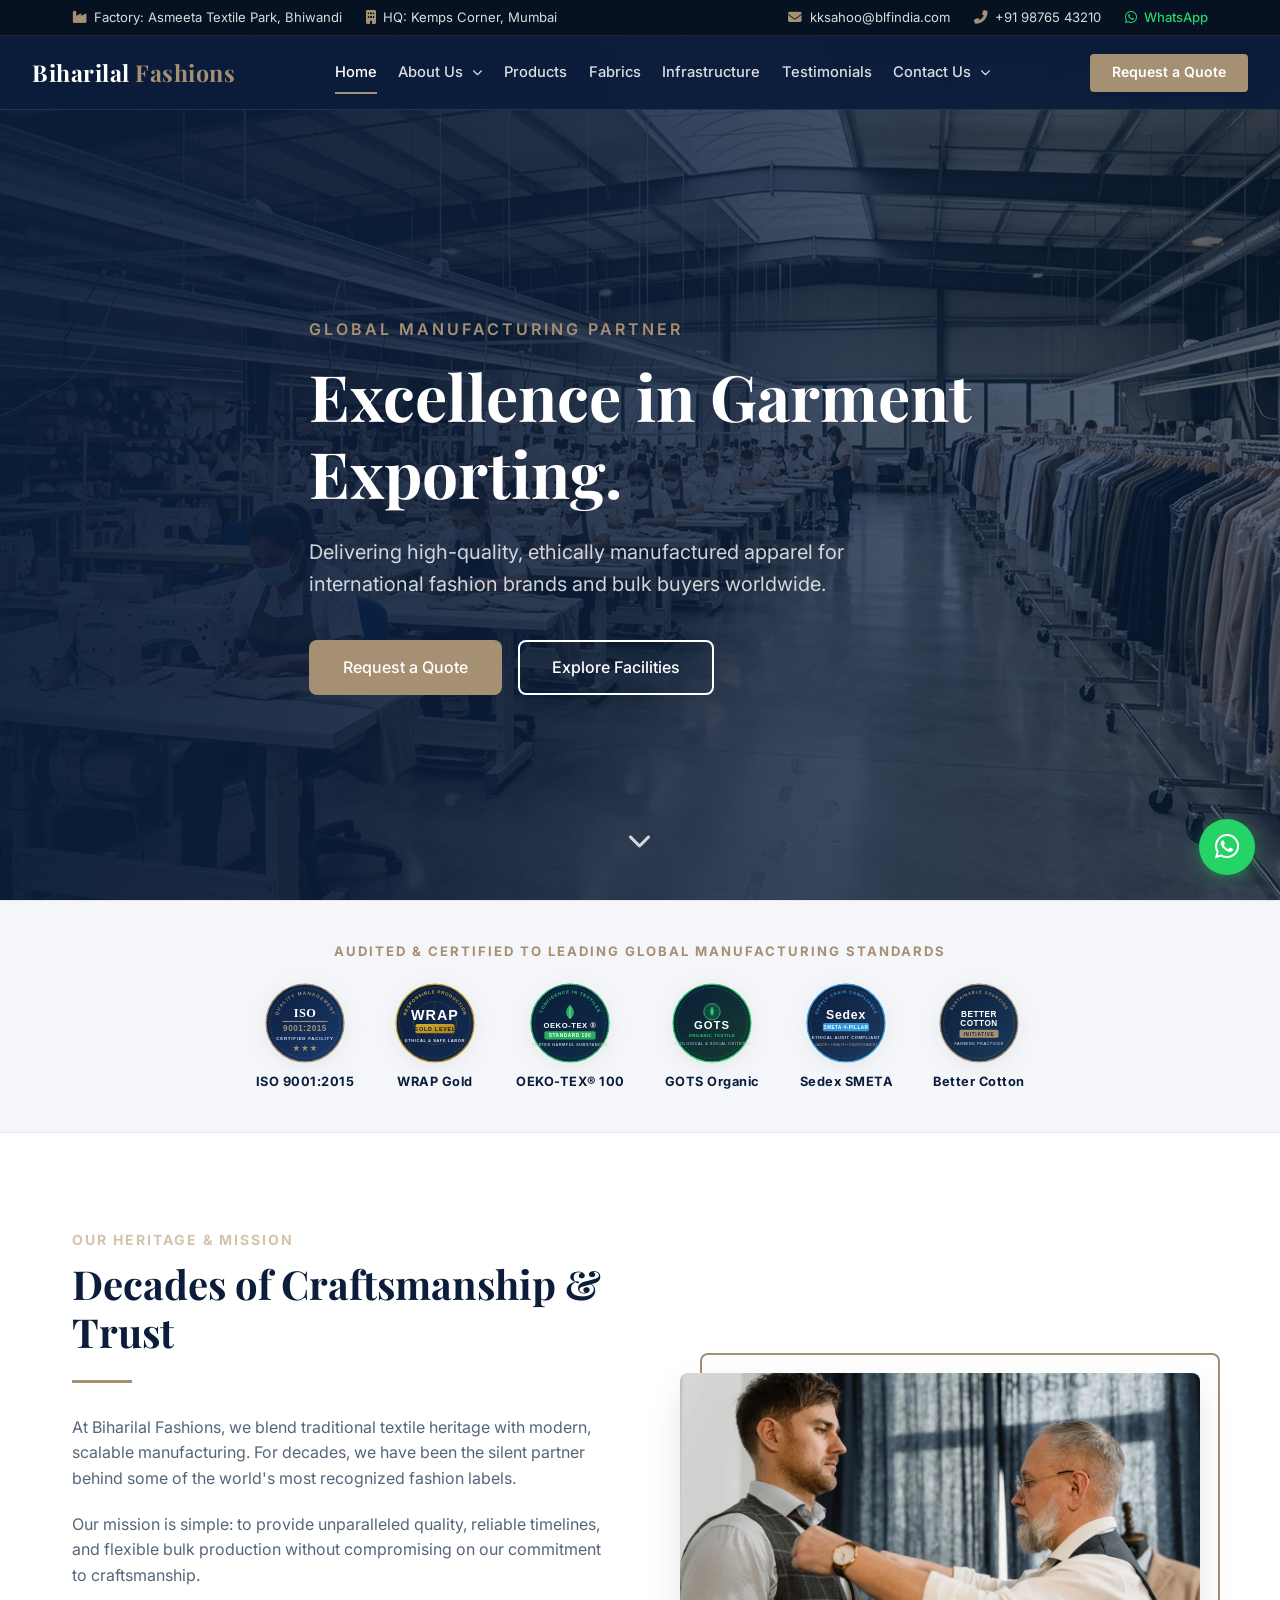
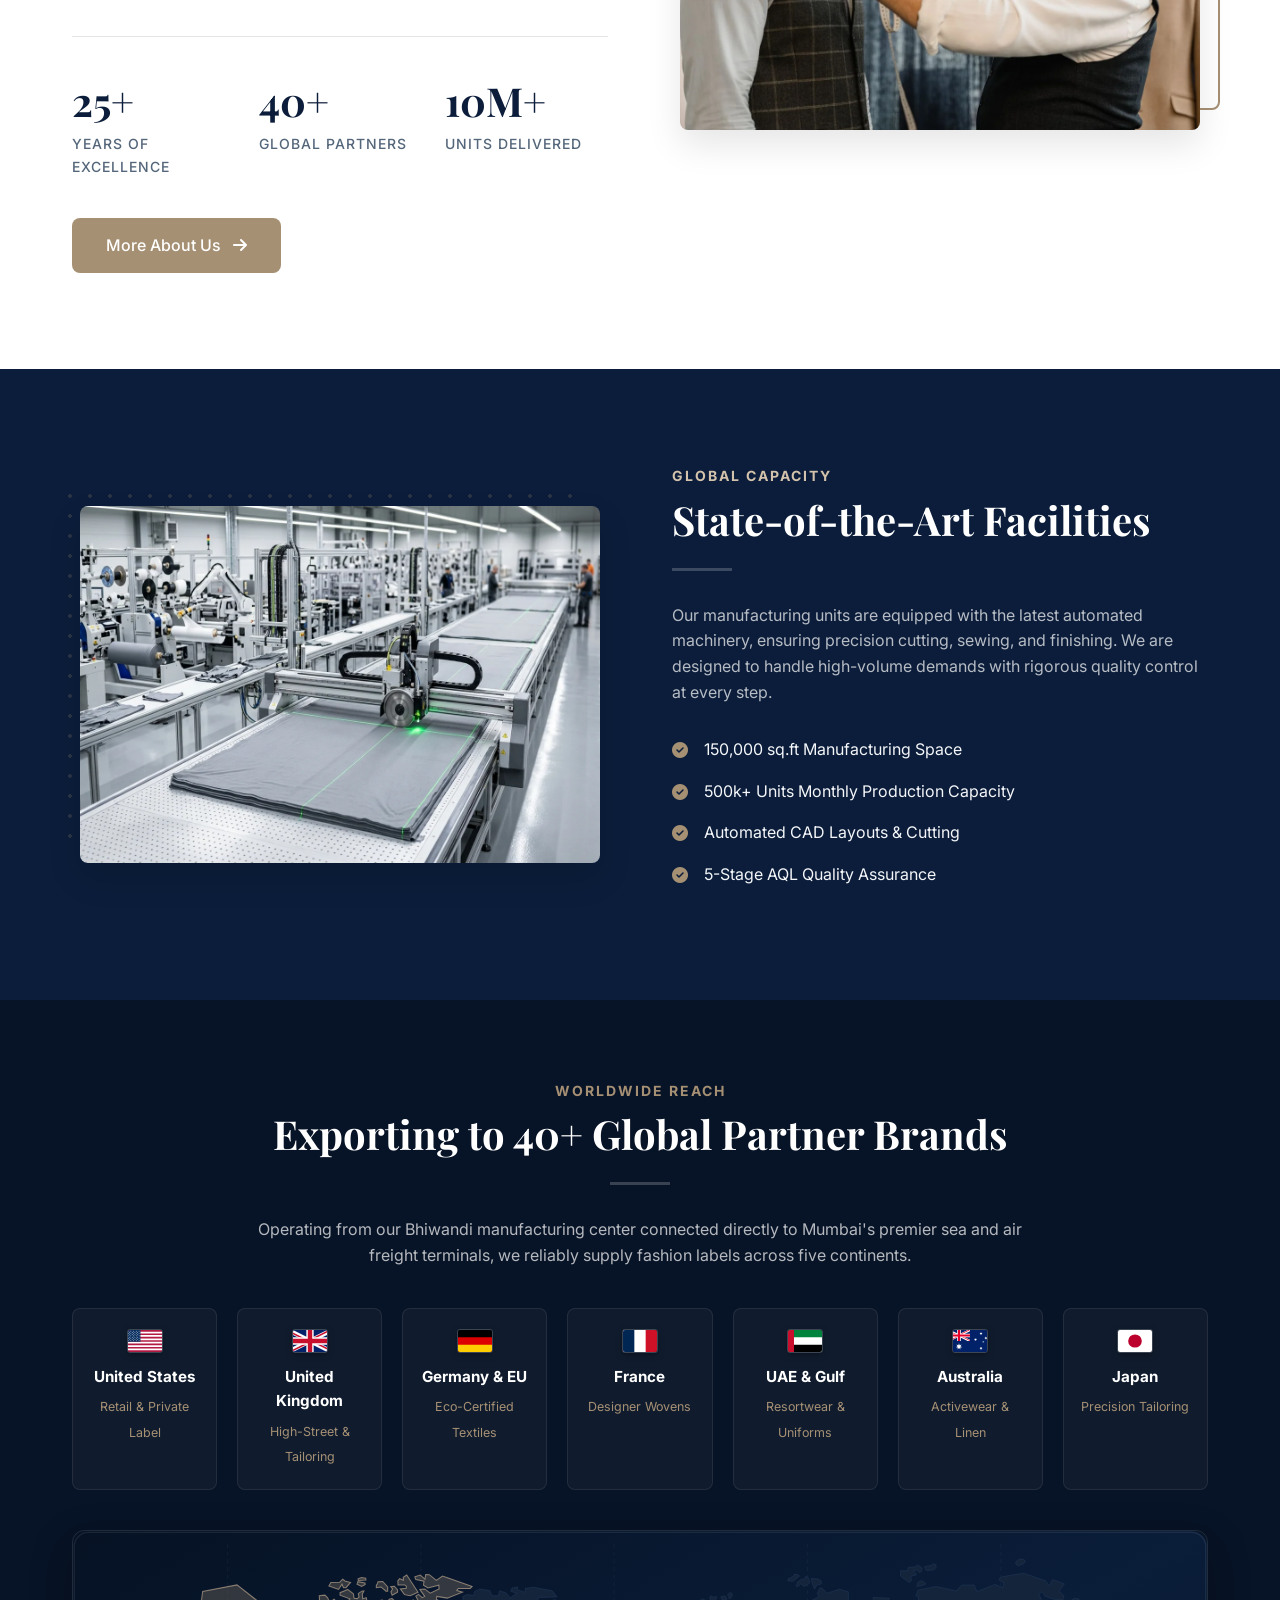
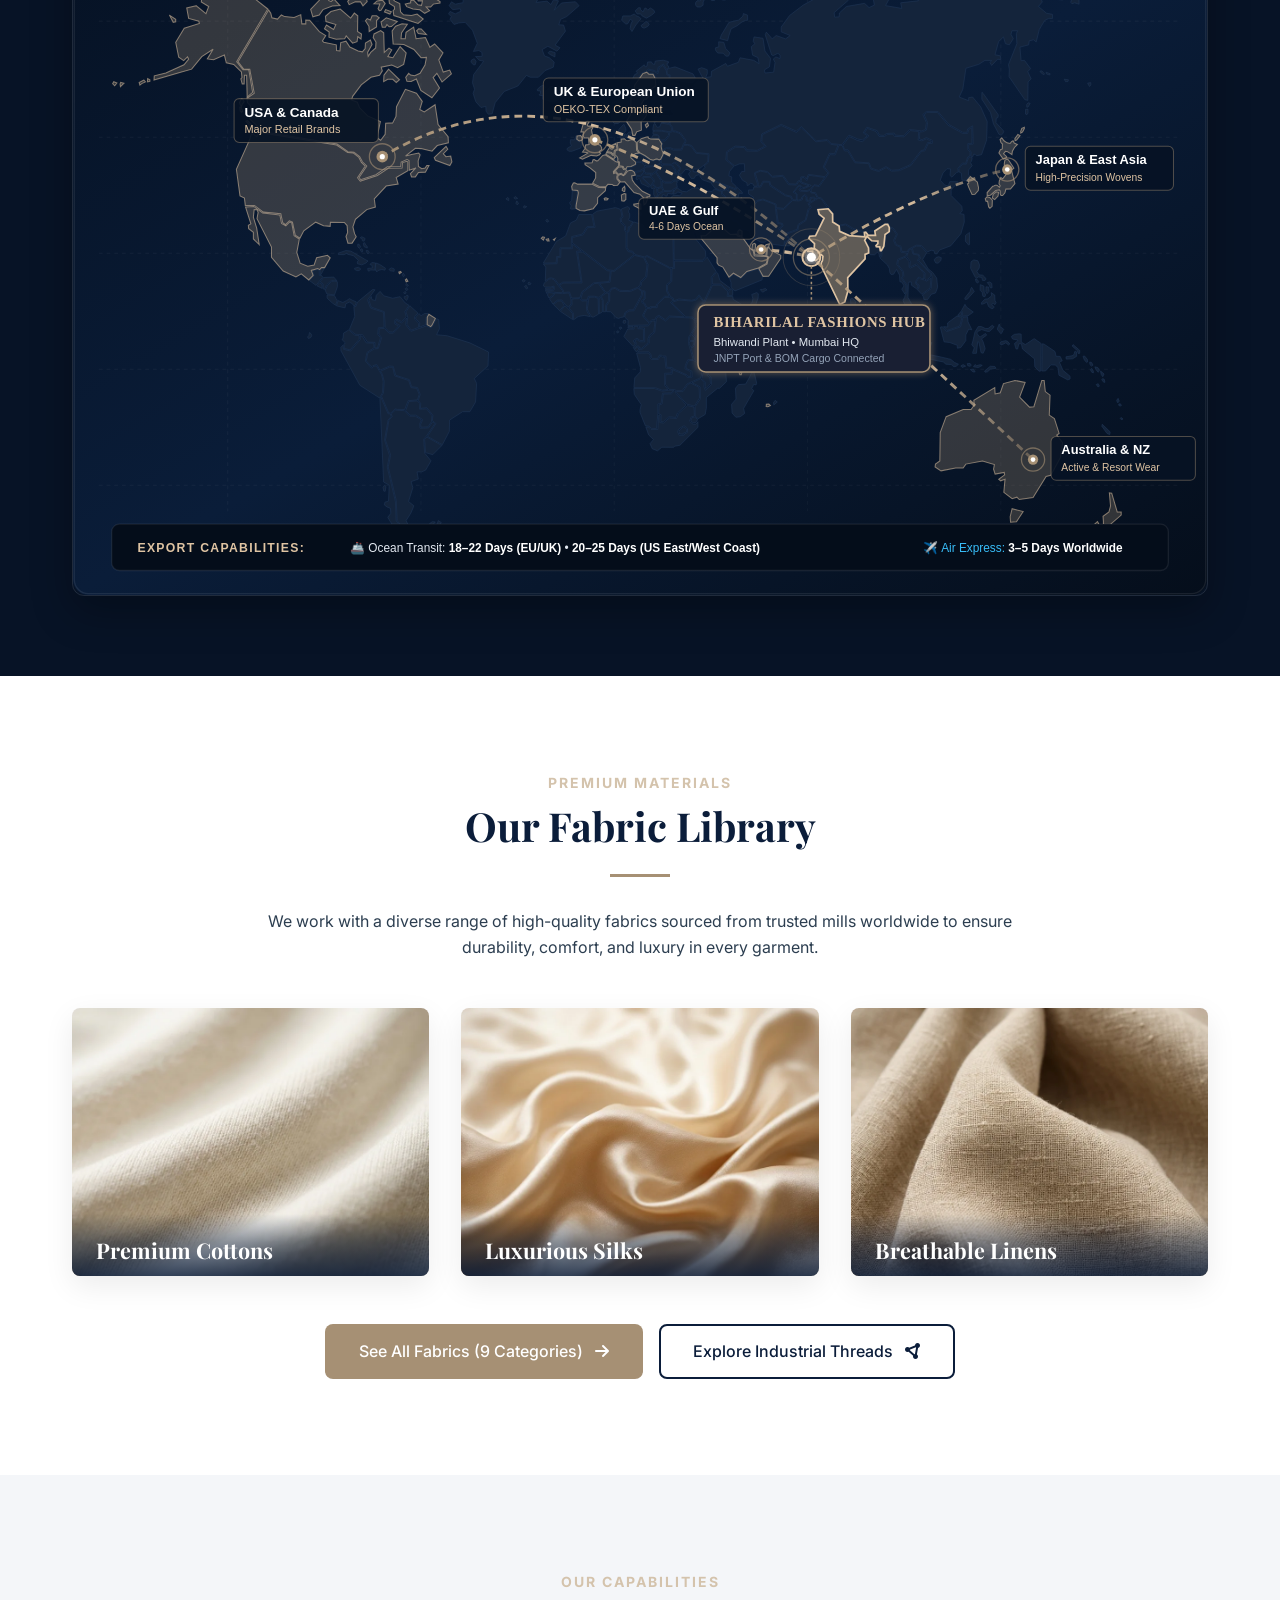
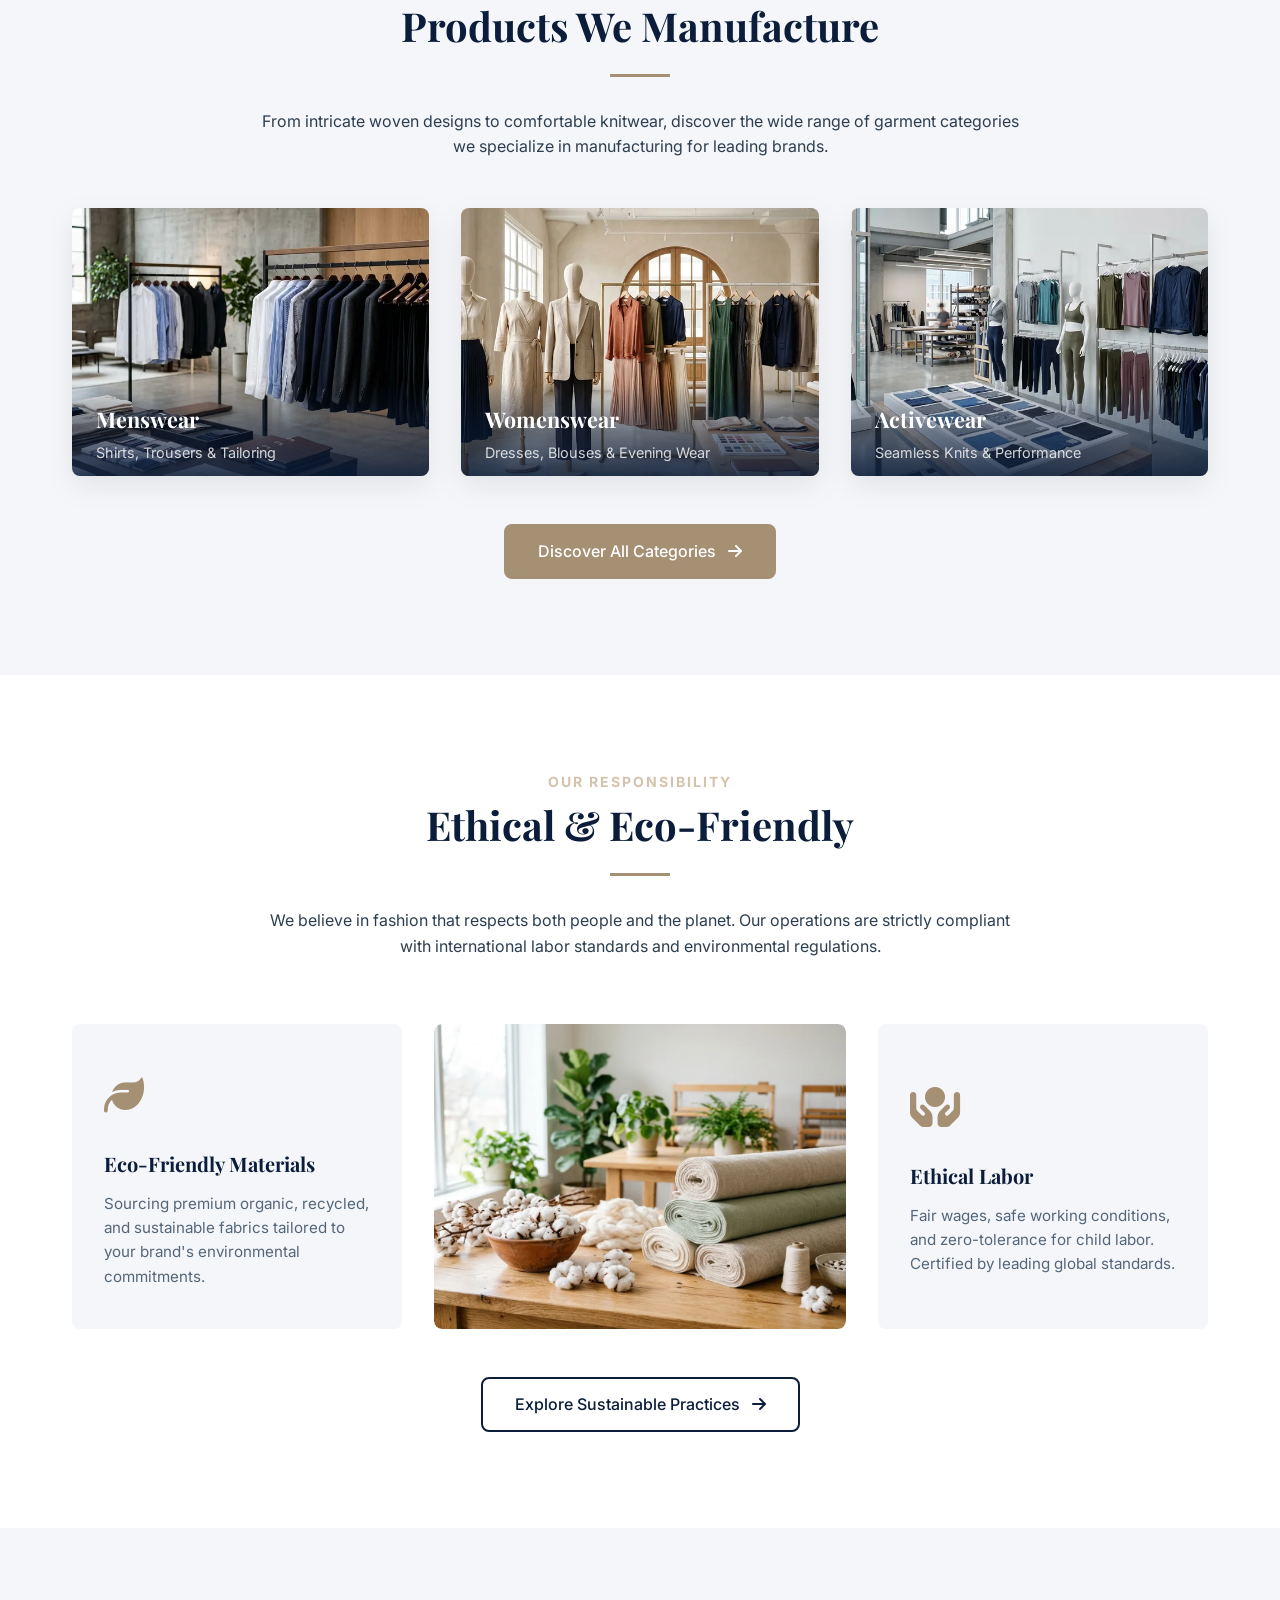
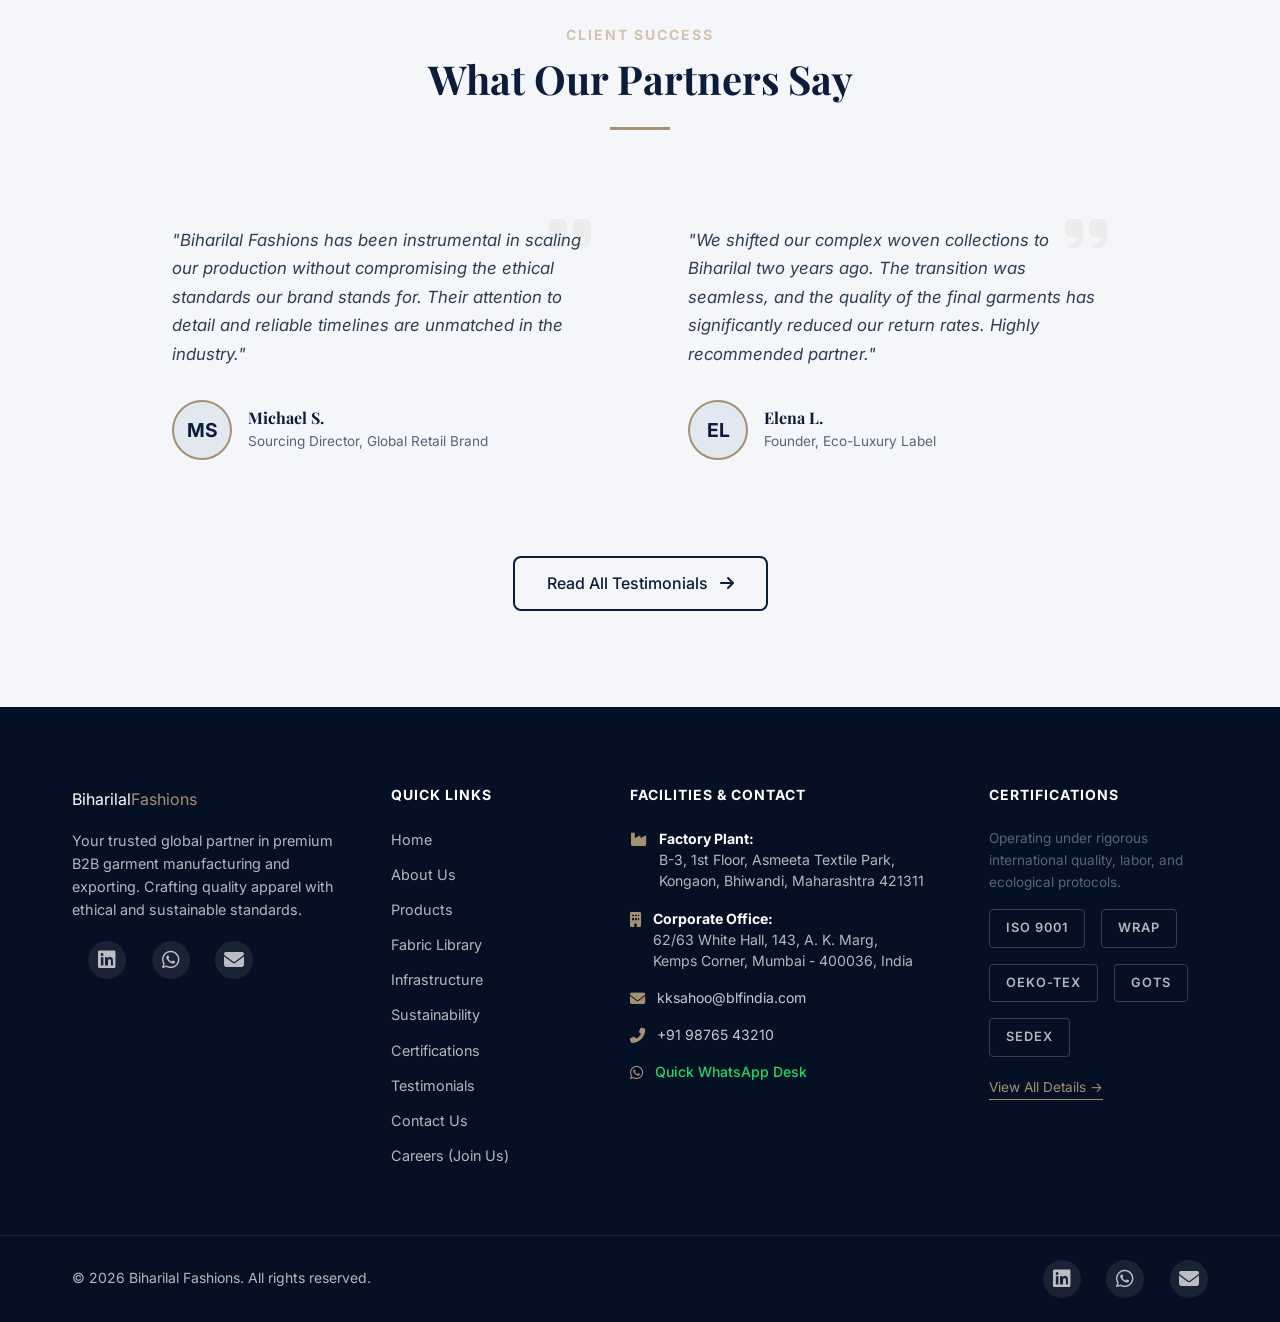
<file: index.html>
<!DOCTYPE html>
<html lang="en">
<head>
    <meta charset="UTF-8">
    <meta name="viewport" content="width=device-width, initial-scale=1.0">
    <title>Biharilal Fashions | Global Garment Manufacturing & Exporting</title>
    <meta name="description" content="Premier B2B garment manufacturer and apparel exporter in India. High-capacity OEM/ODM production for menswear, womenswear, and activewear for global fashion brands.">
    <meta name="robots" content="index, follow">
    <link rel="canonical" href="https://rohitsahoo11.github.io/BLF-Website/">

    <!-- Favicon -->
    <link rel="icon" type="image/svg+xml" href="assets/favicon.svg">
    <link rel="alternate icon" href="favicon.ico">
    <link rel="apple-touch-icon" href="assets/favicon-32x32.png">

    <!-- Open Graph / Facebook / LinkedIn / WhatsApp -->
    <meta property="og:site_name" content="Biharilal Fashions">
    <meta property="og:type" content="website">
    <meta property="og:url" content="https://rohitsahoo11.github.io/BLF-Website/">
    <meta property="og:title" content="Biharilal Fashions | Global Garment Manufacturing & Exporting">
    <meta property="og:description" content="Premier B2B garment manufacturer and apparel exporter in India. High-capacity OEM/ODM production for menswear, womenswear, and activewear for global fashion brands.">
    <meta property="og:image" content="https://rohitsahoo11.github.io/BLF-Website/assets/og_banner.jpg">
    <meta property="og:image:width" content="1200">
    <meta property="og:image:height" content="630">
    <meta property="og:image:alt" content="Biharilal Fashions Garment Manufacturing & Exporting">
    <meta property="og:locale" content="en_US">

    <!-- Twitter Card -->
    <meta name="twitter:card" content="summary_large_image">
    <meta name="twitter:title" content="Biharilal Fashions | Global Garment Manufacturing & Exporting">
    <meta name="twitter:description" content="Premier B2B garment manufacturer and apparel exporter in India. High-capacity OEM/ODM production for menswear, womenswear, and activewear for global fashion brands.">
    <meta name="twitter:image" content="https://rohitsahoo11.github.io/BLF-Website/assets/og_banner.jpg">

    <!-- Fonts & Icons -->
    <link rel="preconnect" href="https://fonts.googleapis.com">
    <link rel="preconnect" href="https://fonts.gstatic.com" crossorigin>
    <link href="https://fonts.googleapis.com/css2?family=Inter:wght@300;400;500;600&family=Playfair+Display:wght@400;600;700&display=swap" rel="stylesheet">
    <link rel="stylesheet" href="https://cdnjs.cloudflare.com/ajax/libs/font-awesome/6.4.0/css/all.min.css">
    <link rel="stylesheet" href="styles.css">
</head>
<body>
    <!-- Header with Quick Contact Bar -->
    <header class="site-header" id="siteHeader">
        <div class="top-bar">
            <div class="container top-bar-container">
                <div class="top-bar-left">
                    <span class="top-bar-item"><i class="fas fa-industry"></i> Factory: Asmeeta Textile Park, Bhiwandi</span>
                    <span class="top-bar-item"><i class="fas fa-building"></i> HQ: Kemps Corner, Mumbai</span>
                </div>
                <div class="top-bar-right">
                    <a href="mailto:kksahoo@blfindia.com" class="top-bar-item"><i class="fas fa-envelope"></i> kksahoo@blfindia.com</a>
                    <a href="tel:+919876543210" class="top-bar-item"><i class="fas fa-phone-alt"></i> +91 98765 43210</a>
                    <a href="https://wa.me/919876543210?text=Hello%20Biharilal%20Fashions,%20we%20have%20an%20export%20inquiry" target="_blank" rel="noopener noreferrer" class="top-bar-item whatsapp-top"><i class="fab fa-whatsapp"></i> WhatsApp</a>
                </div>
            </div>
        </div>
        <nav class="navbar" id="navbar">
            <div class="container nav-container">
                <a href="index.html" class="logo">
                    <span class="logo-text">Biharilal <span class="accent-text">Fashions</span></span>
                </a>
                <div class="nav-links">
                    <a href="index.html#home" class="nav-link active">Home</a>
                    <div class="dropdown">
                        <a href="about.html" class="nav-link">About Us <i class="fas fa-chevron-down" style="font-size: 0.7em; margin-left: 4px;"></i></a>
                        <div class="dropdown-menu">
                            <a href="about.html" class="dropdown-item">Company Overview</a>
                            <a href="certifications.html" class="dropdown-item">Certifications</a>
                            <a href="sustainability.html" class="dropdown-item">Sustainability</a>
                        </div>
                    </div>
                    <a href="products.html" class="nav-link">Products</a>
                    <a href="fabrics.html" class="nav-link">Fabrics</a>
                    <a href="index.html#infrastructure" class="nav-link">Infrastructure</a>
                    <a href="testimonials.html" class="nav-link">Testimonials</a>
                    <div class="dropdown">
                        <a href="contact.html" class="nav-link">Contact Us <i class="fas fa-chevron-down" style="font-size: 0.7em; margin-left: 4px;"></i></a>
                        <div class="dropdown-menu" style="right: 0; left: auto; min-width: 150px;">
                            <a href="contact.html" class="dropdown-item">Get in Touch</a>
                            <a href="join.html" class="dropdown-item">Join Us</a>
                        </div>
                    </div>
                                    <div class="mobile-drawer-cta">
                        <a href="contact.html" class="btn btn-primary btn-block">Request a Quote <i class="fas fa-arrow-right ml-2"></i></a>
                    </div>
                </div>
                <a href="contact.html" class="btn btn-primary nav-btn">Request a Quote</a>
                <button class="mobile-toggle" aria-label="Toggle menu">
                    <i class="fas fa-bars"></i>
                </button>
            </div>
        </nav>
    </header>

    <!-- Hero Section -->
    <section id="home" class="hero">
        <div class="hero-bg" style="background-image: url('assets/hero_garment.webp');"></div>
        <div class="hero-overlay"></div>
        <div class="container hero-content">
            <span class="subtitle">Global Manufacturing Partner</span>
            <h1 class="hero-title">Excellence in Garment <br>Exporting.</h1>
            <p class="hero-desc">Delivering high-quality, ethically manufactured apparel for international fashion brands and bulk buyers worldwide.</p>
            <div class="hero-actions">
                <a href="contact.html" class="btn btn-primary">Request a Quote</a>
                <a href="#infrastructure" class="btn btn-secondary">Explore Facilities</a>
            </div>
        </div>
        <div class="scroll-indicator">
            <a href="#about"><i class="fas fa-chevron-down"></i></a>
        </div>
    </section>

    <!-- Trust Accreditations Strip -->
    <section class="trust-cert-strip">
        <div class="container trust-cert-container fade-in-up">
            <span class="trust-cert-title">Audited & Certified to Leading Global Manufacturing Standards</span>
            <div class="trust-cert-grid">
                <a href="certifications.html" class="trust-badge-link" title="ISO 9001:2015 Certified Quality Management">
                    <img src="assets/cert_iso9001.svg" alt="ISO 9001:2015 Certified" class="trust-badge-img" width="82" height="82" loading="lazy">
                    <span class="trust-badge-name">ISO 9001:2015</span>
                </a>
                <a href="certifications.html" class="trust-badge-link" title="WRAP Gold Level Certified Ethical Manufacturing">
                    <img src="assets/cert_wrap.svg" alt="WRAP Gold Certified" class="trust-badge-img" width="82" height="82" loading="lazy">
                    <span class="trust-badge-name">WRAP Gold</span>
                </a>
                <a href="certifications.html" class="trust-badge-link" title="OEKO-TEX Standard 100 Ecological Safety">
                    <img src="assets/cert_oekotex.svg" alt="OEKO-TEX Standard 100" class="trust-badge-img" width="82" height="82" loading="lazy">
                    <span class="trust-badge-name">OEKO-TEX® 100</span>
                </a>
                <a href="certifications.html" class="trust-badge-link" title="Global Organic Textile Standard Certified">
                    <img src="assets/cert_gots.svg" alt="GOTS Organic Certified" class="trust-badge-img" width="82" height="82" loading="lazy">
                    <span class="trust-badge-name">GOTS Organic</span>
                </a>
                <a href="certifications.html" class="trust-badge-link" title="Sedex SMETA 4-Pillar Audited Facility">
                    <img src="assets/cert_sedex.svg" alt="Sedex SMETA Audited" class="trust-badge-img" width="82" height="82" loading="lazy">
                    <span class="trust-badge-name">Sedex SMETA</span>
                </a>
                <a href="certifications.html" class="trust-badge-link" title="Better Cotton Initiative Member">
                    <img src="assets/cert_bci.svg" alt="Better Cotton Initiative" class="trust-badge-img" width="82" height="82" loading="lazy">
                    <span class="trust-badge-name">Better Cotton</span>
                </a>
            </div>
        </div>
    </section>

    <!-- About Section -->
    <section id="about" class="section">
        <div class="container split-container fade-in-up">
            <div class="split-content">
                <span class="section-subtitle">Our Heritage & Mission</span>
                <h2 class="section-title">Decades of Craftsmanship & Trust</h2>
                <div class="divider"></div>
                <p>At Biharilal Fashions, we blend traditional textile heritage with modern, scalable manufacturing. For decades, we have been the silent partner behind some of the world's most recognized fashion labels.</p>
                <p>Our mission is simple: to provide unparalleled quality, reliable timelines, and flexible bulk production without compromising on our commitment to craftsmanship.</p>
                
                <div class="stats-grid">
                    <div class="stat-item">
                        <span class="stat-num">25+</span>
                        <span class="stat-label">Years of Excellence</span>
                    </div>
                    <div class="stat-item">
                        <span class="stat-num">40+</span>
                        <span class="stat-label">Global Partners</span>
                    </div>
                    <div class="stat-item">
                        <span class="stat-num">10M+</span>
                        <span class="stat-label">Units Delivered</span>
                    </div>
                </div>
                
                <div style="margin-top: 2.5rem;">
                    <a href="about.html" class="btn btn-primary">More About Us <i class="fas fa-arrow-right ml-2"></i></a>
                </div>
            </div>
            <div class="split-image-container">
                <img src="assets/about_heritage.webp" alt="Master tailor and artisan cutting fabric with precision tailoring shears at Biharilal Fashions" class="split-image" width="1200" height="800" loading="lazy">
                <div class="image-accent"></div>
            </div>
        </div>
    </section>

    <!-- Infrastructure Section -->
    <section id="infrastructure" class="section section-dark">
        <div class="container split-container split-reverse fade-in-up">
            <div class="split-content">
                <span class="section-subtitle">Global Capacity</span>
                <h2 class="section-title text-light">State-of-the-Art Facilities</h2>
                <div class="divider divider-light"></div>
                <p class="text-light-muted">Our manufacturing units are equipped with the latest automated machinery, ensuring precision cutting, sewing, and finishing. We are designed to handle high-volume demands with rigorous quality control at every step.</p>
                
                <ul class="feature-list">
                    <li><i class="fas fa-check-circle text-accent"></i> 150,000 sq.ft Manufacturing Space</li>
                    <li><i class="fas fa-check-circle text-accent"></i> 500k+ Units Monthly Production Capacity</li>
                    <li><i class="fas fa-check-circle text-accent"></i> Automated CAD Layouts & Cutting</li>
                    <li><i class="fas fa-check-circle text-accent"></i> 5-Stage AQL Quality Assurance</li>
                </ul>
            </div>
            <div class="split-image-container">
                <img src="assets/infrastructure_factory.webp" alt="State-of-the-art automated garment manufacturing facility with 500k+ monthly capacity" class="split-image" width="1200" height="800" loading="lazy">
                <div class="image-accent pattern-dots"></div>
            </div>
        </div>
    </section>

    <!-- Global Export Destinations Section -->
    <section class="export-markets-section section">
        <div class="container fade-in-up">
            <div class="text-center section-header">
                <span class="section-subtitle" style="color: var(--accent-earth);">Worldwide Reach</span>
                <h2 class="section-title text-light">Exporting to 40+ Global Partner Brands</h2>
                <div class="divider center-divider divider-light"></div>
                <p class="max-w-3xl mx-auto text-light-muted">Operating from our Bhiwandi manufacturing center connected directly to Mumbai's premier sea and air freight terminals, we reliably supply fashion labels across five continents.</p>
            </div>

            <!-- Country Badges -->
            <div class="export-destinations-grid">
                <div class="export-destination-card">
                    <div class="destination-flag">
                        <img src="assets/flags/flag_us.svg" alt="United States Flag" class="destination-flag-img" width="36" height="24">
                    </div>
                    <div class="destination-country">United States</div>
                    <span class="destination-specialty">Retail &amp; Private Label</span>
                </div>
                <div class="export-destination-card">
                    <div class="destination-flag">
                        <img src="assets/flags/flag_gb.svg" alt="United Kingdom Flag" class="destination-flag-img" width="36" height="24">
                    </div>
                    <div class="destination-country">United Kingdom</div>
                    <span class="destination-specialty">High-Street &amp; Tailoring</span>
                </div>
                <div class="export-destination-card">
                    <div class="destination-flag">
                        <img src="assets/flags/flag_de.svg" alt="Germany Flag" class="destination-flag-img" width="36" height="24">
                    </div>
                    <div class="destination-country">Germany &amp; EU</div>
                    <span class="destination-specialty">Eco-Certified Textiles</span>
                </div>
                <div class="export-destination-card">
                    <div class="destination-flag">
                        <img src="assets/flags/flag_fr.svg" alt="France Flag" class="destination-flag-img" width="36" height="24">
                    </div>
                    <div class="destination-country">France</div>
                    <span class="destination-specialty">Designer Wovens</span>
                </div>
                <div class="export-destination-card">
                    <div class="destination-flag">
                        <img src="assets/flags/flag_ae.svg" alt="United Arab Emirates Flag" class="destination-flag-img" width="36" height="24">
                    </div>
                    <div class="destination-country">UAE &amp; Gulf</div>
                    <span class="destination-specialty">Resortwear &amp; Uniforms</span>
                </div>
                <div class="export-destination-card">
                    <div class="destination-flag">
                        <img src="assets/flags/flag_au.svg" alt="Australia Flag" class="destination-flag-img" width="36" height="24">
                    </div>
                    <div class="destination-country">Australia</div>
                    <span class="destination-specialty">Activewear &amp; Linen</span>
                </div>
                <div class="export-destination-card">
                    <div class="destination-flag">
                        <img src="assets/flags/flag_jp.svg" alt="Japan Flag" class="destination-flag-img" width="36" height="24">
                    </div>
                    <div class="destination-country">Japan</div>
                    <span class="destination-specialty">Precision Tailoring</span>
                </div>
            </div>

            <!-- Export Hub Map Visual -->
            <div class="export-map-wrapper">
                <img src="assets/global_export_map.svg" alt="Biharilal Fashions global garment export shipping routes from Mumbai port" width="880" height="515" loading="lazy" style="width: 100%; height: auto; display: block;">
            </div>
        </div>
    </section>

    <!-- Fabrics Section -->
    <section id="fabrics" class="section">
        <div class="container fade-in-up">
            <div class="text-center section-header">
                <span class="section-subtitle">Premium Materials</span>
                <h2 class="section-title">Our Fabric Library</h2>
                <div class="divider center-divider"></div>
                <p class="max-w-3xl mx-auto mb-8">We work with a diverse range of high-quality fabrics sourced from trusted mills worldwide to ensure durability, comfort, and luxury in every garment.</p>
            </div>
            
            <div class="fabric-preview-grid">
                <div class="fabric-preview-card">
                    <img src="assets/fabric_cotton.webp" alt="Premium 100% combed organic cotton fabric detail" class="fabric-preview-img" width="800" height="600" loading="lazy">
                    <div class="fabric-preview-overlay">
                        <h3>Premium Cottons</h3>
                    </div>
                </div>
                <div class="fabric-preview-card">
                    <img src="assets/fabric_silk.webp" alt="Luxurious pure mulberry silk fabric detail" class="fabric-preview-img" width="800" height="600" loading="lazy">
                    <div class="fabric-preview-overlay">
                        <h3>Luxurious Silks</h3>
                    </div>
                </div>
                <div class="fabric-preview-card">
                    <img src="assets/fabric_linen.webp" alt="Breathable European natural flax linen fabric detail" class="fabric-preview-img" width="800" height="600" loading="lazy">
                    <div class="fabric-preview-overlay">
                        <h3>Breathable Linens</h3>
                    </div>
                </div>
            </div>
            <div class="text-center mt-4" style="margin-top: 3rem; display: flex; justify-content: center; gap: 1rem; flex-wrap: wrap;">
                <a href="fabrics.html" class="btn btn-primary">See All Fabrics (9 Categories) <i class="fas fa-arrow-right ml-2"></i></a>
                <a href="fabrics.html#threads" class="btn btn-secondary" style="border-color: var(--primary-dark); color: var(--primary-dark);">Explore Industrial Threads <i class="fas fa-circle-nodes ml-2"></i></a>
            </div>
        </div>
    </section>

    <!-- Products Section -->
    <section id="products" class="section section-muted">
        <div class="container fade-in-up">
            <div class="text-center section-header">
                <span class="section-subtitle">Our Capabilities</span>
                <h2 class="section-title">Products We Manufacture</h2>
                <div class="divider center-divider"></div>
                <p class="max-w-3xl mx-auto mb-8">From intricate woven designs to comfortable knitwear, discover the wide range of garment categories we specialize in manufacturing for leading brands.</p>
            </div>
            
            <div class="fabric-preview-grid">
                <div class="fabric-preview-card">
                    <img src="assets/product_menswear.webp" alt="Menswear garment production — tailored shirts, trousers, and blazers" class="fabric-preview-img" width="640" height="640" loading="lazy">
                    <div class="fabric-preview-overlay">
                        <h3>Menswear</h3>
                        <p style="color: rgba(255,255,255,0.8); font-size: 0.9rem; margin-top: 0.5rem;">Shirts, Trousers & Tailoring</p>
                    </div>
                </div>
                <div class="fabric-preview-card">
                    <img src="assets/product_womenswear.webp" alt="Womenswear garment production — designer dresses, silk blouses, and woven separates" class="fabric-preview-img" width="640" height="640" loading="lazy">
                    <div class="fabric-preview-overlay">
                        <h3>Womenswear</h3>
                        <p style="color: rgba(255,255,255,0.8); font-size: 0.9rem; margin-top: 0.5rem;">Dresses, Blouses & Evening Wear</p>
                    </div>
                </div>
                <div class="fabric-preview-card">
                    <img src="assets/product_activewear.webp" alt="Technical activewear and performance sportswear apparel production" class="fabric-preview-img" width="640" height="640" loading="lazy">
                    <div class="fabric-preview-overlay">
                        <h3>Activewear</h3>
                        <p style="color: rgba(255,255,255,0.8); font-size: 0.9rem; margin-top: 0.5rem;">Seamless Knits & Performance</p>
                    </div>
                </div>
            </div>
            
            <div class="text-center mt-4" style="margin-top: 3rem;">
                <a href="products.html" class="btn btn-primary">Discover All Categories <i class="fas fa-arrow-right ml-2"></i></a>
            </div>
        </div>
    </section>

    <!-- Sustainability Section -->
    <section id="sustainability" class="section">
        <div class="container fade-in-up">
            <div class="text-center section-header">
                <span class="section-subtitle">Our Responsibility</span>
                <h2 class="section-title">Ethical & Eco-Friendly</h2>
                <div class="divider center-divider"></div>
                <p class="max-w-3xl mx-auto">We believe in fashion that respects both people and the planet. Our operations are strictly compliant with international labor standards and environmental regulations.</p>
            </div>
            
            <div class="sustainability-grid">
                <div class="sus-card">
                    <div class="sus-icon"><i class="fas fa-leaf"></i></div>
                    <h3>Eco-Friendly Materials</h3>
                    <p>Sourcing premium organic, recycled, and sustainable fabrics tailored to your brand's environmental commitments.</p>
                </div>
                <div class="sus-card card-featured">
                    <img src="assets/sustainability_fabric.webp" alt="Eco-friendly organic and recycled fabric rolls certified to global standards" class="sus-image" width="1200" height="800" loading="lazy">
                </div>
                <div class="sus-card">
                    <div class="sus-icon"><i class="fas fa-hands-holding-circle"></i></div>
                    <h3>Ethical Labor</h3>
                    <p>Fair wages, safe working conditions, and zero-tolerance for child labor. Certified by leading global standards.</p>
                </div>
            </div>
            
            <div class="text-center" style="margin-top: 3rem;">
                <a href="sustainability.html" class="btn btn-secondary" style="color: var(--primary-dark); border-color: var(--primary-dark);">Explore Sustainable Practices <i class="fas fa-arrow-right ml-2"></i></a>
            </div>
        </div>
    </section>

    <!-- Featured Testimonials Section -->
    <section id="testimonials" class="section section-muted">
        <div class="container fade-in-up">
            <div class="text-center section-header">
                <span class="section-subtitle">Client Success</span>
                <h2 class="section-title">What Our Partners Say</h2>
                <div class="divider center-divider"></div>
            </div>
            
            <div class="testimonials-grid" style="max-width: 1000px; margin-left: auto; margin-right: auto;">
                <div class="testimonial-card">
                    <i class="fas fa-quote-right quote-icon"></i>
                    <p class="testimonial-text">"Biharilal Fashions has been instrumental in scaling our production without compromising the ethical standards our brand stands for. Their attention to detail and reliable timelines are unmatched in the industry."</p>
                    <div class="testimonial-author">
                        <div class="author-avatar">MS</div>
                        <div class="author-info">
                            <h3>Michael S.</h3>
                            <p>Sourcing Director, Global Retail Brand</p>
                        </div>
                    </div>
                </div>
                
                <div class="testimonial-card">
                    <i class="fas fa-quote-right quote-icon"></i>
                    <p class="testimonial-text">"We shifted our complex woven collections to Biharilal two years ago. The transition was seamless, and the quality of the final garments has significantly reduced our return rates. Highly recommended partner."</p>
                    <div class="testimonial-author">
                        <div class="author-avatar">EL</div>
                        <div class="author-info">
                            <h3>Elena L.</h3>
                            <p>Founder, Eco-Luxury Label</p>
                        </div>
                    </div>
                </div>
            </div>
            
            <div class="text-center" style="margin-top: 3rem;">
                <a href="testimonials.html" class="btn btn-secondary" style="color: var(--primary-dark); border-color: var(--primary-dark);">Read All Testimonials <i class="fas fa-arrow-right ml-2"></i></a>
            </div>
        </div>
    </section>

    <!-- Footer -->
    <footer class="footer">
        <div class="container footer-container">
            <div class="footer-brand">
                <a href="index.html" class="logo text-light">Biharilal <span class="accent-text">Fashions</span></a>
                <p class="footer-desc">Your trusted global partner in premium B2B garment manufacturing and exporting. Crafting quality apparel with ethical and sustainable standards.</p>
                <div class="social-links">
                    <a href="https://www.linkedin.com/company/biharilal-fashions" target="_blank" rel="noopener noreferrer" aria-label="Biharilal Fashions on LinkedIn"><i class="fab fa-linkedin"></i></a>
                    <a href="https://wa.me/919876543210?text=Hello%20Biharilal%20Fashions,%20we%20have%20an%20export%20inquiry" target="_blank" rel="noopener noreferrer" aria-label="WhatsApp Export Desk"><i class="fab fa-whatsapp"></i></a>
                    <a href="mailto:kksahoo@blfindia.com" aria-label="Email Biharilal Fashions"><i class="fas fa-envelope"></i></a>
                </div>
            </div>
            <div class="footer-links">
                <h4>Quick Links</h4>
                <a href="index.html">Home</a>
                <a href="about.html">About Us</a>
                <a href="products.html">Products</a>
                <a href="fabrics.html">Fabric Library</a>
                <a href="index.html#infrastructure">Infrastructure</a>
                <a href="sustainability.html">Sustainability</a>
                <a href="certifications.html">Certifications</a>
                <a href="testimonials.html">Testimonials</a>
                <a href="contact.html">Contact Us</a>
                <a href="join.html">Careers (Join Us)</a>
            </div>
            <div class="footer-contact">
                <h4>Facilities & Contact</h4>
                <div class="footer-contact-item">
                    <i class="fas fa-industry"></i>
                    <div>
                        <strong style="color: #fff;">Factory Plant:</strong><br>
                        B-3, 1st Floor, Asmeeta Textile Park,<br>Kongaon, Bhiwandi, Maharashtra 421311
                    </div>
                </div>
                <div class="footer-contact-item">
                    <i class="fas fa-building"></i>
                    <div>
                        <strong style="color: #fff;">Corporate Office:</strong><br>
                        62/63 White Hall, 143, A. K. Marg,<br>Kemps Corner, Mumbai - 400036, India
                    </div>
                </div>
                <div class="footer-contact-item">
                    <i class="fas fa-envelope"></i>
                    <div>
                        <a href="mailto:kksahoo@blfindia.com">kksahoo@blfindia.com</a>
                    </div>
                </div>
                <div class="footer-contact-item">
                    <i class="fas fa-phone-alt"></i>
                    <div>
                        <a href="tel:+919876543210">+91 98765 43210</a>
                    </div>
                </div>
                <div class="footer-contact-item wa">
                    <i class="fab fa-whatsapp"></i>
                    <div>
                        <a href="https://wa.me/919876543210?text=Hello%20Biharilal%20Fashions,%20we%20have%20an%20export%20inquiry" target="_blank" rel="noopener noreferrer">Quick WhatsApp Desk</a>
                    </div>
                </div>
            </div>
            <div class="footer-cert">
                <h4>Certifications</h4>
                <p style="font-size: 0.85rem; color: var(--text-light); margin-bottom: 1rem;">Operating under rigorous international quality, labor, and ecological protocols.</p>
                <div class="cert-icons">
                    <span class="cert-badge">ISO 9001</span>
                    <span class="cert-badge">WRAP</span>
                    <span class="cert-badge">OEKO-TEX</span>
                    <span class="cert-badge">GOTS</span>
                    <span class="cert-badge">SEDEX</span>
                </div>
                <a href="certifications.html" style="display: inline-block; margin-top: 1.25rem; color: var(--accent-earth); font-size: 0.85rem; text-decoration: none; border-bottom: 1px solid var(--accent-earth); transition: var(--transition);">View All Details &rarr;</a>
            </div>
        </div>
        <div class="footer-bottom">
            <div class="container bottom-flex">
                <p>&copy; <span id="year"></span> Biharilal Fashions. All rights reserved.</p>
                <div class="social-links" style="margin-top: 0;">
                    <a href="https://www.linkedin.com/company/biharilal-fashions" target="_blank" rel="noopener noreferrer" aria-label="LinkedIn"><i class="fab fa-linkedin"></i></a>
                    <a href="https://wa.me/919876543210?text=Hello%20Biharilal%20Fashions" target="_blank" rel="noopener noreferrer" aria-label="WhatsApp"><i class="fab fa-whatsapp"></i></a>
                    <a href="mailto:kksahoo@blfindia.com" aria-label="Email"><i class="fas fa-envelope"></i></a>
                </div>
            </div>
        </div>
    </footer>

    <!-- WhatsApp Floating Action -->
    <a href="https://wa.me/919876543210?text=Hello%20Biharilal%20Fashions,%20we%20have%20an%20export%20inquiry" class="whatsapp-float" target="_blank" rel="noopener noreferrer" aria-label="Direct WhatsApp Chat with Export Desk">
        <i class="fab fa-whatsapp"></i>
        <span class="whatsapp-tooltip">Chat with Export Desk</span>
    </a>

    <script src="script.js"></script>
</body>
</html>
</file>
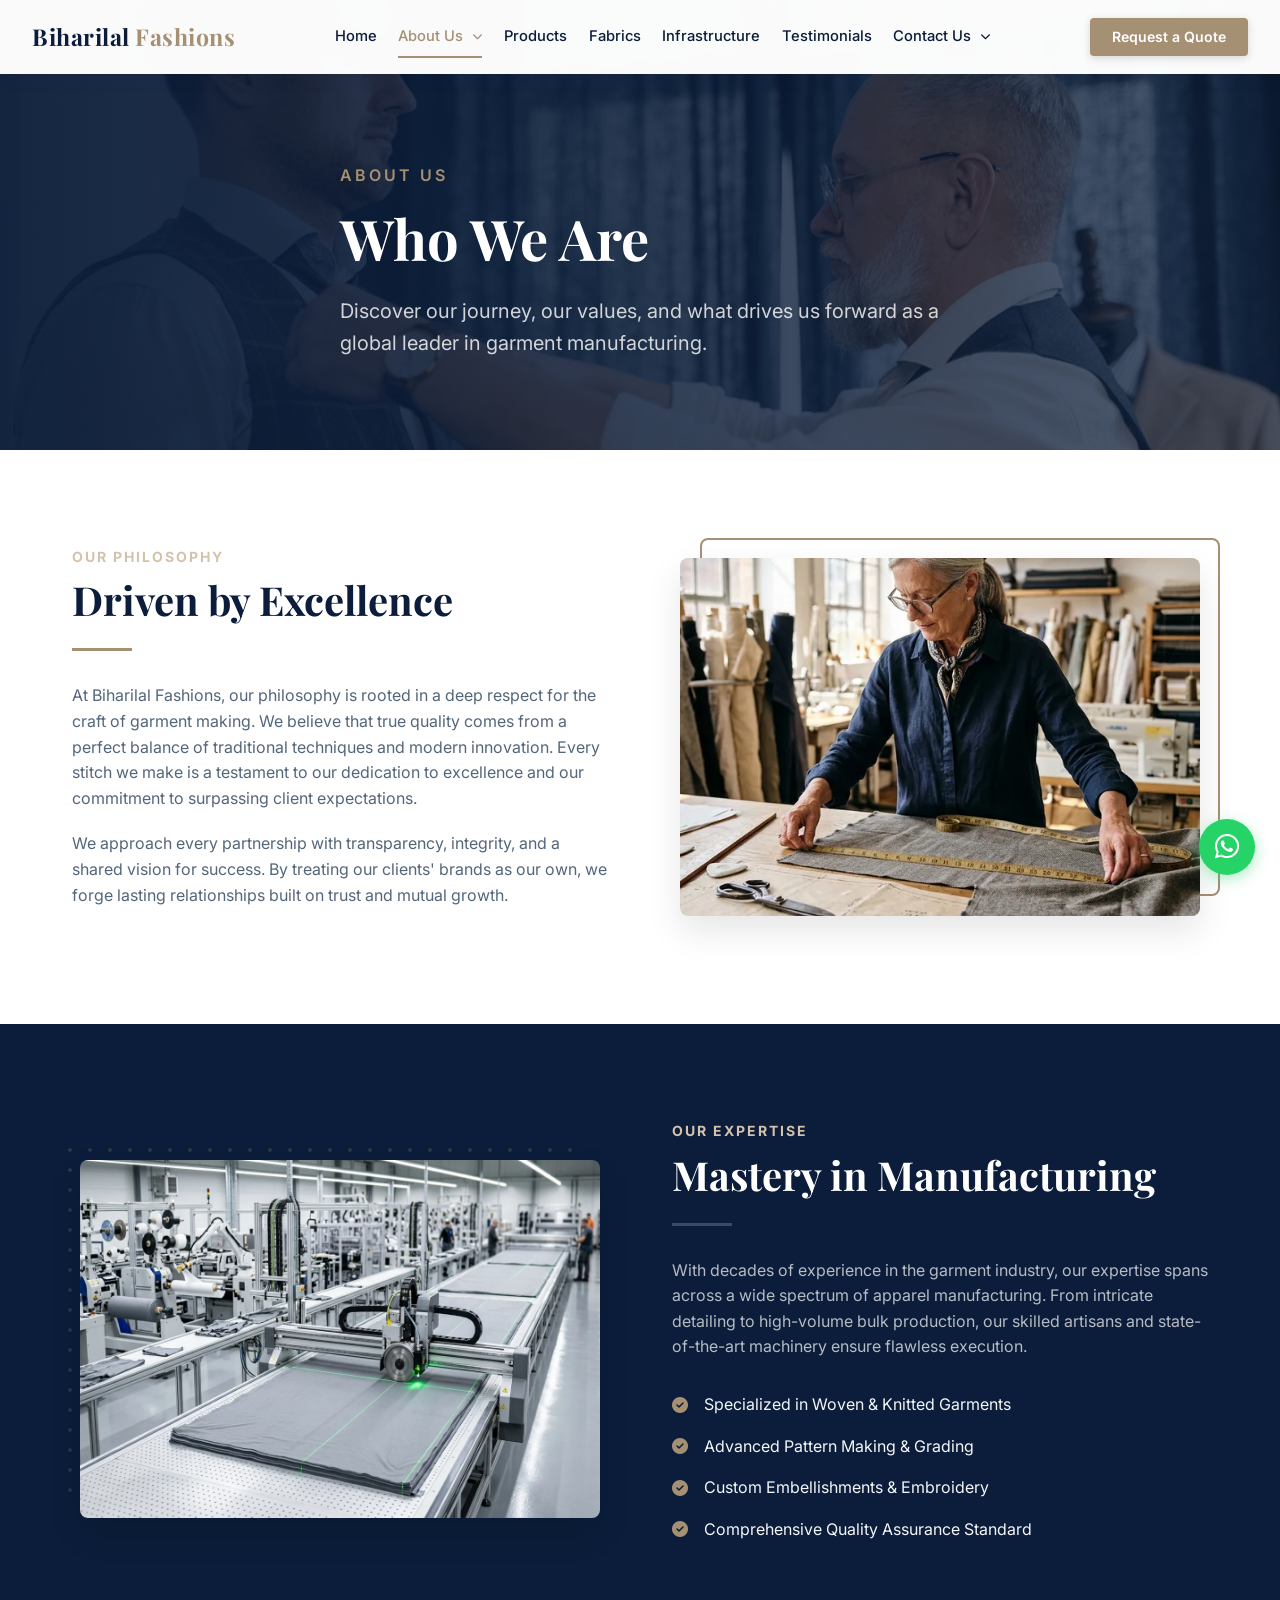
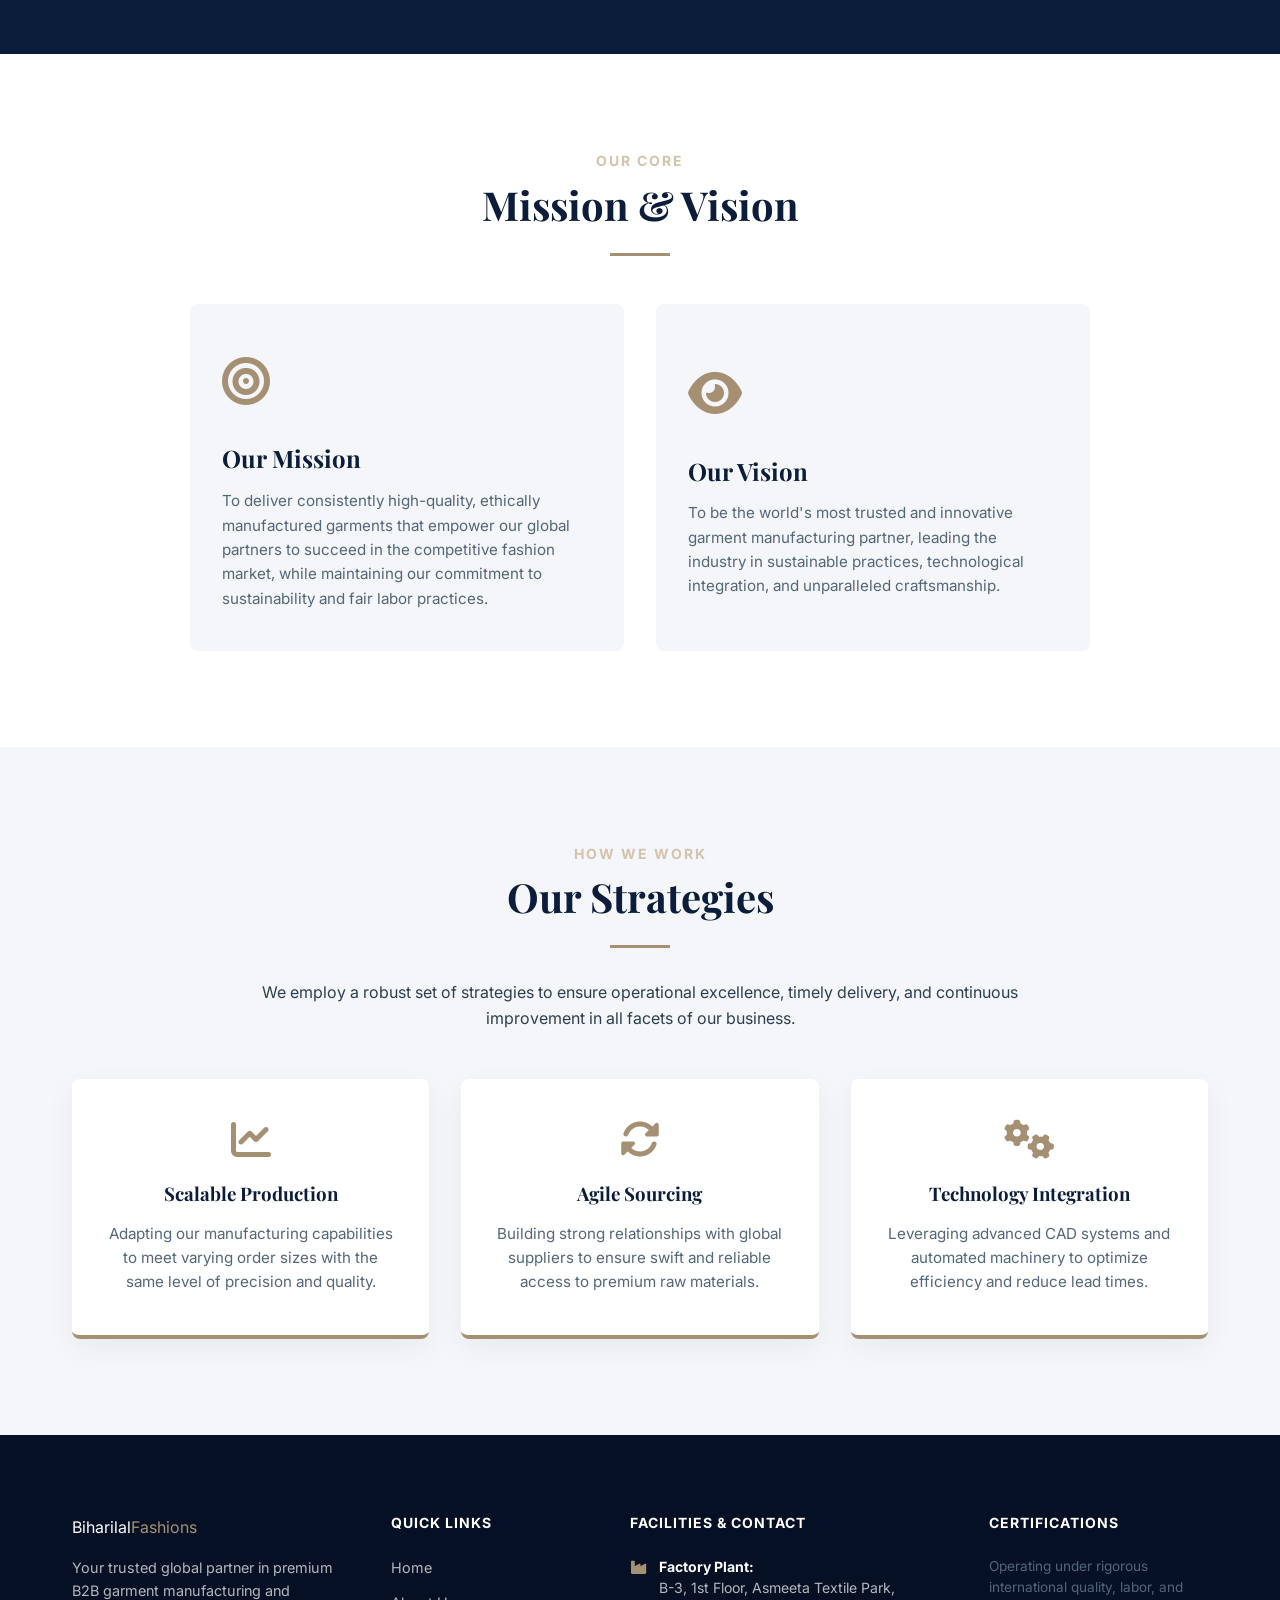
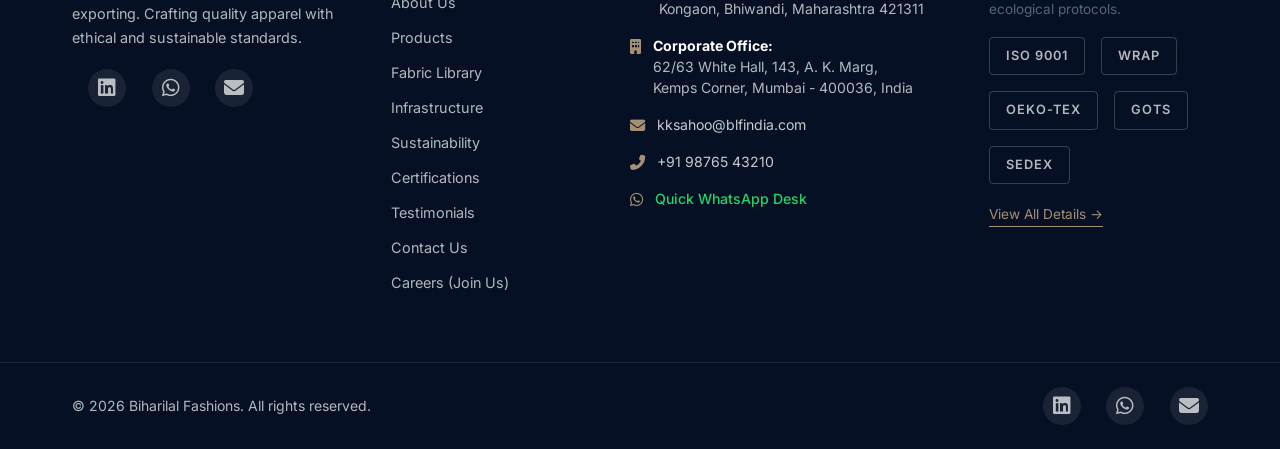
<file: about.html>
<!DOCTYPE html>
<html lang="en">
<head>
    <meta charset="UTF-8">
    <meta name="viewport" content="width=device-width, initial-scale=1.0">
    <title>About Us | Heritage Garment Manufacturing | Biharilal Fashions</title>
    <meta name="description" content="Decades of textile craftsmanship and modern apparel manufacturing. Discover Biharilal Fashions' philosophy, leadership, and production facilities in Mumbai and Bhiwandi.">
    <meta name="robots" content="index, follow">
    <link rel="canonical" href="https://rohitsahoo11.github.io/BLF-Website/about.html">

    <!-- Favicon -->
    <link rel="icon" type="image/svg+xml" href="assets/favicon.svg">
    <link rel="alternate icon" href="favicon.ico">
    <link rel="apple-touch-icon" href="assets/favicon-32x32.png">

    <!-- Open Graph / Facebook / LinkedIn / WhatsApp -->
    <meta property="og:site_name" content="Biharilal Fashions">
    <meta property="og:type" content="website">
    <meta property="og:url" content="https://rohitsahoo11.github.io/BLF-Website/about.html">
    <meta property="og:title" content="About Us | Heritage Garment Manufacturing | Biharilal Fashions">
    <meta property="og:description" content="Decades of textile craftsmanship and modern apparel manufacturing. Discover Biharilal Fashions' philosophy, leadership, and production facilities in Mumbai and Bhiwandi.">
    <meta property="og:image" content="https://rohitsahoo11.github.io/BLF-Website/assets/about_philosophy.webp">
    <meta property="og:image:width" content="1200">
    <meta property="og:image:height" content="630">
    <meta property="og:image:alt" content="Biharilal Fashions Garment Manufacturing & Exporting">
    <meta property="og:locale" content="en_US">

    <!-- Twitter Card -->
    <meta name="twitter:card" content="summary_large_image">
    <meta name="twitter:title" content="About Us | Heritage Garment Manufacturing | Biharilal Fashions">
    <meta name="twitter:description" content="Decades of textile craftsmanship and modern apparel manufacturing. Discover Biharilal Fashions' philosophy, leadership, and production facilities in Mumbai and Bhiwandi.">
    <meta name="twitter:image" content="https://rohitsahoo11.github.io/BLF-Website/assets/about_philosophy.webp">

    <!-- Fonts & Icons -->
    <link rel="preconnect" href="https://fonts.googleapis.com">
    <link rel="preconnect" href="https://fonts.gstatic.com" crossorigin>
    <link href="https://fonts.googleapis.com/css2?family=Inter:wght@300;400;500;600&family=Playfair+Display:wght@400;600;700&display=swap" rel="stylesheet">
    <link rel="stylesheet" href="https://cdnjs.cloudflare.com/ajax/libs/font-awesome/6.4.0/css/all.min.css">
    <link rel="stylesheet" href="styles.css">
</head>
<body>
    <!-- Header with Quick Contact Bar -->
    <header class="site-header scrolled" id="siteHeader" data-permanent-scrolled="true">
        <div class="top-bar">
            <div class="container top-bar-container">
                <div class="top-bar-left">
                    <span class="top-bar-item"><i class="fas fa-industry"></i> Factory: Asmeeta Textile Park, Bhiwandi</span>
                    <span class="top-bar-item"><i class="fas fa-building"></i> HQ: Kemps Corner, Mumbai</span>
                </div>
                <div class="top-bar-right">
                    <a href="mailto:kksahoo@blfindia.com" class="top-bar-item"><i class="fas fa-envelope"></i> kksahoo@blfindia.com</a>
                    <a href="tel:+919876543210" class="top-bar-item"><i class="fas fa-phone-alt"></i> +91 98765 43210</a>
                    <a href="https://wa.me/919876543210?text=Hello%20Biharilal%20Fashions,%20we%20have%20an%20export%20inquiry" target="_blank" rel="noopener noreferrer" class="top-bar-item whatsapp-top"><i class="fab fa-whatsapp"></i> WhatsApp</a>
                </div>
            </div>
        </div>
        <nav class="navbar scrolled" id="navbar" data-permanent-scrolled="true">
            <div class="container nav-container">
                <a href="index.html" class="logo">
                    <span class="logo-text" style="color: var(--primary-dark);">Biharilal <span class="accent-text">Fashions</span></span>
                </a>
                <div class="nav-links">
                    <a href="index.html#home" class="nav-link" style="color: var(--primary-dark);">Home</a>
                    <div class="dropdown">
                        <a href="about.html" class="nav-link active" style="color: var(--primary-dark);">About Us <i class="fas fa-chevron-down" style="font-size: 0.7em; margin-left: 4px;"></i></a>
                        <div class="dropdown-menu">
                            <a href="about.html" class="dropdown-item">Company Overview</a>
                            <a href="certifications.html" class="dropdown-item">Certifications</a>
                            <a href="sustainability.html" class="dropdown-item">Sustainability</a>
                        </div>
                    </div>
                    <a href="products.html" class="nav-link" style="color: var(--primary-dark);">Products</a>
                    <a href="fabrics.html" class="nav-link" style="color: var(--primary-dark);">Fabrics</a>
                    <a href="index.html#infrastructure" class="nav-link" style="color: var(--primary-dark);">Infrastructure</a>
                    <a href="testimonials.html" class="nav-link" style="color: var(--primary-dark);">Testimonials</a>
                    <div class="dropdown">
                        <a href="contact.html" class="nav-link" style="color: var(--primary-dark);">Contact Us <i class="fas fa-chevron-down" style="font-size: 0.7em; margin-left: 4px;"></i></a>
                        <div class="dropdown-menu" style="right: 0; left: auto; min-width: 150px;">
                            <a href="contact.html" class="dropdown-item">Get in Touch</a>
                            <a href="join.html" class="dropdown-item">Join Us</a>
                        </div>
                    </div>
                                    <div class="mobile-drawer-cta">
                        <a href="contact.html" class="btn btn-primary btn-block">Request a Quote <i class="fas fa-arrow-right ml-2"></i></a>
                    </div>
                </div>
                <a href="contact.html" class="btn btn-primary nav-btn">Request a Quote</a>
                <button class="mobile-toggle" aria-label="Toggle menu" style="color: var(--primary-dark);">
                    <i class="fas fa-bars"></i>
                </button>
            </div>
        </nav>
    </header>

    <!-- Hero Section -->
    <section class="hero" style="height: 50vh; min-height: 400px;">
        <div class="hero-bg" style="background-image: url('assets/about_heritage.webp'); background-position: center 20%;"></div>
        <div class="hero-overlay" style="background: linear-gradient(to right, rgba(11,29,58,0.95) 0%, rgba(11,29,58,0.7) 100%);"></div>
        <div class="container hero-content">
            <span class="subtitle">About Us</span>
            <h1 class="hero-title" style="font-size: 3.5rem;">Who We Are</h1>
            <p class="hero-desc">Discover our journey, our values, and what drives us forward as a global leader in garment manufacturing.</p>
        </div>
    </section>

    <!-- Philosophy Section -->
    <section id="philosophy" class="section">
        <div class="container split-container fade-in-up">
            <div class="split-content">
                <span class="section-subtitle">Our Philosophy</span>
                <h2 class="section-title">Driven by Excellence</h2>
                <div class="divider"></div>
                <p>At Biharilal Fashions, our philosophy is rooted in a deep respect for the craft of garment making. We believe that true quality comes from a perfect balance of traditional techniques and modern innovation. Every stitch we make is a testament to our dedication to excellence and our commitment to surpassing client expectations.</p>
                <p>We approach every partnership with transparency, integrity, and a shared vision for success. By treating our clients' brands as our own, we forge lasting relationships built on trust and mutual growth.</p>
            </div>
            <div class="split-image-container">
                <img src="assets/about_philosophy.webp" alt="Master tailor and pattern maker crafting precision garment patterns at Biharilal Fashions atelier" class="split-image" width="640" height="640" loading="lazy">
                <div class="image-accent"></div>
            </div>
        </div>
    </section>

    <!-- Expertise Section -->
    <section id="expertise" class="section section-dark">
        <div class="container split-container split-reverse fade-in-up">
            <div class="split-content">
                <span class="section-subtitle">Our Expertise</span>
                <h2 class="section-title text-light">Mastery in Manufacturing</h2>
                <div class="divider divider-light"></div>
                <p class="text-light-muted">With decades of experience in the garment industry, our expertise spans across a wide spectrum of apparel manufacturing. From intricate detailing to high-volume bulk production, our skilled artisans and state-of-the-art machinery ensure flawless execution.</p>
                <ul class="feature-list">
                    <li><i class="fas fa-check-circle text-accent"></i> Specialized in Woven & Knitted Garments</li>
                    <li><i class="fas fa-check-circle text-accent"></i> Advanced Pattern Making & Grading</li>
                    <li><i class="fas fa-check-circle text-accent"></i> Custom Embellishments & Embroidery</li>
                    <li><i class="fas fa-check-circle text-accent"></i> Comprehensive Quality Assurance Standard</li>
                </ul>
            </div>
            <div class="split-image-container">
                <img src="assets/infrastructure_factory.webp" alt="Modern sewing assembly floor with rigorous 5-stage quality inspection lines" class="split-image" width="1200" height="800" loading="lazy">
                <div class="image-accent pattern-dots"></div>
            </div>
        </div>
    </section>

    <!-- Mission and Vision Section -->
    <section id="mission-vision" class="section">
        <div class="container fade-in-up">
            <div class="text-center section-header">
                <span class="section-subtitle">Our Core</span>
                <h2 class="section-title">Mission & Vision</h2>
                <div class="divider center-divider"></div>
            </div>
            
            <div class="sustainability-grid" style="grid-template-columns: 1fr 1fr; max-width: 900px; margin: 3rem auto 0;">
                <div class="sus-card">
                    <div class="sus-icon" style="font-size: 3rem;"><i class="fas fa-bullseye"></i></div>
                    <h3 style="font-family: var(--font-heading); color: var(--primary-dark); font-size: 1.5rem;">Our Mission</h3>
                    <p>To deliver consistently high-quality, ethically manufactured garments that empower our global partners to succeed in the competitive fashion market, while maintaining our commitment to sustainability and fair labor practices.</p>
                </div>
                <div class="sus-card">
                    <div class="sus-icon" style="font-size: 3rem;"><i class="fas fa-eye"></i></div>
                    <h3 style="font-family: var(--font-heading); color: var(--primary-dark); font-size: 1.5rem;">Our Vision</h3>
                    <p>To be the world's most trusted and innovative garment manufacturing partner, leading the industry in sustainable practices, technological integration, and unparalleled craftsmanship.</p>
                </div>
            </div>
        </div>
    </section>

    <!-- Strategies Section -->
    <section id="strategies" class="section section-muted">
        <div class="container fade-in-up">
            <div class="text-center section-header">
                <span class="section-subtitle">How We Work</span>
                <h2 class="section-title">Our Strategies</h2>
                <div class="divider center-divider"></div>
                <p class="max-w-3xl mx-auto mb-8">We employ a robust set of strategies to ensure operational excellence, timely delivery, and continuous improvement in all facets of our business.</p>
            </div>
            
            <div class="fabric-preview-grid">
                <div class="fabric-preview-card" style="aspect-ratio: auto; padding: 2.5rem 2rem; background: var(--text-white); box-shadow: 0 10px 30px rgba(0,0,0,0.05); text-align: center; border-bottom: 4px solid var(--accent-earth);">
                    <i class="fas fa-chart-line text-accent" style="font-size: 2.5rem; margin-bottom: 1.5rem;"></i>
                    <h3 style="margin-bottom: 1rem; color: var(--primary-dark); font-family: var(--font-heading);">Scalable Production</h3>
                    <p style="color: var(--text-light); font-size: 0.95rem;">Adapting our manufacturing capabilities to meet varying order sizes with the same level of precision and quality.</p>
                </div>
                <div class="fabric-preview-card" style="aspect-ratio: auto; padding: 2.5rem 2rem; background: var(--text-white); box-shadow: 0 10px 30px rgba(0,0,0,0.05); text-align: center; border-bottom: 4px solid var(--accent-earth);">
                    <i class="fas fa-sync-alt text-accent" style="font-size: 2.5rem; margin-bottom: 1.5rem;"></i>
                    <h3 style="margin-bottom: 1rem; color: var(--primary-dark); font-family: var(--font-heading);">Agile Sourcing</h3>
                    <p style="color: var(--text-light); font-size: 0.95rem;">Building strong relationships with global suppliers to ensure swift and reliable access to premium raw materials.</p>
                </div>
                <div class="fabric-preview-card" style="aspect-ratio: auto; padding: 2.5rem 2rem; background: var(--text-white); box-shadow: 0 10px 30px rgba(0,0,0,0.05); text-align: center; border-bottom: 4px solid var(--accent-earth);">
                    <i class="fas fa-cogs text-accent" style="font-size: 2.5rem; margin-bottom: 1.5rem;"></i>
                    <h3 style="margin-bottom: 1rem; color: var(--primary-dark); font-family: var(--font-heading);">Technology Integration</h3>
                    <p style="color: var(--text-light); font-size: 0.95rem;">Leveraging advanced CAD systems and automated machinery to optimize efficiency and reduce lead times.</p>
                </div>
            </div>
        </div>
    </section>

    <!-- Footer -->
    <footer class="footer">
        <div class="container footer-container">
            <div class="footer-brand">
                <a href="index.html" class="logo text-light">Biharilal <span class="accent-text">Fashions</span></a>
                <p class="footer-desc">Your trusted global partner in premium B2B garment manufacturing and exporting. Crafting quality apparel with ethical and sustainable standards.</p>
                <div class="social-links">
                    <a href="https://www.linkedin.com/company/biharilal-fashions" target="_blank" rel="noopener noreferrer" aria-label="Biharilal Fashions on LinkedIn"><i class="fab fa-linkedin"></i></a>
                    <a href="https://wa.me/919876543210?text=Hello%20Biharilal%20Fashions,%20we%20have%20an%20export%20inquiry" target="_blank" rel="noopener noreferrer" aria-label="WhatsApp Export Desk"><i class="fab fa-whatsapp"></i></a>
                    <a href="mailto:kksahoo@blfindia.com" aria-label="Email Biharilal Fashions"><i class="fas fa-envelope"></i></a>
                </div>
            </div>
            <div class="footer-links">
                <h4>Quick Links</h4>
                <a href="index.html">Home</a>
                <a href="about.html">About Us</a>
                <a href="products.html">Products</a>
                <a href="fabrics.html">Fabric Library</a>
                <a href="index.html#infrastructure">Infrastructure</a>
                <a href="sustainability.html">Sustainability</a>
                <a href="certifications.html">Certifications</a>
                <a href="testimonials.html">Testimonials</a>
                <a href="contact.html">Contact Us</a>
                <a href="join.html">Careers (Join Us)</a>
            </div>
            <div class="footer-contact">
                <h4>Facilities & Contact</h4>
                <div class="footer-contact-item">
                    <i class="fas fa-industry"></i>
                    <div>
                        <strong style="color: #fff;">Factory Plant:</strong><br>
                        B-3, 1st Floor, Asmeeta Textile Park,<br>Kongaon, Bhiwandi, Maharashtra 421311
                    </div>
                </div>
                <div class="footer-contact-item">
                    <i class="fas fa-building"></i>
                    <div>
                        <strong style="color: #fff;">Corporate Office:</strong><br>
                        62/63 White Hall, 143, A. K. Marg,<br>Kemps Corner, Mumbai - 400036, India
                    </div>
                </div>
                <div class="footer-contact-item">
                    <i class="fas fa-envelope"></i>
                    <div>
                        <a href="mailto:kksahoo@blfindia.com">kksahoo@blfindia.com</a>
                    </div>
                </div>
                <div class="footer-contact-item">
                    <i class="fas fa-phone-alt"></i>
                    <div>
                        <a href="tel:+919876543210">+91 98765 43210</a>
                    </div>
                </div>
                <div class="footer-contact-item wa">
                    <i class="fab fa-whatsapp"></i>
                    <div>
                        <a href="https://wa.me/919876543210?text=Hello%20Biharilal%20Fashions,%20we%20have%20an%20export%20inquiry" target="_blank" rel="noopener noreferrer">Quick WhatsApp Desk</a>
                    </div>
                </div>
            </div>
            <div class="footer-cert">
                <h4>Certifications</h4>
                <p style="font-size: 0.85rem; color: var(--text-light); margin-bottom: 1rem;">Operating under rigorous international quality, labor, and ecological protocols.</p>
                <div class="cert-icons">
                    <span class="cert-badge">ISO 9001</span>
                    <span class="cert-badge">WRAP</span>
                    <span class="cert-badge">OEKO-TEX</span>
                    <span class="cert-badge">GOTS</span>
                    <span class="cert-badge">SEDEX</span>
                </div>
                <a href="certifications.html" style="display: inline-block; margin-top: 1.25rem; color: var(--accent-earth); font-size: 0.85rem; text-decoration: none; border-bottom: 1px solid var(--accent-earth); transition: var(--transition);">View All Details &rarr;</a>
            </div>
        </div>
        <div class="footer-bottom">
            <div class="container bottom-flex">
                <p>&copy; <span id="year"></span> Biharilal Fashions. All rights reserved.</p>
                <div class="social-links" style="margin-top: 0;">
                    <a href="https://www.linkedin.com/company/biharilal-fashions" target="_blank" rel="noopener noreferrer" aria-label="LinkedIn"><i class="fab fa-linkedin"></i></a>
                    <a href="https://wa.me/919876543210?text=Hello%20Biharilal%20Fashions" target="_blank" rel="noopener noreferrer" aria-label="WhatsApp"><i class="fab fa-whatsapp"></i></a>
                    <a href="mailto:kksahoo@blfindia.com" aria-label="Email"><i class="fas fa-envelope"></i></a>
                </div>
            </div>
        </div>
    </footer>

    <!-- WhatsApp Floating Action -->
    <a href="https://wa.me/919876543210?text=Hello%20Biharilal%20Fashions,%20we%20have%20an%20export%20inquiry" class="whatsapp-float" target="_blank" rel="noopener noreferrer" aria-label="Direct WhatsApp Chat with Export Desk">
        <i class="fab fa-whatsapp"></i>
        <span class="whatsapp-tooltip">Chat with Export Desk</span>
    </a>

    <script src="script.js"></script>
</body>
</html>
</file>
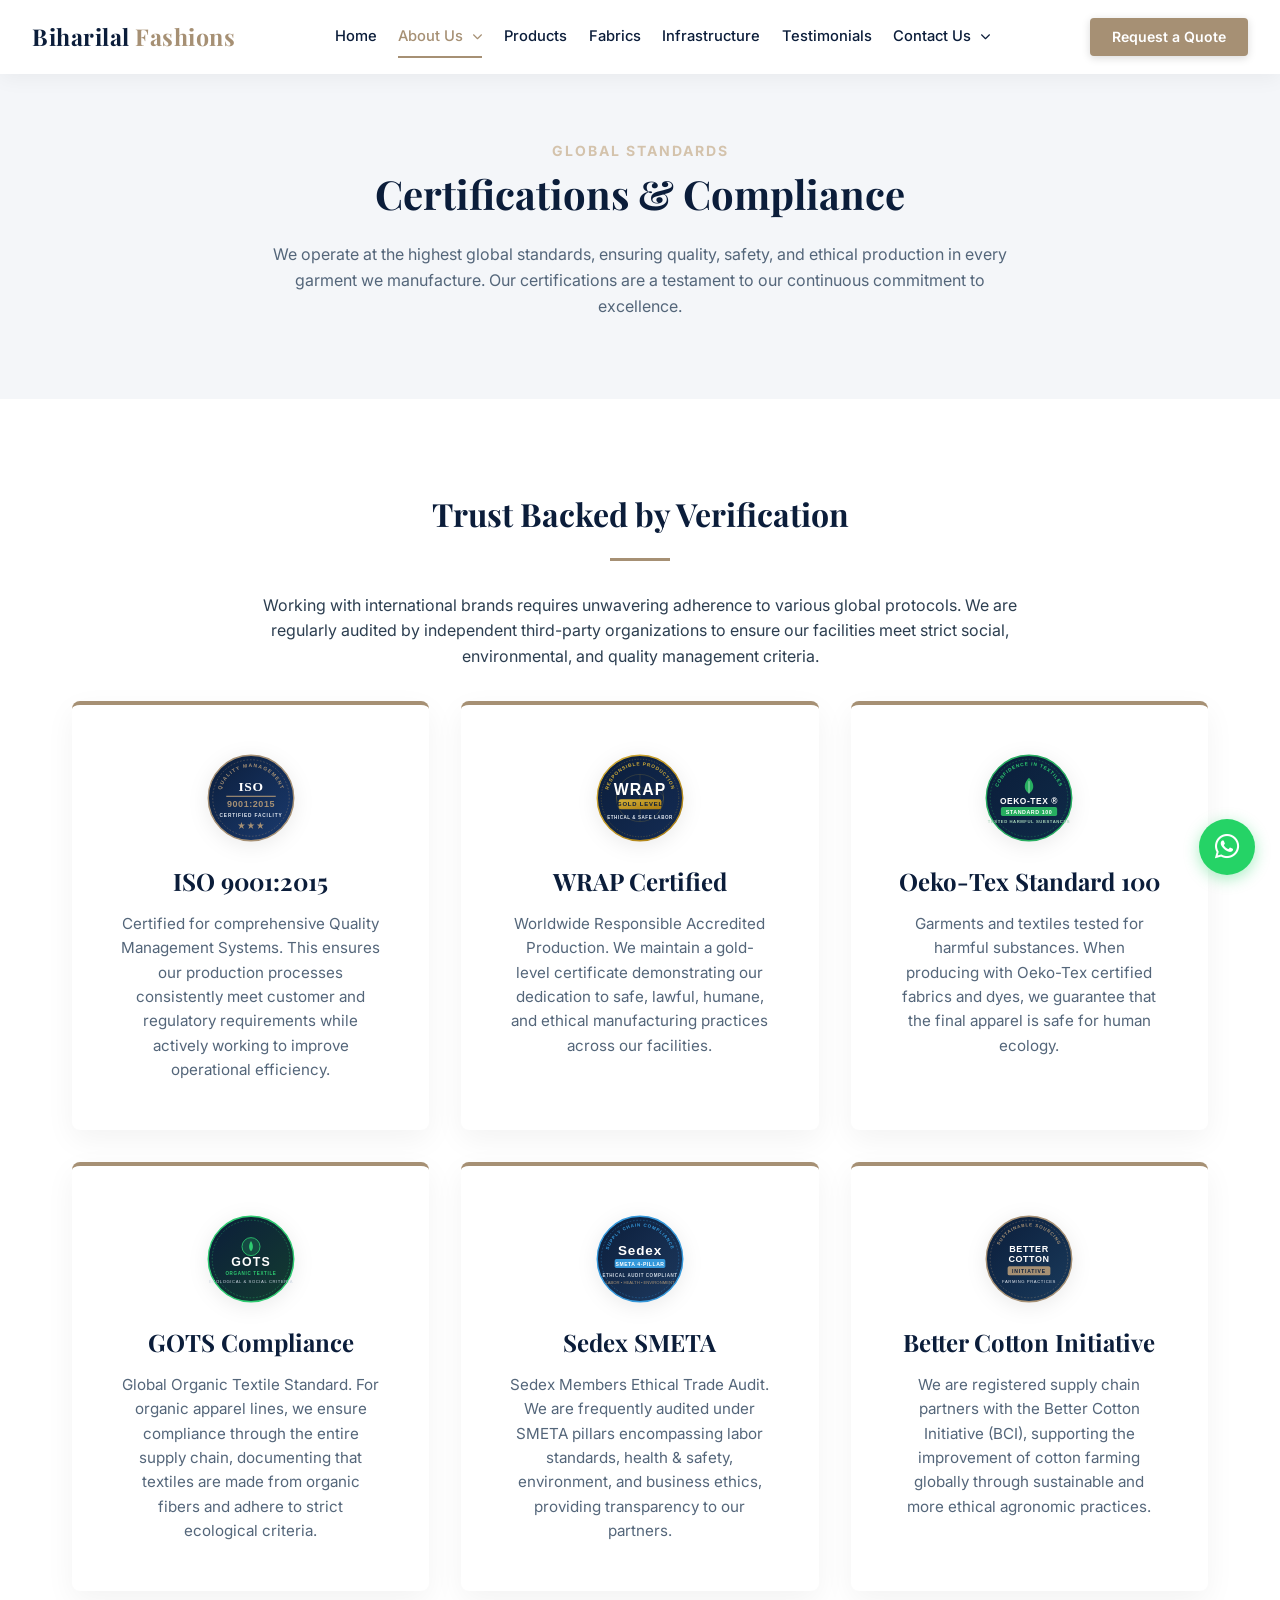
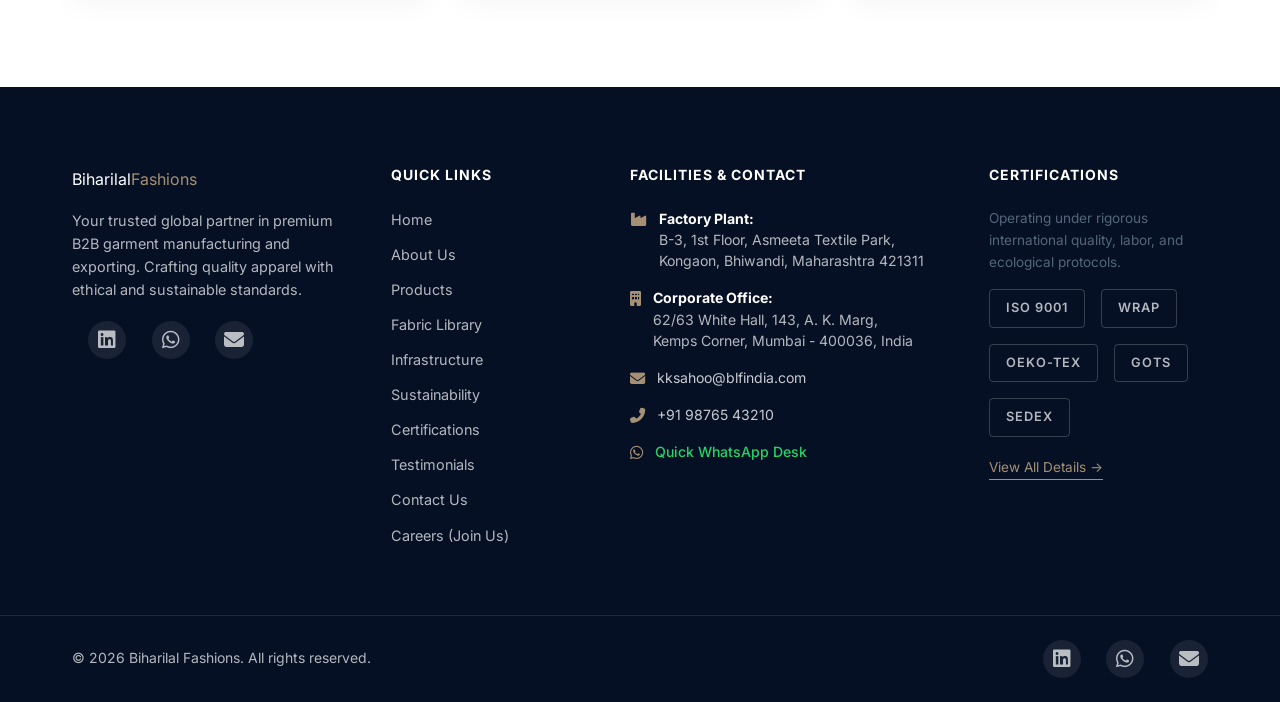
<file: certifications.html>
<!DOCTYPE html>
<html lang="en">
<head>
    <meta charset="UTF-8">
    <meta name="viewport" content="width=device-width, initial-scale=1.0">
    <title>Certifications & Compliance Standards | Biharilal Fashions</title>
    <meta name="description" content="Independently audited facilities compliant with ISO 9001:2015, WRAP, OEKO-TEX Standard 100, GOTS, SEDEX SMETA, and Better Cotton Initiative (BCI).">
    <meta name="robots" content="index, follow">
    <link rel="canonical" href="https://rohitsahoo11.github.io/BLF-Website/certifications.html">

    <!-- Favicon -->
    <link rel="icon" type="image/svg+xml" href="assets/favicon.svg">
    <link rel="alternate icon" href="favicon.ico">
    <link rel="apple-touch-icon" href="assets/favicon-32x32.png">

    <!-- Open Graph / Facebook / LinkedIn / WhatsApp -->
    <meta property="og:site_name" content="Biharilal Fashions">
    <meta property="og:type" content="website">
    <meta property="og:url" content="https://rohitsahoo11.github.io/BLF-Website/certifications.html">
    <meta property="og:title" content="Certifications & Compliance Standards | Biharilal Fashions">
    <meta property="og:description" content="Independently audited facilities compliant with ISO 9001:2015, WRAP, OEKO-TEX Standard 100, GOTS, SEDEX SMETA, and Better Cotton Initiative (BCI).">
    <meta property="og:image" content="https://rohitsahoo11.github.io/BLF-Website/assets/infrastructure_factory.webp">
    <meta property="og:image:width" content="1200">
    <meta property="og:image:height" content="630">
    <meta property="og:image:alt" content="Biharilal Fashions Garment Manufacturing & Exporting">
    <meta property="og:locale" content="en_US">

    <!-- Twitter Card -->
    <meta name="twitter:card" content="summary_large_image">
    <meta name="twitter:title" content="Certifications & Compliance Standards | Biharilal Fashions">
    <meta name="twitter:description" content="Independently audited facilities compliant with ISO 9001:2015, WRAP, OEKO-TEX Standard 100, GOTS, SEDEX SMETA, and Better Cotton Initiative (BCI).">
    <meta name="twitter:image" content="https://rohitsahoo11.github.io/BLF-Website/assets/infrastructure_factory.webp">

    <!-- Fonts & Icons -->
    <link rel="preconnect" href="https://fonts.googleapis.com">
    <link rel="preconnect" href="https://fonts.gstatic.com" crossorigin>
    <link href="https://fonts.googleapis.com/css2?family=Inter:wght@300;400;500;600&family=Playfair+Display:wght@400;600;700&display=swap" rel="stylesheet">
    <link rel="stylesheet" href="https://cdnjs.cloudflare.com/ajax/libs/font-awesome/6.4.0/css/all.min.css">
    <link rel="stylesheet" href="styles.css">
</head>
<body>
    <!-- Header with Quick Contact Bar -->
    <header class="site-header scrolled" id="siteHeader" data-permanent-scrolled="true">
        <div class="top-bar">
            <div class="container top-bar-container">
                <div class="top-bar-left">
                    <span class="top-bar-item"><i class="fas fa-industry"></i> Factory: Asmeeta Textile Park, Bhiwandi</span>
                    <span class="top-bar-item"><i class="fas fa-building"></i> HQ: Kemps Corner, Mumbai</span>
                </div>
                <div class="top-bar-right">
                    <a href="mailto:kksahoo@blfindia.com" class="top-bar-item"><i class="fas fa-envelope"></i> kksahoo@blfindia.com</a>
                    <a href="tel:+919876543210" class="top-bar-item"><i class="fas fa-phone-alt"></i> +91 98765 43210</a>
                    <a href="https://wa.me/919876543210?text=Hello%20Biharilal%20Fashions,%20we%20have%20an%20export%20inquiry" target="_blank" rel="noopener noreferrer" class="top-bar-item whatsapp-top"><i class="fab fa-whatsapp"></i> WhatsApp</a>
                </div>
            </div>
        </div>
        <nav class="navbar scrolled" id="navbar" data-permanent-scrolled="true">
            <div class="container nav-container">
                <a href="index.html" class="logo">
                    <span class="logo-text" style="color: var(--primary-dark);">Biharilal <span class="accent-text">Fashions</span></span>
                </a>
                <div class="nav-links">
                    <a href="index.html#home" class="nav-link" style="color: var(--primary-dark);">Home</a>
                    <div class="dropdown">
                        <a href="about.html" class="nav-link active" style="color: var(--primary-dark);">About Us <i class="fas fa-chevron-down" style="font-size: 0.7em; margin-left: 4px;"></i></a>
                        <div class="dropdown-menu">
                            <a href="about.html" class="dropdown-item">Company Overview</a>
                            <a href="certifications.html" class="dropdown-item">Certifications</a>
                            <a href="sustainability.html" class="dropdown-item">Sustainability</a>
                        </div>
                    </div>
                    <a href="products.html" class="nav-link" style="color: var(--primary-dark);">Products</a>
                    <a href="fabrics.html" class="nav-link" style="color: var(--primary-dark);">Fabrics</a>
                    <a href="index.html#infrastructure" class="nav-link" style="color: var(--primary-dark);">Infrastructure</a>
                    <a href="testimonials.html" class="nav-link" style="color: var(--primary-dark);">Testimonials</a>
                    <div class="dropdown">
                        <a href="contact.html" class="nav-link" style="color: var(--primary-dark);">Contact Us <i class="fas fa-chevron-down" style="font-size: 0.7em; margin-left: 4px;"></i></a>
                        <div class="dropdown-menu" style="right: 0; left: auto; min-width: 150px;">
                            <a href="contact.html" class="dropdown-item">Get in Touch</a>
                            <a href="join.html" class="dropdown-item">Join Us</a>
                        </div>
                    </div>
                                    <div class="mobile-drawer-cta">
                        <a href="contact.html" class="btn btn-primary btn-block">Request a Quote <i class="fas fa-arrow-right ml-2"></i></a>
                    </div>
                </div>
                <a href="contact.html" class="btn btn-primary nav-btn">Request a Quote</a>
                <button class="mobile-toggle" aria-label="Toggle menu" style="color: var(--primary-dark);">
                    <i class="fas fa-bars"></i>
                </button>
            </div>
        </nav>
    </header>

    <!-- Page Header -->
    <div class="page-header" style="padding-top: 140px; padding-bottom: 80px; background-color: var(--primary-light); text-align: center;">
        <div class="container fade-in-up">
            <span class="section-subtitle">Global Standards</span>
            <h1 class="section-title">Certifications & Compliance</h1>
            <p class="max-w-3xl mx-auto text-light-muted" style="color: var(--text-light) !important;">We operate at the highest global standards, ensuring quality, safety, and ethical production in every garment we manufacture. Our certifications are a testament to our continuous commitment to excellence.</p>
        </div>
    </div>

    <!-- Intro Text -->
    <section class="section" style="padding-bottom: 2rem;">
        <div class="container fade-in-up text-center">
            <h2 class="section-title text-center" style="font-size: 2rem;">Trust Backed by Verification</h2>
            <div class="divider center-divider"></div>
            <p class="max-w-3xl mx-auto">Working with international brands requires unwavering adherence to various global protocols. We are regularly audited by independent third-party organizations to ensure our facilities meet strict social, environmental, and quality management criteria.</p>
        </div>
    </section>

    <!-- Certifications Grid -->
    <section class="section" style="padding-top: 0;">
        <div class="container fade-in-up">
            <div style="display: grid; grid-template-columns: repeat(auto-fit, minmax(300px, 1fr)); gap: 2rem;">
                
                <!-- ISO 9001 -->
                <div class="cert-card">
                    <img src="assets/cert_iso9001.svg" alt="ISO 9001:2015" class="cert-badge-icon" width="90" height="90">
                    <h3 class="cert-title">ISO 9001:2015</h3>
                    <p class="cert-desc">Certified for comprehensive Quality Management Systems. This ensures our production processes consistently meet customer and regulatory requirements while actively working to improve operational efficiency.</p>
                </div>

                <!-- WRAP -->
                <div class="cert-card">
                    <img src="assets/cert_wrap.svg" alt="WRAP Gold Level Ethical Manufacturing Certification" class="cert-badge-icon" width="90" height="90">
                    <h3 class="cert-title">WRAP Certified</h3>
                    <p class="cert-desc">Worldwide Responsible Accredited Production. We maintain a gold-level certificate demonstrating our dedication to safe, lawful, humane, and ethical manufacturing practices across our facilities.</p>
                </div>

                <!-- Oeko-Tex -->
                <div class="cert-card">
                    <img src="assets/cert_oekotex.svg" alt="OEKO-TEX Standard 100 Textile Ecology Certification" class="cert-badge-icon" width="90" height="90">
                    <h3 class="cert-title">Oeko-Tex Standard 100</h3>
                    <p class="cert-desc">Garments and textiles tested for harmful substances. When producing with Oeko-Tex certified fabrics and dyes, we guarantee that the final apparel is safe for human ecology.</p>
                </div>

                <!-- GOTS -->
                <div class="cert-card">
                    <img src="assets/cert_gots.svg" alt="GOTS Global Organic Textile Standard Certification" class="cert-badge-icon" width="90" height="90">
                    <h3 class="cert-title">GOTS Compliance</h3>
                    <p class="cert-desc">Global Organic Textile Standard. For organic apparel lines, we ensure compliance through the entire supply chain, documenting that textiles are made from organic fibers and adhere to strict ecological criteria.</p>
                </div>

                <!-- Sedex SMETA -->
                <div class="cert-card">
                    <img src="assets/cert_sedex.svg" alt="Sedex SMETA 4-Pillar Ethical Trade Audit Compliant" class="cert-badge-icon" width="90" height="90">
                    <h3 class="cert-title">Sedex SMETA</h3>
                    <p class="cert-desc">Sedex Members Ethical Trade Audit. We are frequently audited under SMETA pillars encompassing labor standards, health & safety, environment, and business ethics, providing transparency to our partners.</p>
                </div>
                
                <!-- BCI -->
                <div class="cert-card">
                    <img src="assets/cert_bci.svg" alt="Better Cotton Initiative Sustainable Sourcing Partner" class="cert-badge-icon" width="90" height="90">
                    <h3 class="cert-title">Better Cotton Initiative</h3>
                    <p class="cert-desc">We are registered supply chain partners with the Better Cotton Initiative (BCI), supporting the improvement of cotton farming globally through sustainable and more ethical agronomic practices.</p>
                </div>

            </div>
        </div>
    </section>

    <!-- Footer -->
    <footer class="footer">
        <div class="container footer-container">
            <div class="footer-brand">
                <a href="index.html" class="logo text-light">Biharilal <span class="accent-text">Fashions</span></a>
                <p class="footer-desc">Your trusted global partner in premium B2B garment manufacturing and exporting. Crafting quality apparel with ethical and sustainable standards.</p>
                <div class="social-links">
                    <a href="https://www.linkedin.com/company/biharilal-fashions" target="_blank" rel="noopener noreferrer" aria-label="Biharilal Fashions on LinkedIn"><i class="fab fa-linkedin"></i></a>
                    <a href="https://wa.me/919876543210?text=Hello%20Biharilal%20Fashions,%20we%20have%20an%20export%20inquiry" target="_blank" rel="noopener noreferrer" aria-label="WhatsApp Export Desk"><i class="fab fa-whatsapp"></i></a>
                    <a href="mailto:kksahoo@blfindia.com" aria-label="Email Biharilal Fashions"><i class="fas fa-envelope"></i></a>
                </div>
            </div>
            <div class="footer-links">
                <h4>Quick Links</h4>
                <a href="index.html">Home</a>
                <a href="about.html">About Us</a>
                <a href="products.html">Products</a>
                <a href="fabrics.html">Fabric Library</a>
                <a href="index.html#infrastructure">Infrastructure</a>
                <a href="sustainability.html">Sustainability</a>
                <a href="certifications.html">Certifications</a>
                <a href="testimonials.html">Testimonials</a>
                <a href="contact.html">Contact Us</a>
                <a href="join.html">Careers (Join Us)</a>
            </div>
            <div class="footer-contact">
                <h4>Facilities & Contact</h4>
                <div class="footer-contact-item">
                    <i class="fas fa-industry"></i>
                    <div>
                        <strong style="color: #fff;">Factory Plant:</strong><br>
                        B-3, 1st Floor, Asmeeta Textile Park,<br>Kongaon, Bhiwandi, Maharashtra 421311
                    </div>
                </div>
                <div class="footer-contact-item">
                    <i class="fas fa-building"></i>
                    <div>
                        <strong style="color: #fff;">Corporate Office:</strong><br>
                        62/63 White Hall, 143, A. K. Marg,<br>Kemps Corner, Mumbai - 400036, India
                    </div>
                </div>
                <div class="footer-contact-item">
                    <i class="fas fa-envelope"></i>
                    <div>
                        <a href="mailto:kksahoo@blfindia.com">kksahoo@blfindia.com</a>
                    </div>
                </div>
                <div class="footer-contact-item">
                    <i class="fas fa-phone-alt"></i>
                    <div>
                        <a href="tel:+919876543210">+91 98765 43210</a>
                    </div>
                </div>
                <div class="footer-contact-item wa">
                    <i class="fab fa-whatsapp"></i>
                    <div>
                        <a href="https://wa.me/919876543210?text=Hello%20Biharilal%20Fashions,%20we%20have%20an%20export%20inquiry" target="_blank" rel="noopener noreferrer">Quick WhatsApp Desk</a>
                    </div>
                </div>
            </div>
            <div class="footer-cert">
                <h4>Certifications</h4>
                <p style="font-size: 0.85rem; color: var(--text-light); margin-bottom: 1rem;">Operating under rigorous international quality, labor, and ecological protocols.</p>
                <div class="cert-icons">
                    <span class="cert-badge">ISO 9001</span>
                    <span class="cert-badge">WRAP</span>
                    <span class="cert-badge">OEKO-TEX</span>
                    <span class="cert-badge">GOTS</span>
                    <span class="cert-badge">SEDEX</span>
                </div>
                <a href="certifications.html" style="display: inline-block; margin-top: 1.25rem; color: var(--accent-earth); font-size: 0.85rem; text-decoration: none; border-bottom: 1px solid var(--accent-earth); transition: var(--transition);">View All Details &rarr;</a>
            </div>
        </div>
        <div class="footer-bottom">
            <div class="container bottom-flex">
                <p>&copy; <span id="year"></span> Biharilal Fashions. All rights reserved.</p>
                <div class="social-links" style="margin-top: 0;">
                    <a href="https://www.linkedin.com/company/biharilal-fashions" target="_blank" rel="noopener noreferrer" aria-label="LinkedIn"><i class="fab fa-linkedin"></i></a>
                    <a href="https://wa.me/919876543210?text=Hello%20Biharilal%20Fashions" target="_blank" rel="noopener noreferrer" aria-label="WhatsApp"><i class="fab fa-whatsapp"></i></a>
                    <a href="mailto:kksahoo@blfindia.com" aria-label="Email"><i class="fas fa-envelope"></i></a>
                </div>
            </div>
        </div>
    </footer>

    <!-- WhatsApp Floating Action -->
    <a href="https://wa.me/919876543210?text=Hello%20Biharilal%20Fashions,%20we%20have%20an%20export%20inquiry" class="whatsapp-float" target="_blank" rel="noopener noreferrer" aria-label="Direct WhatsApp Chat with Export Desk">
        <i class="fab fa-whatsapp"></i>
        <span class="whatsapp-tooltip">Chat with Export Desk</span>
    </a>

    <script src="script.js"></script>
</body>
</html>
</file>
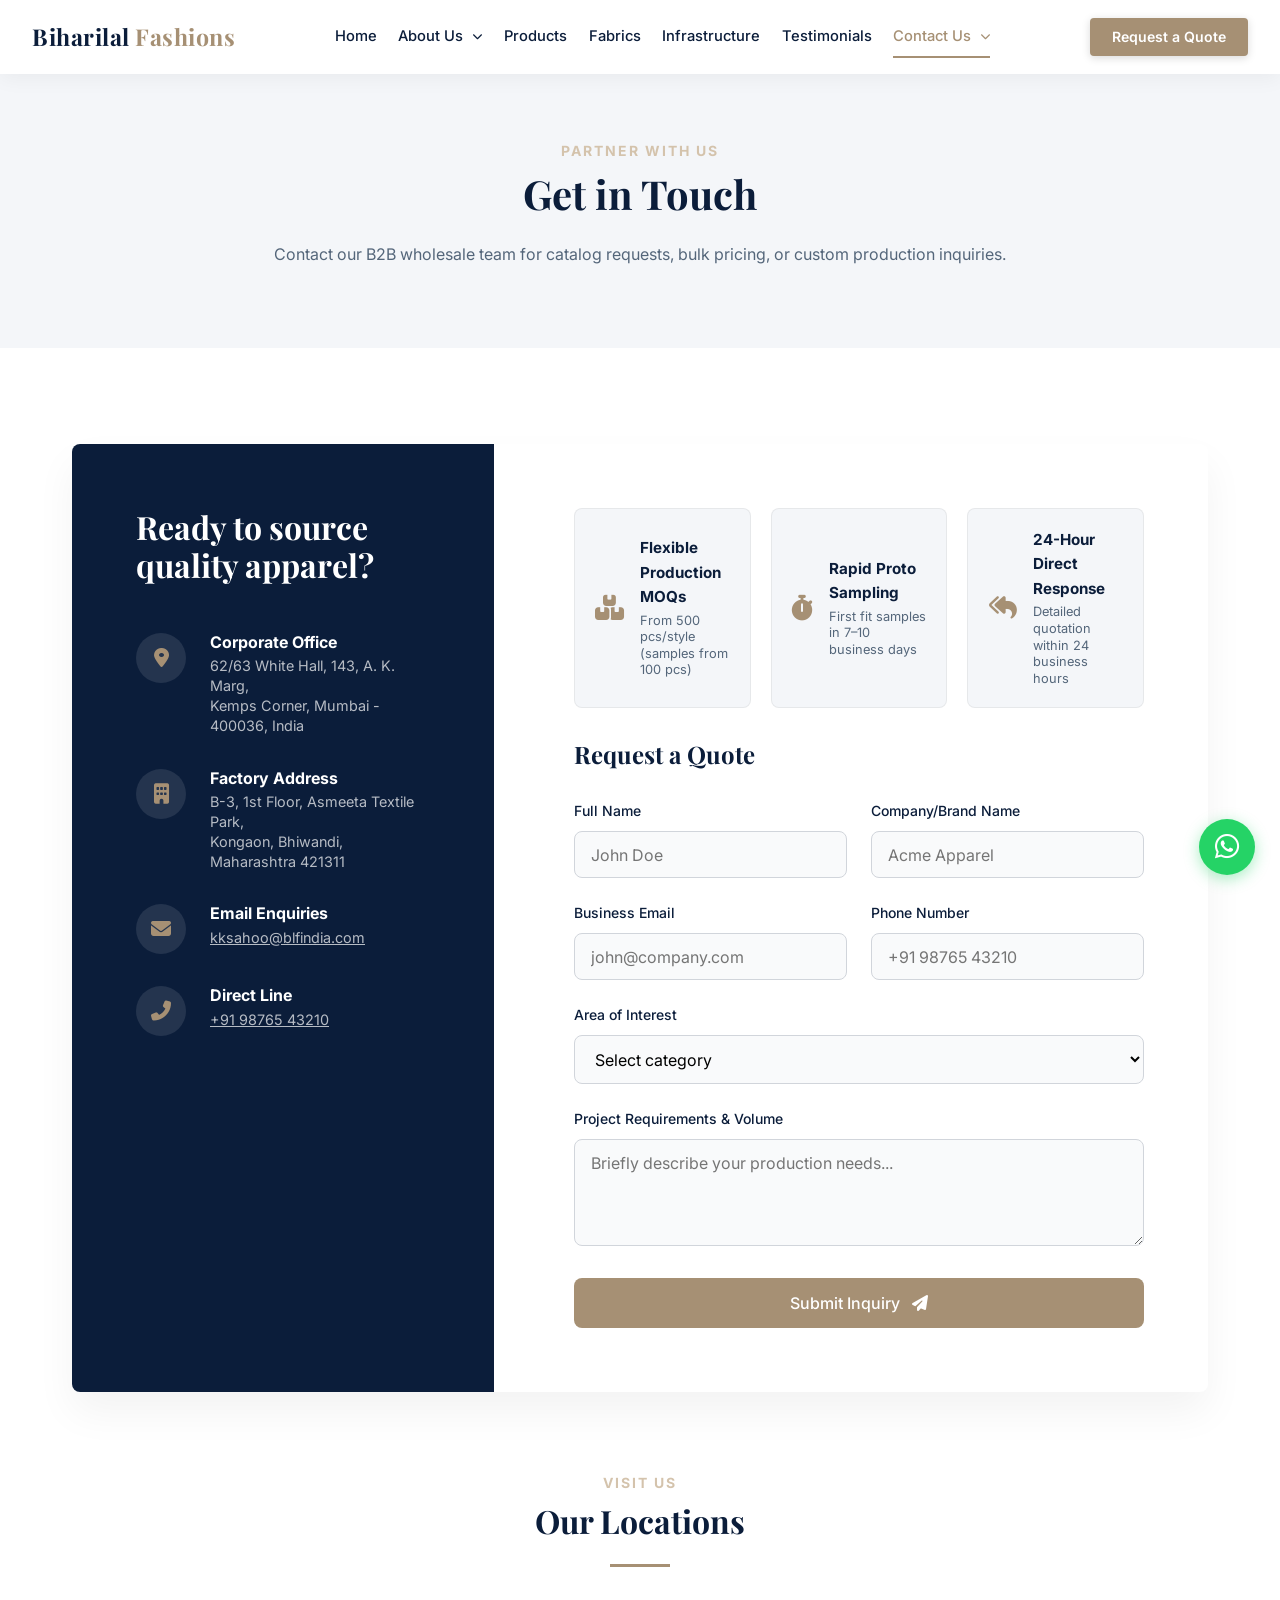
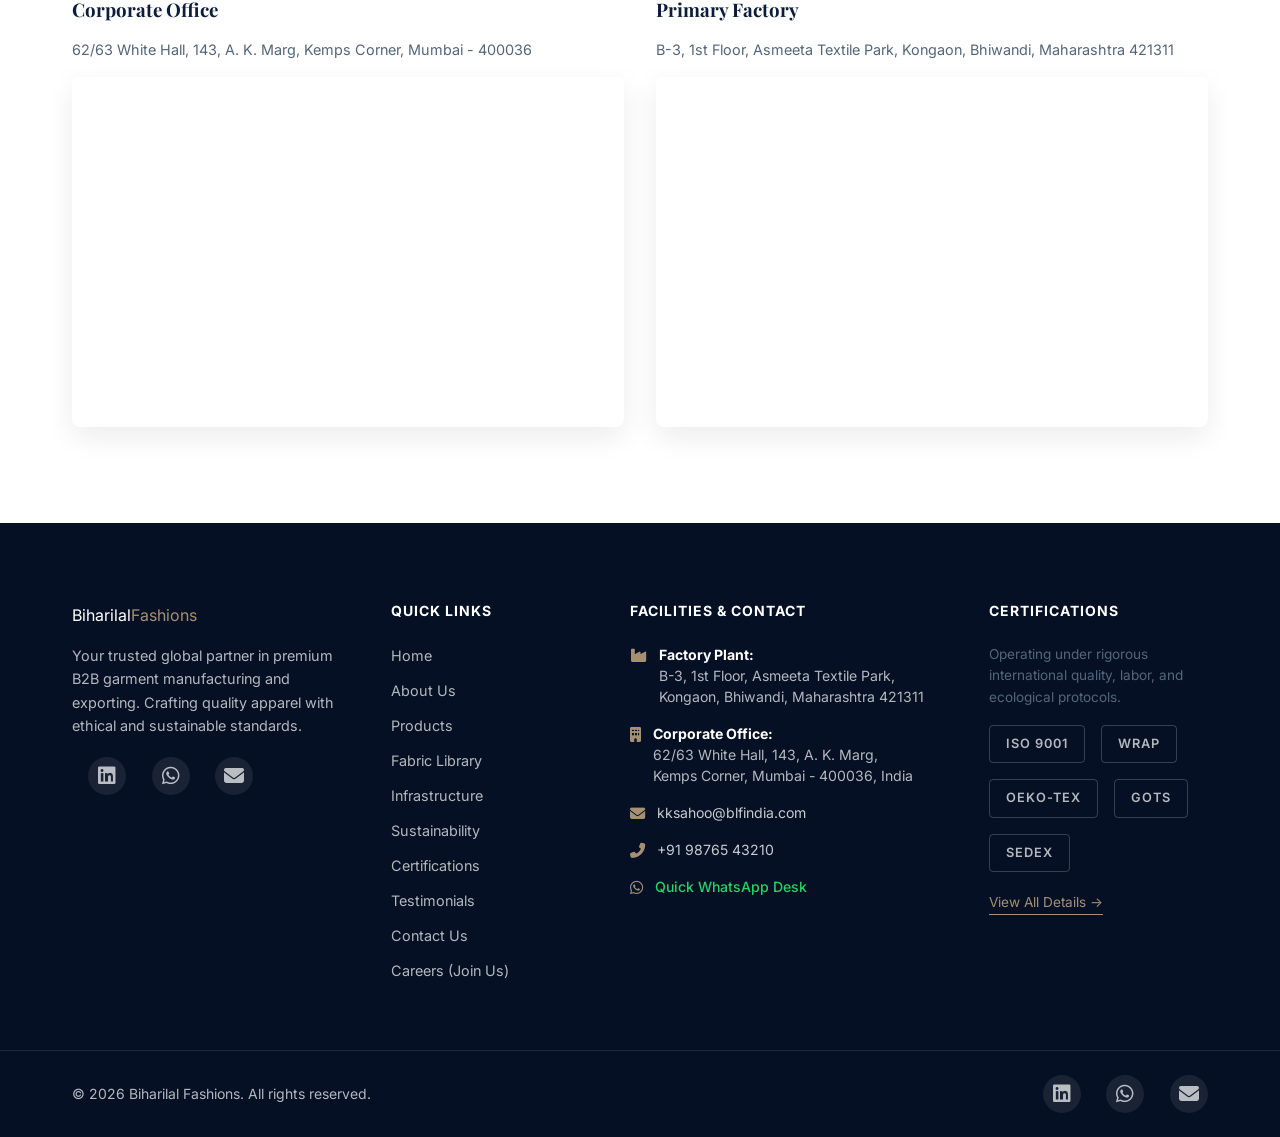
<file: contact.html>
<!DOCTYPE html>
<html lang="en">
<head>
    <meta charset="UTF-8">
    <meta name="viewport" content="width=device-width, initial-scale=1.0">
    <title>Request a Manufacturing Quote | Contact Biharilal Fashions</title>
    <meta name="description" content="Connect with our commercial export team for bulk manufacturing quotations, sampling timelines, custom development, and factory visits in Bhiwandi & Mumbai.">
    <meta name="robots" content="index, follow">
    <link rel="canonical" href="https://rohitsahoo11.github.io/BLF-Website/contact.html">

    <!-- Favicon -->
    <link rel="icon" type="image/svg+xml" href="assets/favicon.svg">
    <link rel="alternate icon" href="favicon.ico">
    <link rel="apple-touch-icon" href="assets/favicon-32x32.png">

    <!-- Open Graph / Facebook / LinkedIn / WhatsApp -->
    <meta property="og:site_name" content="Biharilal Fashions">
    <meta property="og:type" content="website">
    <meta property="og:url" content="https://rohitsahoo11.github.io/BLF-Website/contact.html">
    <meta property="og:title" content="Request a Manufacturing Quote | Contact Biharilal Fashions">
    <meta property="og:description" content="Connect with our commercial export team for bulk manufacturing quotations, sampling timelines, custom development, and factory visits in Bhiwandi & Mumbai.">
    <meta property="og:image" content="https://rohitsahoo11.github.io/BLF-Website/assets/og_banner.jpg">
    <meta property="og:image:width" content="1200">
    <meta property="og:image:height" content="630">
    <meta property="og:image:alt" content="Biharilal Fashions Garment Manufacturing & Exporting">
    <meta property="og:locale" content="en_US">

    <!-- Twitter Card -->
    <meta name="twitter:card" content="summary_large_image">
    <meta name="twitter:title" content="Request a Manufacturing Quote | Contact Biharilal Fashions">
    <meta name="twitter:description" content="Connect with our commercial export team for bulk manufacturing quotations, sampling timelines, custom development, and factory visits in Bhiwandi & Mumbai.">
    <meta name="twitter:image" content="https://rohitsahoo11.github.io/BLF-Website/assets/og_banner.jpg">

    <!-- Fonts & Icons -->
    <link rel="preconnect" href="https://fonts.googleapis.com">
    <link rel="preconnect" href="https://fonts.gstatic.com" crossorigin>
    <link href="https://fonts.googleapis.com/css2?family=Inter:wght@300;400;500;600&family=Playfair+Display:wght@400;600;700&display=swap" rel="stylesheet">
    <link rel="stylesheet" href="https://cdnjs.cloudflare.com/ajax/libs/font-awesome/6.4.0/css/all.min.css">
    <link rel="stylesheet" href="styles.css">
</head>
<body>
    <!-- Header with Quick Contact Bar -->
    <header class="site-header scrolled" id="siteHeader" data-permanent-scrolled="true">
        <div class="top-bar">
            <div class="container top-bar-container">
                <div class="top-bar-left">
                    <span class="top-bar-item"><i class="fas fa-industry"></i> Factory: Asmeeta Textile Park, Bhiwandi</span>
                    <span class="top-bar-item"><i class="fas fa-building"></i> HQ: Kemps Corner, Mumbai</span>
                </div>
                <div class="top-bar-right">
                    <a href="mailto:kksahoo@blfindia.com" class="top-bar-item"><i class="fas fa-envelope"></i> kksahoo@blfindia.com</a>
                    <a href="tel:+919876543210" class="top-bar-item"><i class="fas fa-phone-alt"></i> +91 98765 43210</a>
                    <a href="https://wa.me/919876543210?text=Hello%20Biharilal%20Fashions,%20we%20have%20an%20export%20inquiry" target="_blank" rel="noopener noreferrer" class="top-bar-item whatsapp-top"><i class="fab fa-whatsapp"></i> WhatsApp</a>
                </div>
            </div>
        </div>
        <nav class="navbar scrolled" id="navbar" data-permanent-scrolled="true">
            <div class="container nav-container">
                <a href="index.html" class="logo">
                    <span class="logo-text" style="color: var(--primary-dark);">Biharilal <span class="accent-text">Fashions</span></span>
                </a>
                <div class="nav-links">
                    <a href="index.html#home" class="nav-link" style="color: var(--primary-dark);">Home</a>
                    <div class="dropdown">
                        <a href="about.html" class="nav-link" style="color: var(--primary-dark);">About Us <i class="fas fa-chevron-down" style="font-size: 0.7em; margin-left: 4px;"></i></a>
                        <div class="dropdown-menu">
                            <a href="about.html" class="dropdown-item">Company Overview</a>
                            <a href="certifications.html" class="dropdown-item">Certifications</a>
                            <a href="sustainability.html" class="dropdown-item">Sustainability</a>
                        </div>
                    </div>
                    <a href="products.html" class="nav-link" style="color: var(--primary-dark);">Products</a>
                    <a href="fabrics.html" class="nav-link" style="color: var(--primary-dark);">Fabrics</a>
                    <a href="index.html#infrastructure" class="nav-link" style="color: var(--primary-dark);">Infrastructure</a>
                    <a href="testimonials.html" class="nav-link" style="color: var(--primary-dark);">Testimonials</a>
                    <div class="dropdown">
                        <a href="contact.html" class="nav-link active" style="color: var(--primary-dark);">Contact Us <i class="fas fa-chevron-down" style="font-size: 0.7em; margin-left: 4px;"></i></a>
                        <div class="dropdown-menu" style="right: 0; left: auto; min-width: 150px;">
                            <a href="contact.html" class="dropdown-item">Get in Touch</a>
                            <a href="join.html" class="dropdown-item">Join Us</a>
                        </div>
                    </div>
                                    <div class="mobile-drawer-cta">
                        <a href="contact.html" class="btn btn-primary btn-block">Request a Quote <i class="fas fa-arrow-right ml-2"></i></a>
                    </div>
                </div>
                <a href="contact.html" class="btn btn-primary nav-btn">Request a Quote</a>
                <button class="mobile-toggle" aria-label="Toggle menu" style="color: var(--primary-dark);">
                    <i class="fas fa-bars"></i>
                </button>
            </div>
        </nav>
    </header>

    <!-- Page Header -->
    <div class="page-header" style="padding-top: 140px; padding-bottom: 80px; background-color: var(--primary-light); text-align: center;">
        <div class="container fade-in-up">
            <span class="section-subtitle">Partner With Us</span>
            <h1 class="section-title">Get in Touch</h1>
            <p class="max-w-3xl mx-auto text-light-muted" style="color: var(--text-light) !important;">Contact our B2B wholesale team for catalog requests, bulk pricing, or custom production inquiries.</p>
        </div>
    </div>

    <!-- Contact Section -->
    <section class="section">
        <div class="container fade-in-up">
            <div class="contact-wrapper">
                <div class="contact-info">
                    <h2 class="section-title mb-8" style="font-size: 2rem;">Ready to source <br>quality apparel?</h2>
                    
                    <div class="contact-details">
                        <div class="detail-item">
                            <div class="detail-icon"><i class="fas fa-map-marker-alt" style="color: var(--accent-earth);"></i></div>
                            <div>
                                <h3>Corporate Office</h3>
                                <p>62/63 White Hall, 143, A. K. Marg,<br>Kemps Corner, Mumbai - 400036, India</p>
                            </div>
                        </div>
                        <div class="detail-item">
                            <div class="detail-icon"><i class="fas fa-building" style="color: var(--accent-earth);"></i></div>
                            <div>
                                <h3>Factory Address</h3>
                                <p>B-3, 1st Floor, Asmeeta Textile Park,<br>Kongaon, Bhiwandi, Maharashtra 421311</p>
                            </div>
                        </div>
                        <div class="detail-item">
                            <div class="detail-icon"><i class="fas fa-envelope" style="color: var(--accent-earth);"></i></div>
                            <div>
                                <h3>Email Enquiries</h3>
                                <p><a href="mailto:kksahoo@blfindia.com" style="color: inherit; text-decoration: underline;">kksahoo@blfindia.com</a></p>
                            </div>
                        </div>
                        <div class="detail-item">
                            <div class="detail-icon"><i class="fas fa-phone-alt" style="color: var(--accent-earth);"></i></div>
                            <div>
                                <h3>Direct Line</h3>
                                <p><a href="tel:+919876543210" style="color: inherit; text-decoration: underline;">+91 98765 43210</a></p>
                            </div>
                        </div>
                    </div>
                </div>
                <div class="contact-form-container">
                    <div class="b2b-guarantee-grid">
                        <div class="b2b-guarantee-item">
                            <i class="fas fa-boxes-stacked"></i>
                            <div>
                                <strong>Flexible Production MOQs</strong>
                                <span>From 500 pcs/style (samples from 100 pcs)</span>
                            </div>
                        </div>
                        <div class="b2b-guarantee-item">
                            <i class="fas fa-stopwatch"></i>
                            <div>
                                <strong>Rapid Proto Sampling</strong>
                                <span>First fit samples in 7–10 business days</span>
                            </div>
                        </div>
                        <div class="b2b-guarantee-item">
                            <i class="fas fa-reply-all"></i>
                            <div>
                                <strong>24-Hour Direct Response</strong>
                                <span>Detailed quotation within 24 business hours</span>
                            </div>
                        </div>
                    </div>
                    <form id="quoteForm" class="contact-form">
                        <h2 class="form-title" style="font-size: 1.5rem;">Request a Quote</h2>
                        <div class="form-row">
                            <div class="form-group">
                                <label for="name">Full Name</label>
                                <input type="text" id="name" placeholder="John Doe" required>
                            </div>
                            <div class="form-group">
                                <label for="company">Company/Brand Name</label>
                                <input type="text" id="company" placeholder="Acme Apparel" required>
                            </div>
                        </div>
                        <div class="form-row">
                            <div class="form-group">
                                <label for="email">Business Email</label>
                                <input type="email" id="email" placeholder="john@company.com" required>
                            </div>
                            <div class="form-group">
                                <label for="phone">Phone Number</label>
                                <input type="tel" id="phone" placeholder="+91 98765 43210" required>
                            </div>
                        </div>
                        <div class="form-group">
                            <label for="interest">Area of Interest</label>
                            <select id="interest" required>
                                <option value="" disabled selected>Select category</option>
                                <option value="menswear">Menswear</option>
                                <option value="womenswear">Womenswear</option>
                                <option value="kidswear">Kidswear</option>
                                <option value="custom">Custom Development</option>
                            </select>
                        </div>
                        <div class="form-group">
                            <label for="message">Project Requirements & Volume</label>
                            <textarea id="message" rows="4" placeholder="Briefly describe your production needs..." required></textarea>
                        </div>
                        <button type="submit" class="btn btn-primary btn-block">Submit Inquiry <i class="fas fa-paper-plane ml-2"></i></button>
                    </form>
                </div>
            </div>
            
            <div class="map-container fade-in-up" style="margin-top: 5rem;">
                <div class="text-center section-header mb-8">
                    <span class="section-subtitle">Visit Us</span>
                    <h2 class="section-title" style="font-size: 2rem;">Our Locations</h2>
                    <div class="divider center-divider"></div>
                </div>
                
                <div style="display: grid; grid-template-columns: 1fr 1fr; gap: 2rem;">
                    <div class="map-box">
                        <h3 style="margin-bottom: 1rem; color: var(--primary-dark); font-family: var(--font-heading);">Corporate Office</h3>
                        <p style="margin-bottom: 1rem; font-size: 0.9rem; color: var(--text-light);">62/63 White Hall, 143, A. K. Marg, Kemps Corner, Mumbai - 400036</p>
                        <iframe 
                            src="https://maps.google.com/maps?q=62%2F63%20White%20Hall%2C%20143%2C%20A.%20K.%20Marg%2C%20Kemps%20Corner%2C%20Mumbai%20-%20400036%2C%20India&t=&z=15&ie=UTF8&iwloc=&output=embed" 
                            width="100%" 
                            height="350" 
                            style="border:0; border-radius: var(--border-radius); box-shadow: 0 10px 30px rgba(0,0,0,0.08); display: block;" 
                            allowfullscreen="" 
                            loading="lazy" 
                            referrerpolicy="no-referrer-when-downgrade"
                            title="Biharilal Fashions Corporate Office">
                        </iframe>
                    </div>
                    <div class="map-box">
                        <h3 style="margin-bottom: 1rem; color: var(--primary-dark); font-family: var(--font-heading);">Primary Factory</h3>
                        <p style="margin-bottom: 1rem; font-size: 0.9rem; color: var(--text-light);">B-3, 1st Floor, Asmeeta Textile Park, Kongaon, Bhiwandi, Maharashtra 421311</p>
                        <iframe 
                            src="https://maps.google.com/maps?q=Asmeeta%20Textile%20Park%2C%20Bhiwandi%2C%20Maharashtra%2C%20India&t=&z=13&ie=UTF8&iwloc=&output=embed" 
                            width="100%" 
                            height="350" 
                            style="border:0; border-radius: var(--border-radius); box-shadow: 0 10px 30px rgba(0,0,0,0.08); display: block;" 
                            allowfullscreen="" 
                            loading="lazy" 
                            referrerpolicy="no-referrer-when-downgrade"
                            title="Biharilal Fashions Primary Factory">
                        </iframe>
                    </div>
                </div>
            </div>
        </div>
    </section>

    <!-- Success Notification Popup -->
    <div id="successPopup" class="notification-popup">
        <div class="popup-content">
            <div class="popup-icon">
                <i class="fas fa-check-circle"></i>
            </div>
            <div class="popup-text">
                <h4 style="margin-bottom: 0.25rem; color: var(--primary-dark);">Success!</h4>
                <p style="margin: 0; color: var(--text-light); font-size: 0.95rem;">Your inquiry has been sent directly to our team. We'll be in touch shortly.</p>
            </div>
            <button class="popup-close" id="closePopup" aria-label="Close notification">
                <i class="fas fa-times"></i>
            </button>
        </div>
    </div>

    <!-- Footer -->
    <footer class="footer">
        <div class="container footer-container">
            <div class="footer-brand">
                <a href="index.html" class="logo text-light">Biharilal <span class="accent-text">Fashions</span></a>
                <p class="footer-desc">Your trusted global partner in premium B2B garment manufacturing and exporting. Crafting quality apparel with ethical and sustainable standards.</p>
                <div class="social-links">
                    <a href="https://www.linkedin.com/company/biharilal-fashions" target="_blank" rel="noopener noreferrer" aria-label="Biharilal Fashions on LinkedIn"><i class="fab fa-linkedin"></i></a>
                    <a href="https://wa.me/919876543210?text=Hello%20Biharilal%20Fashions,%20we%20have%20an%20export%20inquiry" target="_blank" rel="noopener noreferrer" aria-label="WhatsApp Export Desk"><i class="fab fa-whatsapp"></i></a>
                    <a href="mailto:kksahoo@blfindia.com" aria-label="Email Biharilal Fashions"><i class="fas fa-envelope"></i></a>
                </div>
            </div>
            <div class="footer-links">
                <h4>Quick Links</h4>
                <a href="index.html">Home</a>
                <a href="about.html">About Us</a>
                <a href="products.html">Products</a>
                <a href="fabrics.html">Fabric Library</a>
                <a href="index.html#infrastructure">Infrastructure</a>
                <a href="sustainability.html">Sustainability</a>
                <a href="certifications.html">Certifications</a>
                <a href="testimonials.html">Testimonials</a>
                <a href="contact.html">Contact Us</a>
                <a href="join.html">Careers (Join Us)</a>
            </div>
            <div class="footer-contact">
                <h4>Facilities & Contact</h4>
                <div class="footer-contact-item">
                    <i class="fas fa-industry"></i>
                    <div>
                        <strong style="color: #fff;">Factory Plant:</strong><br>
                        B-3, 1st Floor, Asmeeta Textile Park,<br>Kongaon, Bhiwandi, Maharashtra 421311
                    </div>
                </div>
                <div class="footer-contact-item">
                    <i class="fas fa-building"></i>
                    <div>
                        <strong style="color: #fff;">Corporate Office:</strong><br>
                        62/63 White Hall, 143, A. K. Marg,<br>Kemps Corner, Mumbai - 400036, India
                    </div>
                </div>
                <div class="footer-contact-item">
                    <i class="fas fa-envelope"></i>
                    <div>
                        <a href="mailto:kksahoo@blfindia.com">kksahoo@blfindia.com</a>
                    </div>
                </div>
                <div class="footer-contact-item">
                    <i class="fas fa-phone-alt"></i>
                    <div>
                        <a href="tel:+919876543210">+91 98765 43210</a>
                    </div>
                </div>
                <div class="footer-contact-item wa">
                    <i class="fab fa-whatsapp"></i>
                    <div>
                        <a href="https://wa.me/919876543210?text=Hello%20Biharilal%20Fashions,%20we%20have%20an%20export%20inquiry" target="_blank" rel="noopener noreferrer">Quick WhatsApp Desk</a>
                    </div>
                </div>
            </div>
            <div class="footer-cert">
                <h4>Certifications</h4>
                <p style="font-size: 0.85rem; color: var(--text-light); margin-bottom: 1rem;">Operating under rigorous international quality, labor, and ecological protocols.</p>
                <div class="cert-icons">
                    <span class="cert-badge">ISO 9001</span>
                    <span class="cert-badge">WRAP</span>
                    <span class="cert-badge">OEKO-TEX</span>
                    <span class="cert-badge">GOTS</span>
                    <span class="cert-badge">SEDEX</span>
                </div>
                <a href="certifications.html" style="display: inline-block; margin-top: 1.25rem; color: var(--accent-earth); font-size: 0.85rem; text-decoration: none; border-bottom: 1px solid var(--accent-earth); transition: var(--transition);">View All Details &rarr;</a>
            </div>
        </div>
        <div class="footer-bottom">
            <div class="container bottom-flex">
                <p>&copy; <span id="year"></span> Biharilal Fashions. All rights reserved.</p>
                <div class="social-links" style="margin-top: 0;">
                    <a href="https://www.linkedin.com/company/biharilal-fashions" target="_blank" rel="noopener noreferrer" aria-label="LinkedIn"><i class="fab fa-linkedin"></i></a>
                    <a href="https://wa.me/919876543210?text=Hello%20Biharilal%20Fashions" target="_blank" rel="noopener noreferrer" aria-label="WhatsApp"><i class="fab fa-whatsapp"></i></a>
                    <a href="mailto:kksahoo@blfindia.com" aria-label="Email"><i class="fas fa-envelope"></i></a>
                </div>
            </div>
        </div>
    </footer>

    <!-- WhatsApp Floating Action -->
    <a href="https://wa.me/919876543210?text=Hello%20Biharilal%20Fashions,%20we%20have%20an%20export%20inquiry" class="whatsapp-float" target="_blank" rel="noopener noreferrer" aria-label="Direct WhatsApp Chat with Export Desk">
        <i class="fab fa-whatsapp"></i>
        <span class="whatsapp-tooltip">Chat with Export Desk</span>
    </a>

    <script src="script.js"></script>
</body>
</html>
</file>
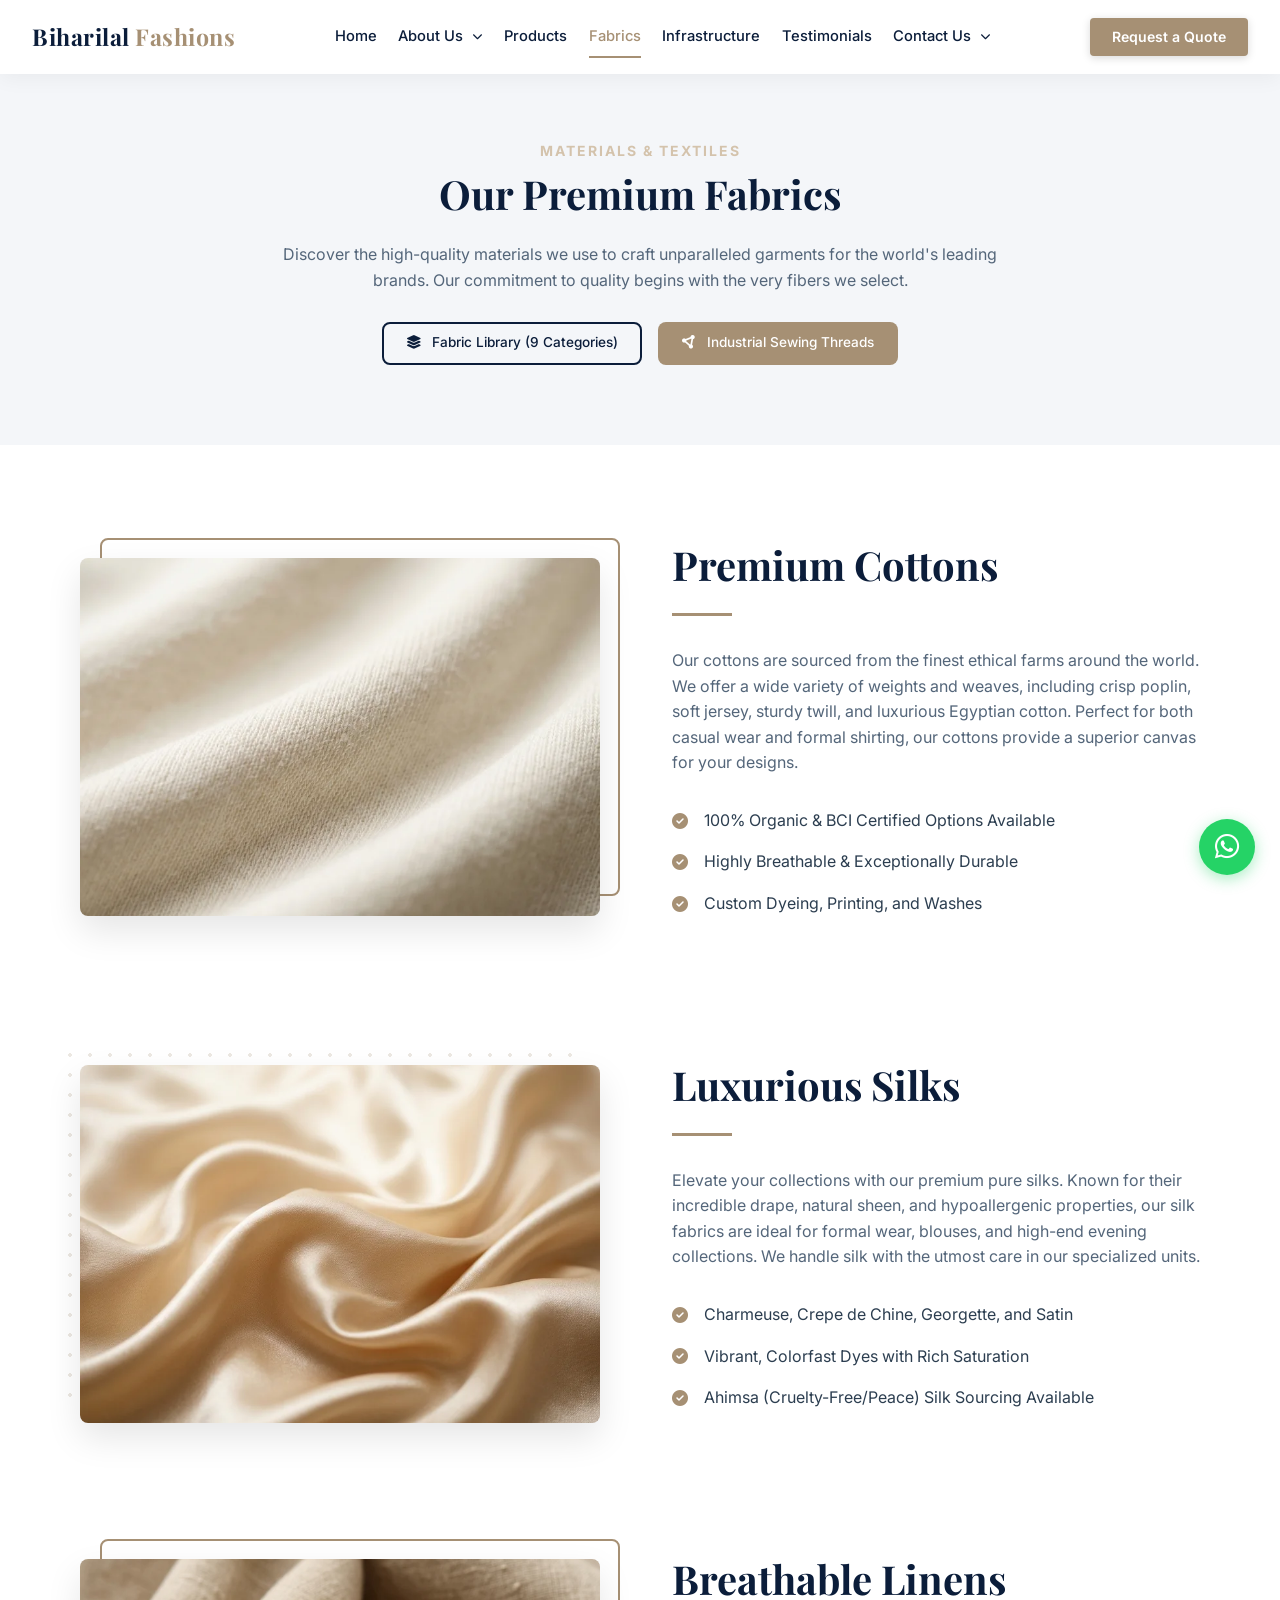
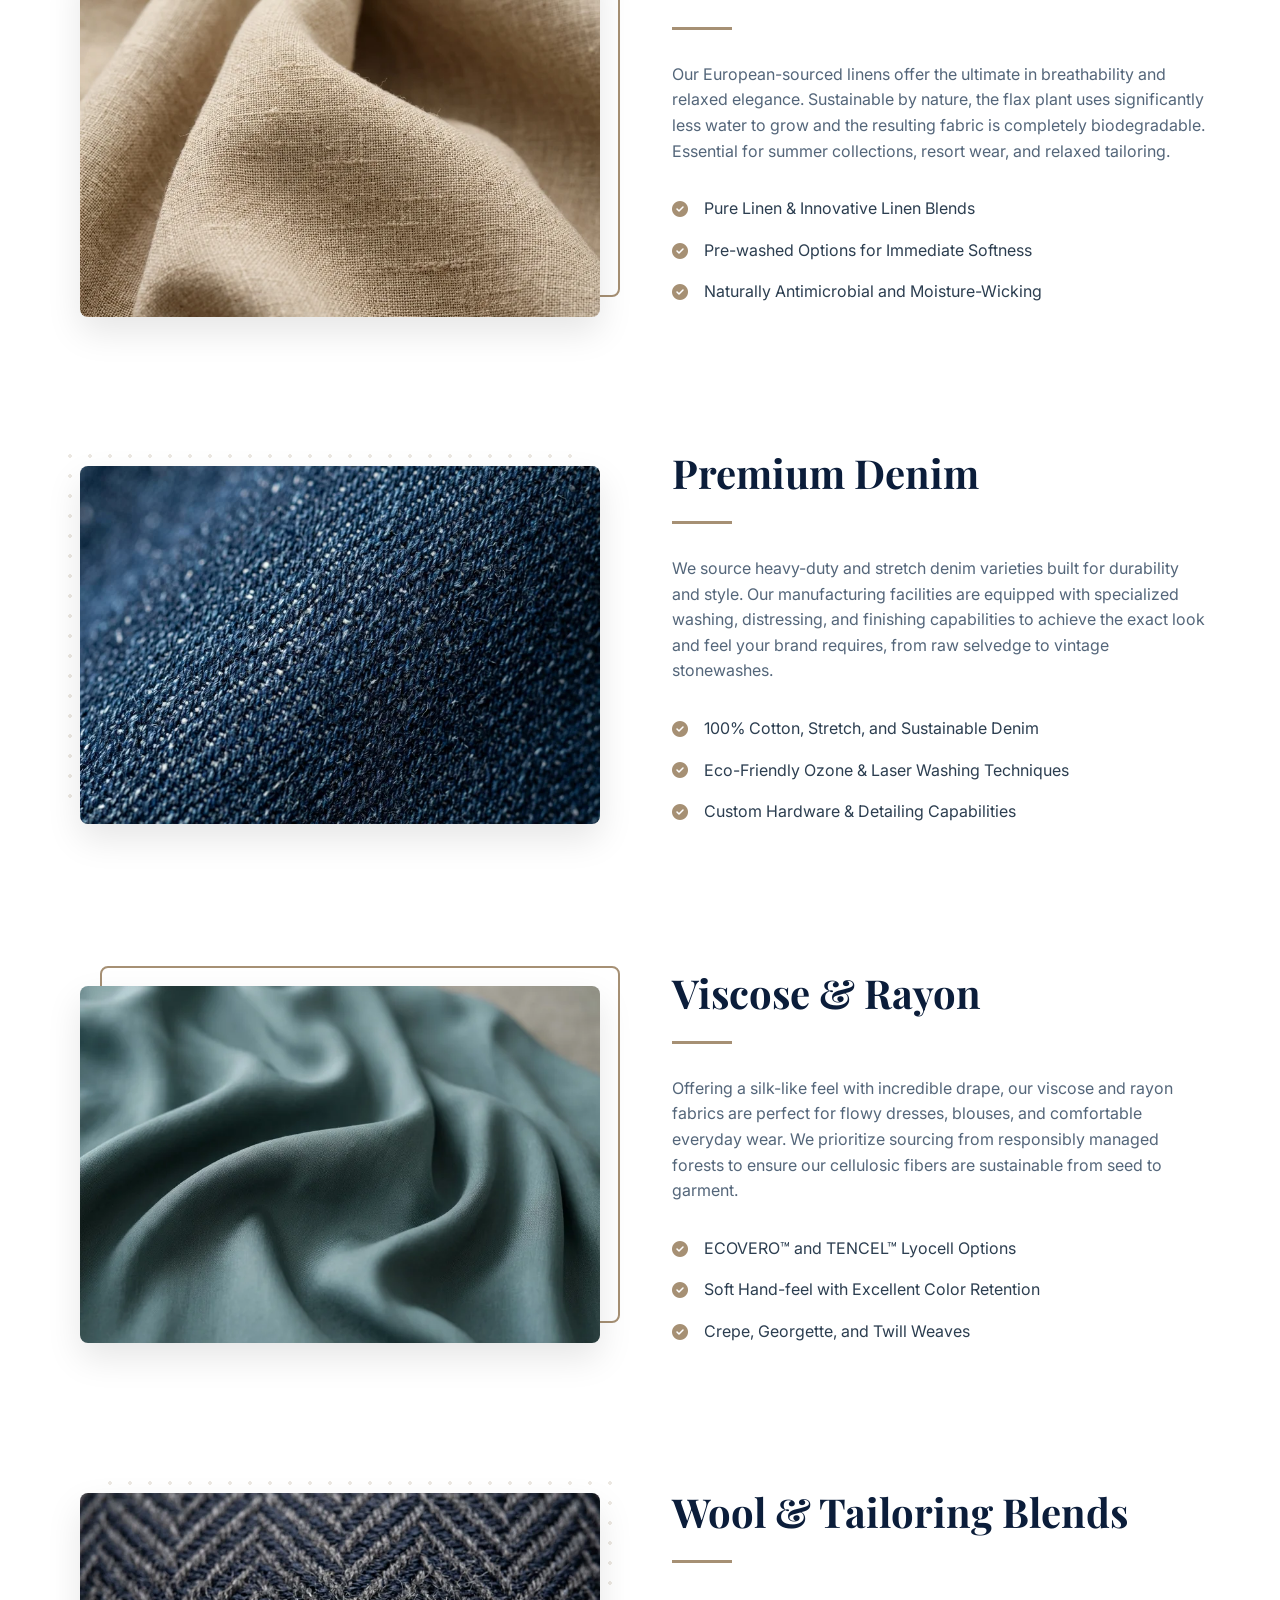
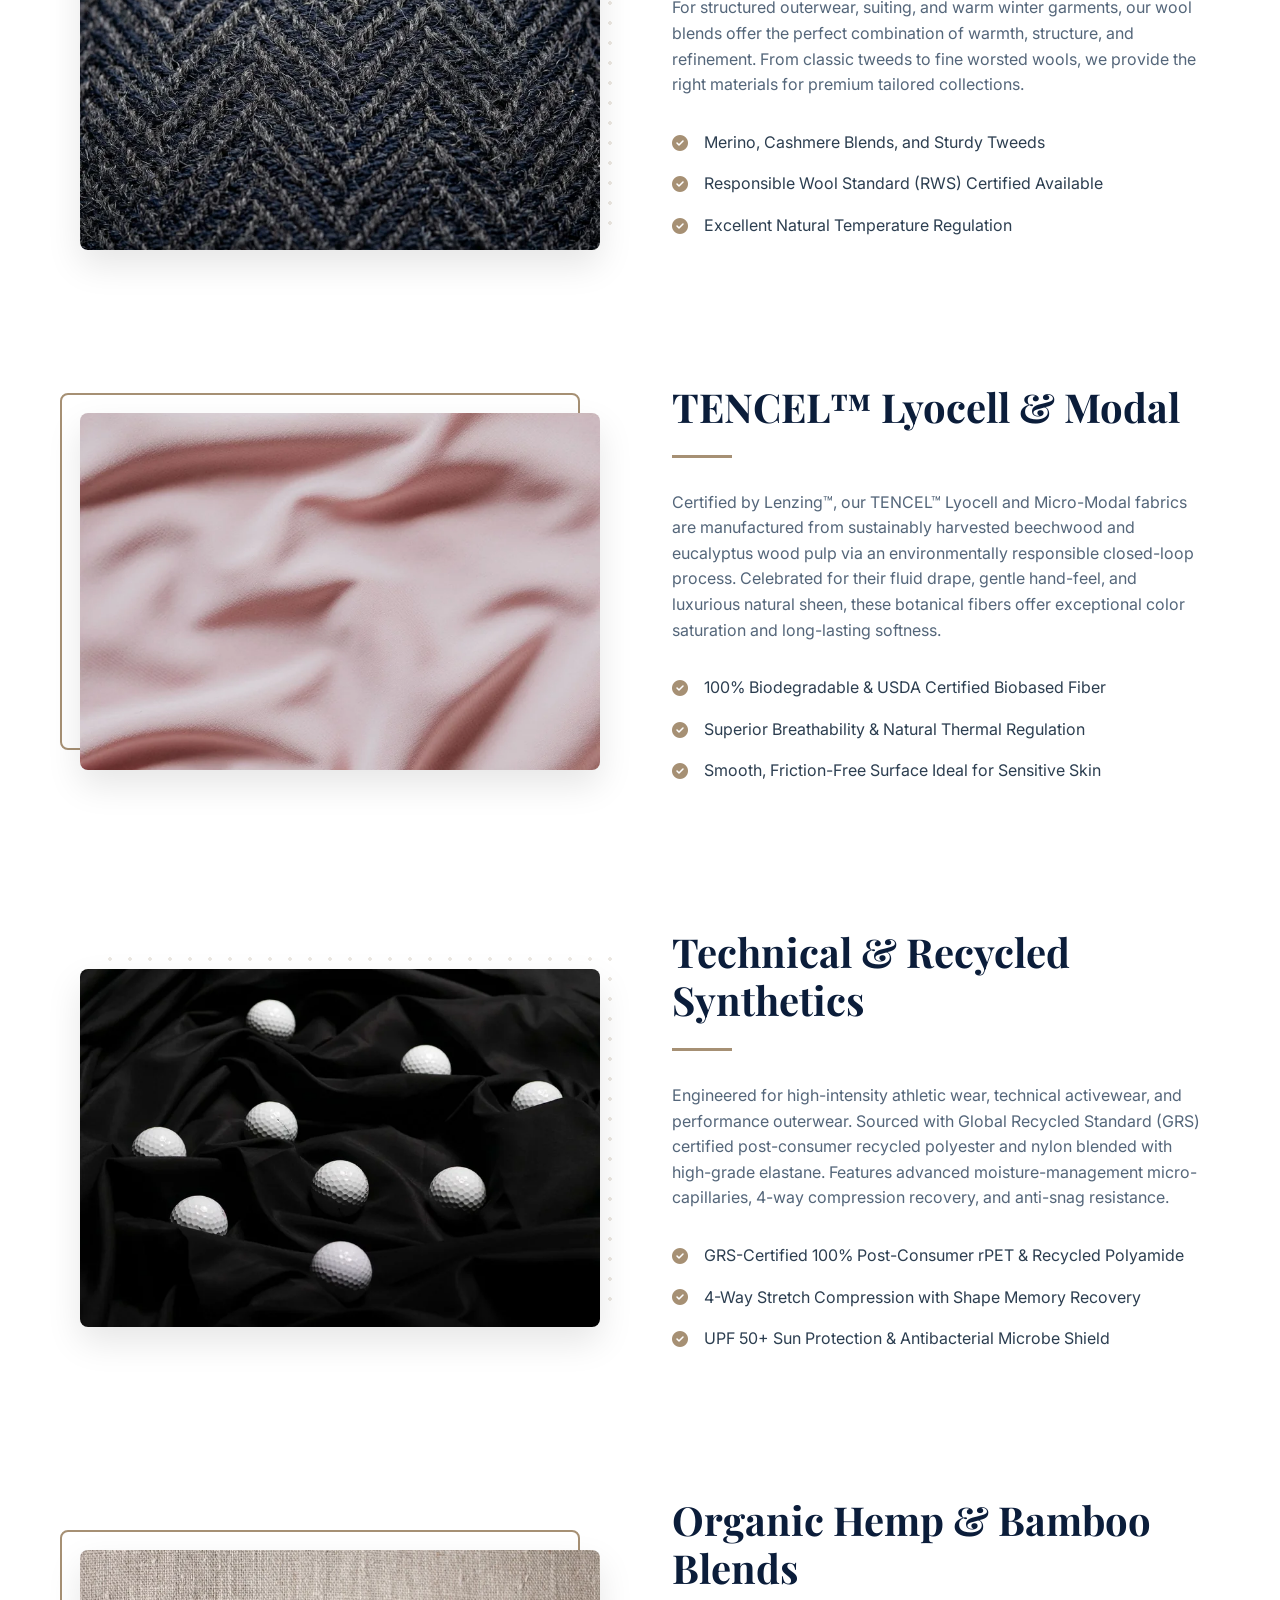
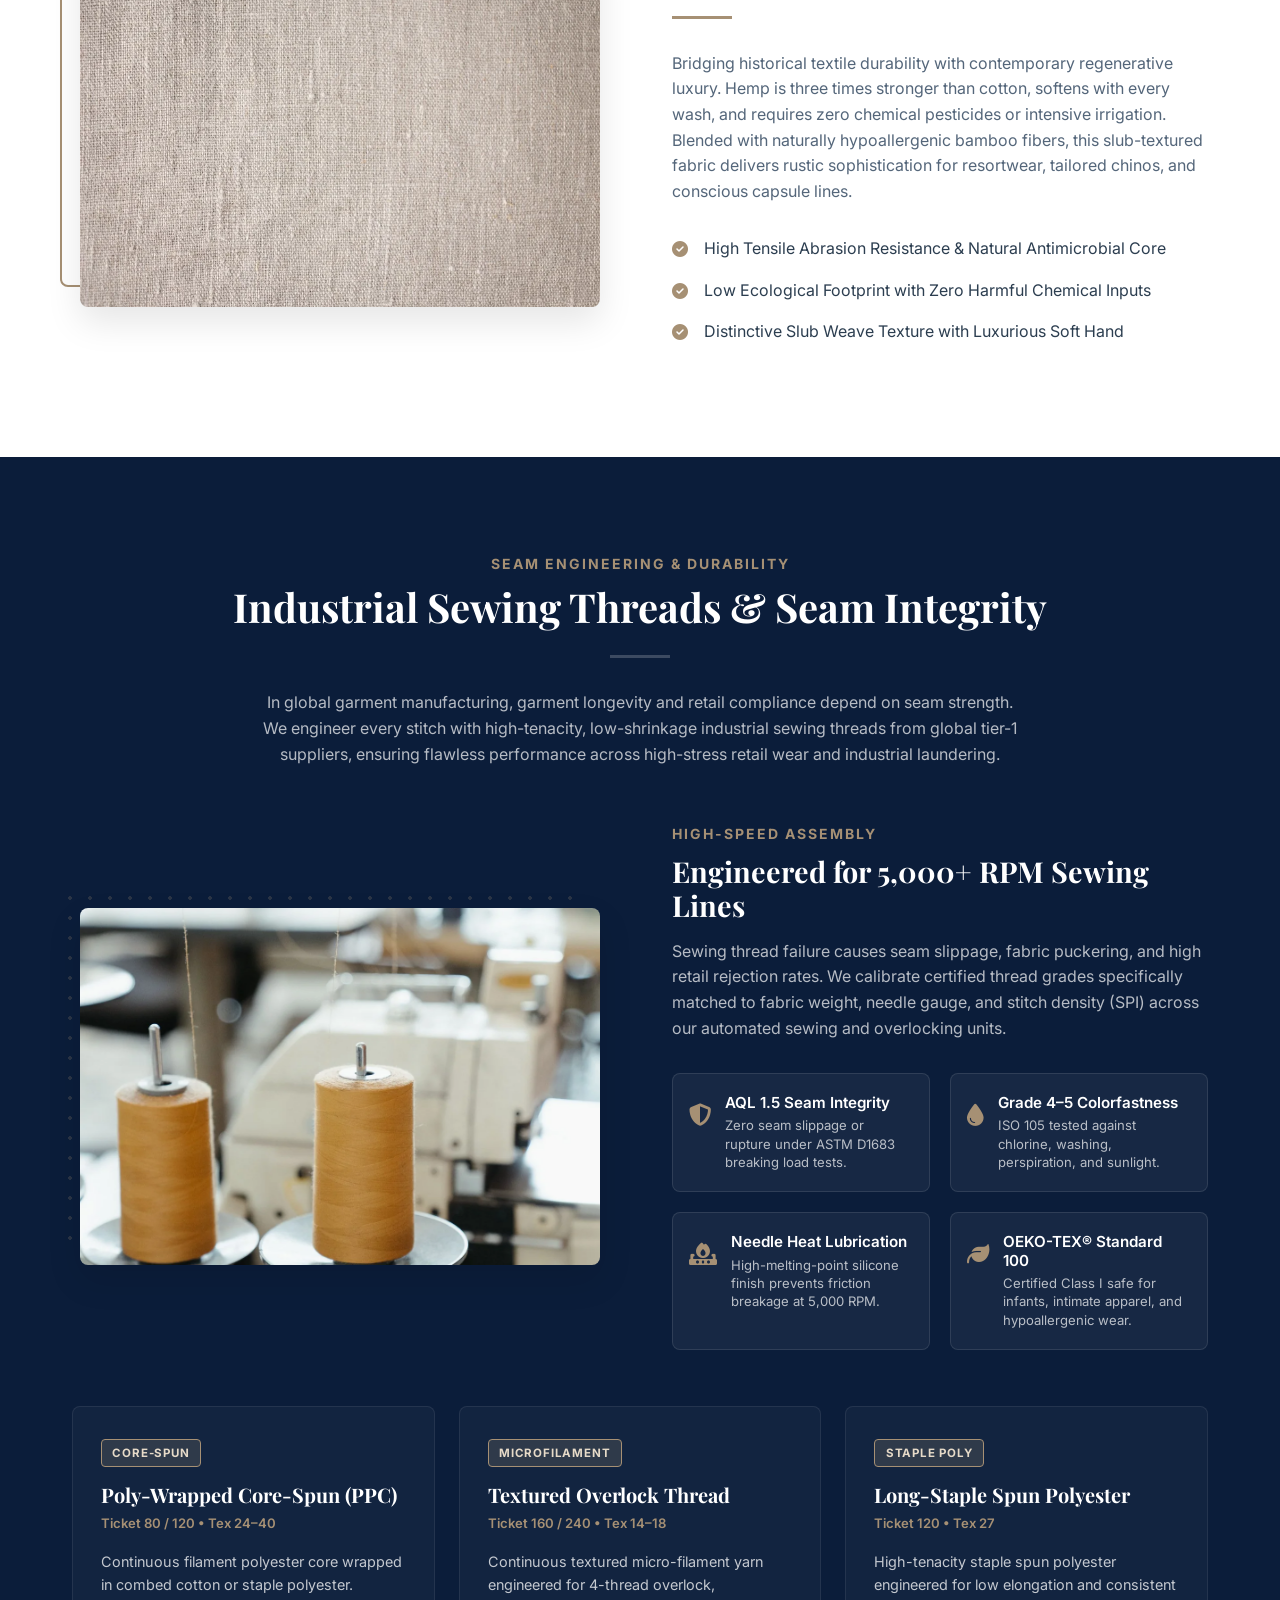
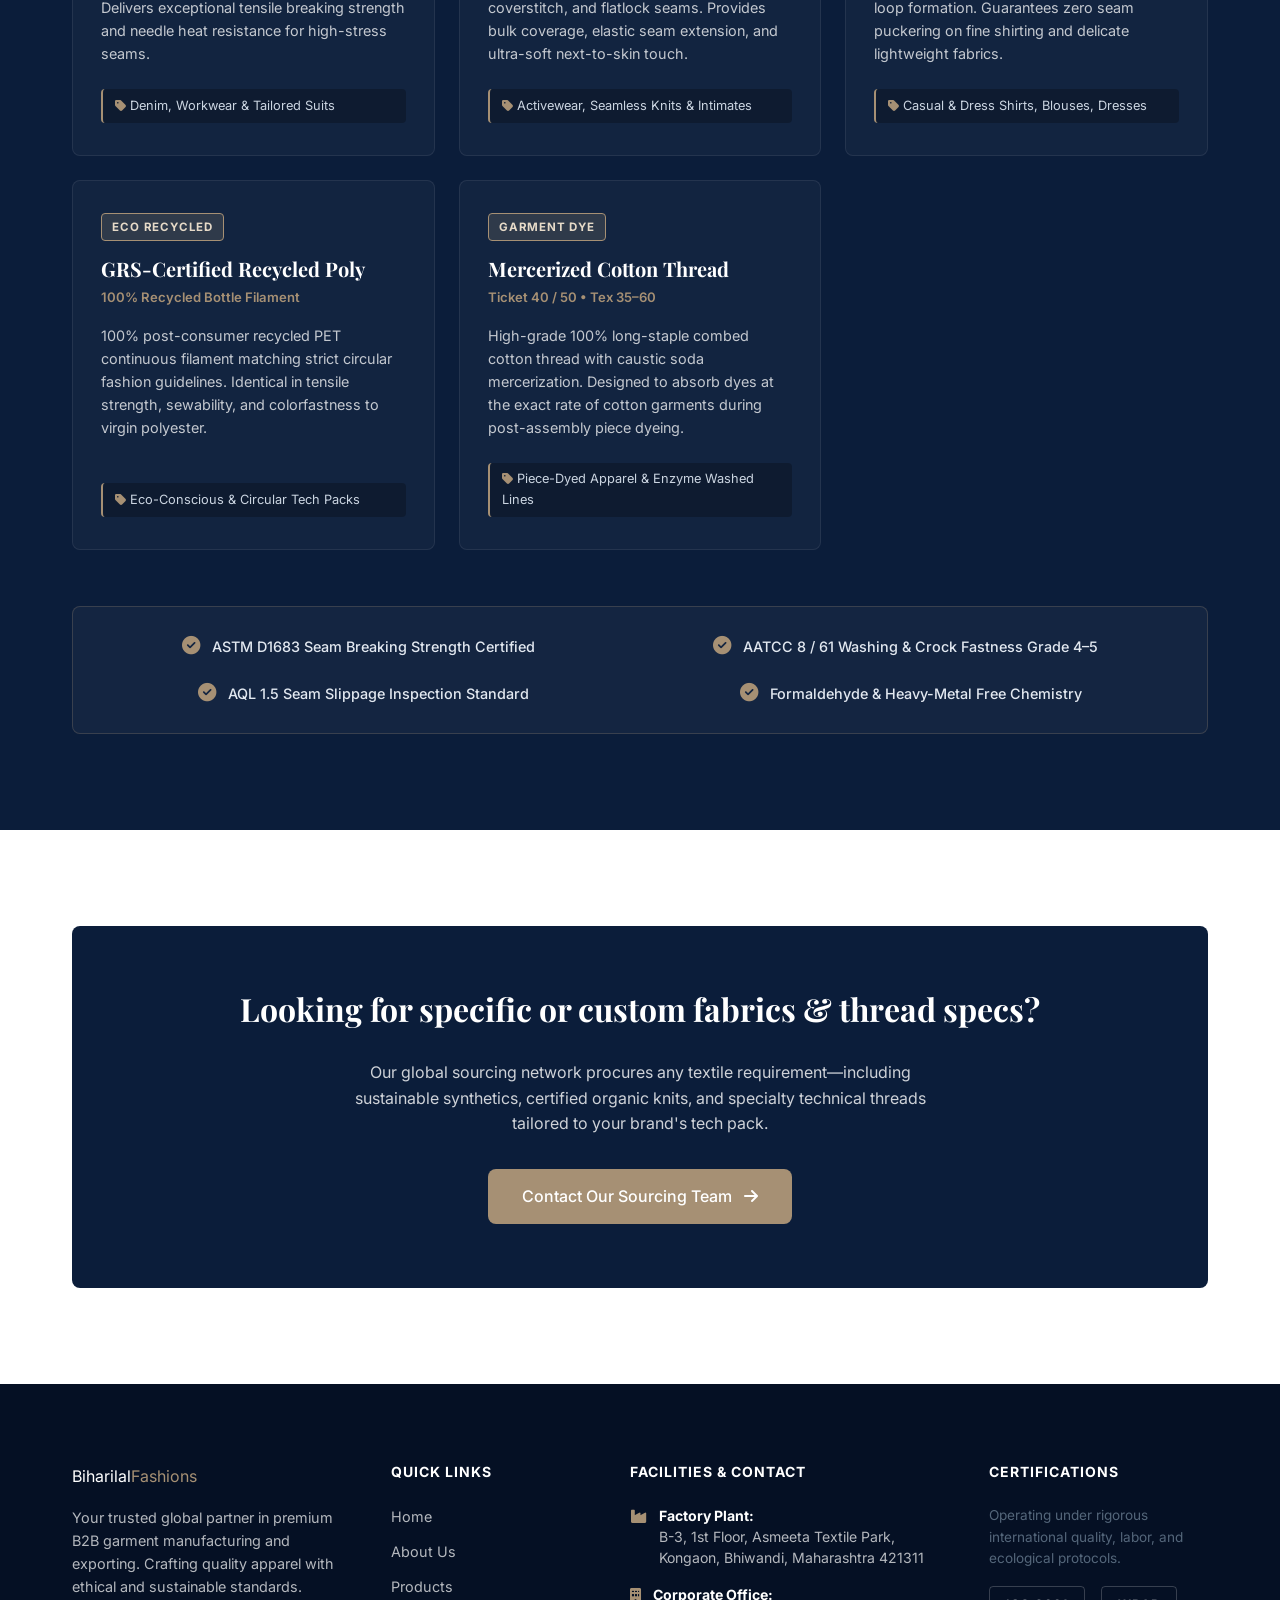
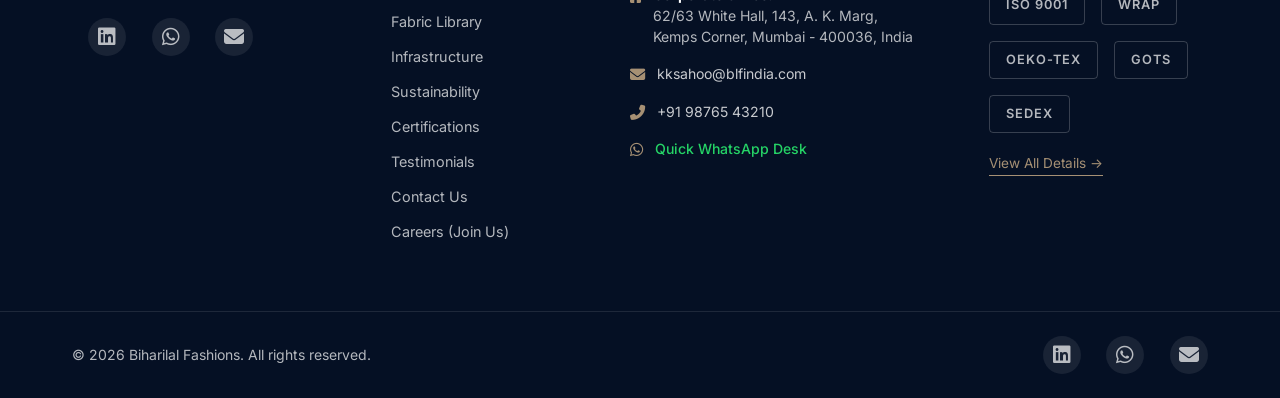
<file: fabrics.html>
<!DOCTYPE html>
<html lang="en">
<head>
    <meta charset="UTF-8">
    <meta name="viewport" content="width=device-width, initial-scale=1.0">
    <title>Textile & Fabric Library | Biharilal Fashions</title>
    <meta name="description" content="Source from our extensive library of premium textiles: organic cotton, mulberry silk, European linen, selvedge denim, modal viscose, and wool tailoring blends.">
    <meta name="robots" content="index, follow">
    <link rel="canonical" href="https://rohitsahoo11.github.io/BLF-Website/fabrics.html">

    <!-- Favicon -->
    <link rel="icon" type="image/svg+xml" href="assets/favicon.svg">
    <link rel="alternate icon" href="favicon.ico">
    <link rel="apple-touch-icon" href="assets/favicon-32x32.png">

    <!-- Open Graph / Facebook / LinkedIn / WhatsApp -->
    <meta property="og:site_name" content="Biharilal Fashions">
    <meta property="og:type" content="website">
    <meta property="og:url" content="https://rohitsahoo11.github.io/BLF-Website/fabrics.html">
    <meta property="og:title" content="Textile & Fabric Library | Biharilal Fashions">
    <meta property="og:description" content="Source from our extensive library of premium textiles: organic cotton, mulberry silk, European linen, selvedge denim, modal viscose, and wool tailoring blends.">
    <meta property="og:image" content="https://rohitsahoo11.github.io/BLF-Website/assets/fabric_cotton.webp">
    <meta property="og:image:width" content="1200">
    <meta property="og:image:height" content="630">
    <meta property="og:image:alt" content="Biharilal Fashions Garment Manufacturing & Exporting">
    <meta property="og:locale" content="en_US">

    <!-- Twitter Card -->
    <meta name="twitter:card" content="summary_large_image">
    <meta name="twitter:title" content="Textile & Fabric Library | Biharilal Fashions">
    <meta name="twitter:description" content="Source from our extensive library of premium textiles: organic cotton, mulberry silk, European linen, selvedge denim, modal viscose, and wool tailoring blends.">
    <meta name="twitter:image" content="https://rohitsahoo11.github.io/BLF-Website/assets/fabric_cotton.webp">

    <!-- Fonts & Icons -->
    <link rel="preconnect" href="https://fonts.googleapis.com">
    <link rel="preconnect" href="https://fonts.gstatic.com" crossorigin>
    <link href="https://fonts.googleapis.com/css2?family=Inter:wght@300;400;500;600&family=Playfair+Display:wght@400;600;700&display=swap" rel="stylesheet">
    <link rel="stylesheet" href="https://cdnjs.cloudflare.com/ajax/libs/font-awesome/6.4.0/css/all.min.css">
    <link rel="stylesheet" href="styles.css">
</head>
<body>
    <!-- Header with Quick Contact Bar -->
    <header class="site-header scrolled" id="siteHeader" data-permanent-scrolled="true">
        <div class="top-bar">
            <div class="container top-bar-container">
                <div class="top-bar-left">
                    <span class="top-bar-item"><i class="fas fa-industry"></i> Factory: Asmeeta Textile Park, Bhiwandi</span>
                    <span class="top-bar-item"><i class="fas fa-building"></i> HQ: Kemps Corner, Mumbai</span>
                </div>
                <div class="top-bar-right">
                    <a href="mailto:kksahoo@blfindia.com" class="top-bar-item"><i class="fas fa-envelope"></i> kksahoo@blfindia.com</a>
                    <a href="tel:+919876543210" class="top-bar-item"><i class="fas fa-phone-alt"></i> +91 98765 43210</a>
                    <a href="https://wa.me/919876543210?text=Hello%20Biharilal%20Fashions,%20we%20have%20an%20export%20inquiry" target="_blank" rel="noopener noreferrer" class="top-bar-item whatsapp-top"><i class="fab fa-whatsapp"></i> WhatsApp</a>
                </div>
            </div>
        </div>
        <nav class="navbar scrolled" id="navbar" data-permanent-scrolled="true">
            <div class="container nav-container">
                <a href="index.html" class="logo">
                    <span class="logo-text" style="color: var(--primary-dark);">Biharilal <span class="accent-text">Fashions</span></span>
                </a>
                <div class="nav-links">
                    <a href="index.html#home" class="nav-link" style="color: var(--primary-dark);">Home</a>
                    <div class="dropdown">
                        <a href="about.html" class="nav-link" style="color: var(--primary-dark);">About Us <i class="fas fa-chevron-down" style="font-size: 0.7em; margin-left: 4px;"></i></a>
                        <div class="dropdown-menu">
                            <a href="about.html" class="dropdown-item">Company Overview</a>
                            <a href="certifications.html" class="dropdown-item">Certifications</a>
                            <a href="sustainability.html" class="dropdown-item">Sustainability</a>
                        </div>
                    </div>
                    <a href="products.html" class="nav-link" style="color: var(--primary-dark);">Products</a>
                    <a href="fabrics.html" class="nav-link active" style="color: var(--primary-dark);">Fabrics</a>
                    <a href="index.html#infrastructure" class="nav-link" style="color: var(--primary-dark);">Infrastructure</a>
                    <a href="testimonials.html" class="nav-link" style="color: var(--primary-dark);">Testimonials</a>
                    <div class="dropdown">
                        <a href="contact.html" class="nav-link" style="color: var(--primary-dark);">Contact Us <i class="fas fa-chevron-down" style="font-size: 0.7em; margin-left: 4px;"></i></a>
                        <div class="dropdown-menu" style="right: 0; left: auto; min-width: 150px;">
                            <a href="contact.html" class="dropdown-item">Get in Touch</a>
                            <a href="join.html" class="dropdown-item">Join Us</a>
                        </div>
                    </div>
                                    <div class="mobile-drawer-cta">
                        <a href="contact.html" class="btn btn-primary btn-block">Request a Quote <i class="fas fa-arrow-right ml-2"></i></a>
                    </div>
                </div>
                <a href="contact.html" class="btn btn-primary nav-btn">Request a Quote</a>
                <button class="mobile-toggle" aria-label="Toggle menu" style="color: var(--primary-dark);">
                    <i class="fas fa-bars"></i>
                </button>
            </div>
        </nav>
    </header>

    <!-- Page Header -->
    <div class="page-header" style="padding-top: 140px; padding-bottom: 80px; background-color: var(--primary-light); text-align: center;">
        <div class="container fade-in-up">
            <span class="section-subtitle">Materials & Textiles</span>
            <h1 class="section-title">Our Premium Fabrics</h1>
            <p class="max-w-3xl mx-auto text-light-muted" style="color: var(--text-light) !important;">Discover the high-quality materials we use to craft unparalleled garments for the world's leading brands. Our commitment to quality begins with the very fibers we select.</p>
            <div style="margin-top: 1.75rem; display: flex; justify-content: center; gap: 1rem; flex-wrap: wrap;">
                <a href="#fabrics-catalog" class="btn btn-secondary" style="padding: 0.55rem 1.4rem; font-size: 0.85rem; border-color: var(--primary-dark); color: var(--primary-dark);"><i class="fas fa-layer-group" style="margin-right: 0.4rem;"></i> Fabric Library (9 Categories)</a>
                <a href="#threads" class="btn btn-primary" style="padding: 0.55rem 1.4rem; font-size: 0.85rem;"><i class="fas fa-circle-nodes" style="margin-right: 0.4rem;"></i> Industrial Sewing Threads</a>
            </div>
        </div>
    </div>

    <!-- Fabrics Content -->
    <section id="fabrics-catalog" class="section">
        <div class="container fade-in-up">
            <!-- Cotton -->
            <div class="split-container mb-8" style="margin-bottom: 8rem;">
                <div class="split-image-container">
                    <img src="assets/fabric_cotton.webp" alt="100% Combed organic cotton fabric weave texture detail" class="split-image" width="800" height="600">
                    <div class="image-accent"></div>
                </div>
                <div class="split-content">
                    <h2 class="section-title">Premium Cottons</h2>
                    <div class="divider"></div>
                    <p>Our cottons are sourced from the finest ethical farms around the world. We offer a wide variety of weights and weaves, including crisp poplin, soft jersey, sturdy twill, and luxurious Egyptian cotton. Perfect for both casual wear and formal shirting, our cottons provide a superior canvas for your designs.</p>
                    <ul class="feature-list">
                        <li><i class="fas fa-check-circle text-accent"></i> 100% Organic & BCI Certified Options Available</li>
                        <li><i class="fas fa-check-circle text-accent"></i> Highly Breathable & Exceptionally Durable</li>
                        <li><i class="fas fa-check-circle text-accent"></i> Custom Dyeing, Printing, and Washes</li>
                    </ul>
                </div>
            </div>

            <!-- Silk -->
            <div class="split-container split-reverse mb-8" style="margin-bottom: 8rem;">
                <div class="split-image-container">
                    <img src="assets/fabric_silk.webp" alt="Pure mulberry silk fabric texture, natural luster and drape detail" class="split-image" width="800" height="600" loading="lazy">
                    <div class="image-accent pattern-dots"></div>
                </div>
                <div class="split-content">
                    <h2 class="section-title">Luxurious Silks</h2>
                    <div class="divider"></div>
                    <p>Elevate your collections with our premium pure silks. Known for their incredible drape, natural sheen, and hypoallergenic properties, our silk fabrics are ideal for formal wear, blouses, and high-end evening collections. We handle silk with the utmost care in our specialized units.</p>
                    <ul class="feature-list">
                        <li><i class="fas fa-check-circle text-accent"></i> Charmeuse, Crepe de Chine, Georgette, and Satin</li>
                        <li><i class="fas fa-check-circle text-accent"></i> Vibrant, Colorfast Dyes with Rich Saturation</li>
                        <li><i class="fas fa-check-circle text-accent"></i> Ahimsa (Cruelty-Free/Peace) Silk Sourcing Available</li>
                    </ul>
                </div>
            </div>

            <!-- Linen -->
            <div class="split-container mb-8" style="margin-bottom: 8rem;">
                <div class="split-image-container">
                    <img src="assets/fabric_linen.webp" alt="Breathable European flax linen fabric texture detail" class="split-image" width="800" height="600" loading="lazy">
                    <div class="image-accent"></div>
                </div>
                <div class="split-content">
                    <h2 class="section-title">Breathable Linens</h2>
                    <div class="divider"></div>
                    <p>Our European-sourced linens offer the ultimate in breathability and relaxed elegance. Sustainable by nature, the flax plant uses significantly less water to grow and the resulting fabric is completely biodegradable. Essential for summer collections, resort wear, and relaxed tailoring.</p>
                    <ul class="feature-list">
                        <li><i class="fas fa-check-circle text-accent"></i> Pure Linen & Innovative Linen Blends</li>
                        <li><i class="fas fa-check-circle text-accent"></i> Pre-washed Options for Immediate Softness</li>
                        <li><i class="fas fa-check-circle text-accent"></i> Naturally Antimicrobial and Moisture-Wicking</li>
                    </ul>
                </div>
            </div>

            <!-- Denim -->
            <div class="split-container split-reverse mb-8" style="margin-bottom: 8rem;">
                <div class="split-image-container">
                    <img src="assets/fabric_denim.webp" alt="Premium ring-spun twill indigo denim fabric texture detail" class="split-image" width="800" height="600" loading="lazy">
                    <div class="image-accent pattern-dots"></div>
                </div>
                <div class="split-content">
                    <h2 class="section-title">Premium Denim</h2>
                    <div class="divider"></div>
                    <p>We source heavy-duty and stretch denim varieties built for durability and style. Our manufacturing facilities are equipped with specialized washing, distressing, and finishing capabilities to achieve the exact look and feel your brand requires, from raw selvedge to vintage stonewashes.</p>
                    <ul class="feature-list">
                        <li><i class="fas fa-check-circle text-accent"></i> 100% Cotton, Stretch, and Sustainable Denim</li>
                        <li><i class="fas fa-check-circle text-accent"></i> Eco-Friendly Ozone & Laser Washing Techniques</li>
                        <li><i class="fas fa-check-circle text-accent"></i> Custom Hardware & Detailing Capabilities</li>
                    </ul>
                </div>
            </div>

            <!-- Viscose & Rayon -->
            <div class="split-container mb-8" style="margin-bottom: 8rem;">
                <div class="split-image-container">
                    <img src="assets/fabric_rayon.webp" alt="Soft modal and viscose rayon blend fabric drape texture detail" class="split-image" width="800" height="600" loading="lazy">
                    <div class="image-accent"></div>
                </div>
                <div class="split-content">
                    <h2 class="section-title">Viscose & Rayon</h2>
                    <div class="divider"></div>
                    <p>Offering a silk-like feel with incredible drape, our viscose and rayon fabrics are perfect for flowy dresses, blouses, and comfortable everyday wear. We prioritize sourcing from responsibly managed forests to ensure our cellulosic fibers are sustainable from seed to garment.</p>
                    <ul class="feature-list">
                        <li><i class="fas fa-check-circle text-accent"></i> ECOVERO™ and TENCEL™ Lyocell Options</li>
                        <li><i class="fas fa-check-circle text-accent"></i> Soft Hand-feel with Excellent Color Retention</li>
                        <li><i class="fas fa-check-circle text-accent"></i> Crepe, Georgette, and Twill Weaves</li>
                    </ul>
                </div>
            </div>

            <!-- Wool & Blends -->
            <div class="split-container mb-8" style="margin-bottom: 8rem;">
                <div class="split-image-container">
                    <img src="assets/fabric_wool.webp" alt="Fine worsted wool blend tailoring fabric texture detail" class="split-image" width="800" height="600" loading="lazy">
                    <div class="image-accent pattern-dots"></div>
                </div>
                <div class="split-content">
                    <h2 class="section-title">Wool &amp; Tailoring Blends</h2>
                    <div class="divider"></div>
                    <p>For structured outerwear, suiting, and warm winter garments, our wool blends offer the perfect combination of warmth, structure, and refinement. From classic tweeds to fine worsted wools, we provide the right materials for premium tailored collections.</p>
                    <ul class="feature-list">
                        <li><i class="fas fa-check-circle text-accent"></i> Merino, Cashmere Blends, and Sturdy Tweeds</li>
                        <li><i class="fas fa-check-circle text-accent"></i> Responsible Wool Standard (RWS) Certified Available</li>
                        <li><i class="fas fa-check-circle text-accent"></i> Excellent Natural Temperature Regulation</li>
                    </ul>
                </div>
            </div>

            <!-- TENCEL & Modal -->
            <div class="split-container split-reverse mb-8" style="margin-bottom: 8rem;">
                <div class="split-image-container">
                    <img src="assets/fabric_tencel.webp" alt="Silky TENCEL Lyocell and micro-modal sustainable draped fabric texture detail" class="split-image" width="800" height="600" loading="lazy">
                    <div class="image-accent"></div>
                </div>
                <div class="split-content">
                    <h2 class="section-title">TENCEL™ Lyocell &amp; Modal</h2>
                    <div class="divider"></div>
                    <p>Certified by Lenzing™, our TENCEL™ Lyocell and Micro-Modal fabrics are manufactured from sustainably harvested beechwood and eucalyptus wood pulp via an environmentally responsible closed-loop process. Celebrated for their fluid drape, gentle hand-feel, and luxurious natural sheen, these botanical fibers offer exceptional color saturation and long-lasting softness.</p>
                    <ul class="feature-list">
                        <li><i class="fas fa-check-circle text-accent"></i> 100% Biodegradable &amp; USDA Certified Biobased Fiber</li>
                        <li><i class="fas fa-check-circle text-accent"></i> Superior Breathability &amp; Natural Thermal Regulation</li>
                        <li><i class="fas fa-check-circle text-accent"></i> Smooth, Friction-Free Surface Ideal for Sensitive Skin</li>
                    </ul>
                </div>
            </div>

            <!-- Technical & Recycled Synthetics -->
            <div class="split-container mb-8" style="margin-bottom: 8rem;">
                <div class="split-image-container">
                    <img src="assets/fabric_technical.webp" alt="Technical 4-way stretch recycled polyester and spandex athletic fabric texture detail" class="split-image" width="800" height="600" loading="lazy">
                    <div class="image-accent pattern-dots"></div>
                </div>
                <div class="split-content">
                    <h2 class="section-title">Technical &amp; Recycled Synthetics</h2>
                    <div class="divider"></div>
                    <p>Engineered for high-intensity athletic wear, technical activewear, and performance outerwear. Sourced with Global Recycled Standard (GRS) certified post-consumer recycled polyester and nylon blended with high-grade elastane. Features advanced moisture-management micro-capillaries, 4-way compression recovery, and anti-snag resistance.</p>
                    <ul class="feature-list">
                        <li><i class="fas fa-check-circle text-accent"></i> GRS-Certified 100% Post-Consumer rPET &amp; Recycled Polyamide</li>
                        <li><i class="fas fa-check-circle text-accent"></i> 4-Way Stretch Compression with Shape Memory Recovery</li>
                        <li><i class="fas fa-check-circle text-accent"></i> UPF 50+ Sun Protection &amp; Antibacterial Microbe Shield</li>
                    </ul>
                </div>
            </div>

            <!-- Organic Hemp & Bamboo Blends -->
            <div class="split-container split-reverse">
                <div class="split-image-container">
                    <img src="assets/fabric_hemp.webp" alt="Organic textured industrial hemp and bamboo blend slub weave fabric texture detail" class="split-image" width="800" height="600" loading="lazy">
                    <div class="image-accent"></div>
                </div>
                <div class="split-content">
                    <h2 class="section-title">Organic Hemp &amp; Bamboo Blends</h2>
                    <div class="divider"></div>
                    <p>Bridging historical textile durability with contemporary regenerative luxury. Hemp is three times stronger than cotton, softens with every wash, and requires zero chemical pesticides or intensive irrigation. Blended with naturally hypoallergenic bamboo fibers, this slub-textured fabric delivers rustic sophistication for resortwear, tailored chinos, and conscious capsule lines.</p>
                    <ul class="feature-list">
                        <li><i class="fas fa-check-circle text-accent"></i> High Tensile Abrasion Resistance &amp; Natural Antimicrobial Core</li>
                        <li><i class="fas fa-check-circle text-accent"></i> Low Ecological Footprint with Zero Harmful Chemical Inputs</li>
                        <li><i class="fas fa-check-circle text-accent"></i> Distinctive Slub Weave Texture with Luxurious Soft Hand</li>
                    </ul>
                </div>
            </div>
            
        </div>
    </section>

    <!-- Industrial Sewing Threads & Seam Engineering Section -->
    <section id="threads" class="section section-dark">
        <div class="container fade-in-up">
            <div class="text-center section-header">
                <span class="section-subtitle" style="color: var(--accent-earth);">Seam Engineering &amp; Durability</span>
                <h2 class="section-title text-light">Industrial Sewing Threads &amp; Seam Integrity</h2>
                <div class="divider center-divider divider-light"></div>
                <p class="max-w-3xl mx-auto text-light-muted">In global garment manufacturing, garment longevity and retail compliance depend on seam strength. We engineer every stitch with high-tenacity, low-shrinkage industrial sewing threads from global tier-1 suppliers, ensuring flawless performance across high-stress retail wear and industrial laundering.</p>
            </div>

            <!-- Thread Engineering Overview -->
            <div class="split-container split-reverse" style="align-items: center; margin-top: 3.5rem;">
                <div class="split-content">
                    <span class="section-subtitle" style="color: var(--accent-earth);">High-Speed Assembly</span>
                    <h3 style="font-family: var(--font-heading); color: #fff; font-size: 1.8rem; margin-bottom: 1rem;">Engineered for 5,000+ RPM Sewing Lines</h3>
                    <p class="text-light-muted">Sewing thread failure causes seam slippage, fabric puckering, and high retail rejection rates. We calibrate certified thread grades specifically matched to fabric weight, needle gauge, and stitch density (SPI) across our automated sewing and overlocking units.</p>
                    
                    <div class="thread-metrics-grid">
                        <div class="thread-metric-card">
                            <div class="thread-metric-icon"><i class="fas fa-shield-halved"></i></div>
                            <div class="thread-metric-content">
                                <h4>AQL 1.5 Seam Integrity</h4>
                                <p>Zero seam slippage or rupture under ASTM D1683 breaking load tests.</p>
                            </div>
                        </div>
                        <div class="thread-metric-card">
                            <div class="thread-metric-icon"><i class="fas fa-droplet"></i></div>
                            <div class="thread-metric-content">
                                <h4>Grade 4–5 Colorfastness</h4>
                                <p>ISO 105 tested against chlorine, washing, perspiration, and sunlight.</p>
                            </div>
                        </div>
                        <div class="thread-metric-card">
                            <div class="thread-metric-icon"><i class="fas fa-fire-burner"></i></div>
                            <div class="thread-metric-content">
                                <h4>Needle Heat Lubrication</h4>
                                <p>High-melting-point silicone finish prevents friction breakage at 5,000 RPM.</p>
                            </div>
                        </div>
                        <div class="thread-metric-card">
                            <div class="thread-metric-icon"><i class="fas fa-leaf"></i></div>
                            <div class="thread-metric-content">
                                <h4>OEKO-TEX® Standard 100</h4>
                                <p>Certified Class I safe for infants, intimate apparel, and hypoallergenic wear.</p>
                            </div>
                        </div>
                    </div>
                </div>
                <div class="split-image-container">
                    <img src="assets/thread_spools.webp" alt="High-speed industrial sewing thread cones and spools in garment manufacturing atelier" class="split-image" width="1200" height="800" loading="lazy">
                    <div class="image-accent pattern-dots"></div>
                </div>
            </div>

            <!-- 5 Core Thread Categories -->
            <div class="thread-cards-grid">
                <div class="thread-card">
                    <span class="thread-badge">CORE-SPUN</span>
                    <h3>Poly-Wrapped Core-Spun (PPC)</h3>
                    <span class="thread-spec">Ticket 80 / 120 • Tex 24–40</span>
                    <p>Continuous filament polyester core wrapped in combed cotton or staple polyester. Delivers exceptional tensile breaking strength and needle heat resistance for high-stress seams.</p>
                    <div class="thread-app-tag"><i class="fas fa-tag mr-1 text-accent"></i> Denim, Workwear &amp; Tailored Suits</div>
                </div>

                <div class="thread-card">
                     <span class="thread-badge">MICROFILAMENT</span>
                     <h3>Textured Overlock Thread</h3>
                     <span class="thread-spec">Ticket 160 / 240 • Tex 14–18</span>
                     <p>Continuous textured micro-filament yarn engineered for 4-thread overlock, coverstitch, and flatlock seams. Provides bulk coverage, elastic seam extension, and ultra-soft next-to-skin touch.</p>
                     <div class="thread-app-tag"><i class="fas fa-tag mr-1 text-accent"></i> Activewear, Seamless Knits &amp; Intimates</div>
                </div>

                <div class="thread-card">
                     <span class="thread-badge">STAPLE POLY</span>
                     <h3>Long-Staple Spun Polyester</h3>
                     <span class="thread-spec">Ticket 120 • Tex 27</span>
                     <p>High-tenacity staple spun polyester engineered for low elongation and consistent loop formation. Guarantees zero seam puckering on fine shirting and delicate lightweight fabrics.</p>
                     <div class="thread-app-tag"><i class="fas fa-tag mr-1 text-accent"></i> Casual &amp; Dress Shirts, Blouses, Dresses</div>
                </div>

                <div class="thread-card">
                     <span class="thread-badge">ECO RECYCLED</span>
                     <h3>GRS-Certified Recycled Poly</h3>
                     <span class="thread-spec">100% Recycled Bottle Filament</span>
                     <p>100% post-consumer recycled PET continuous filament matching strict circular fashion guidelines. Identical in tensile strength, sewability, and colorfastness to virgin polyester.</p>
                     <div class="thread-app-tag"><i class="fas fa-tag mr-1 text-accent"></i> Eco-Conscious &amp; Circular Tech Packs</div>
                </div>

                <div class="thread-card">
                     <span class="thread-badge">GARMENT DYE</span>
                     <h3>Mercerized Cotton Thread</h3>
                     <span class="thread-spec">Ticket 40 / 50 • Tex 35–60</span>
                     <p>High-grade 100% long-staple combed cotton thread with caustic soda mercerization. Designed to absorb dyes at the exact rate of cotton garments during post-assembly piece dyeing.</p>
                     <div class="thread-app-tag"><i class="fas fa-tag mr-1 text-accent"></i> Piece-Dyed Apparel &amp; Enzyme Washed Lines</div>
                </div>
            </div>

            <!-- Technical Assurance Strip -->
            <div class="thread-assurance-strip">
                <div class="thread-assurance-item">
                    <i class="fas fa-circle-check"></i>
                    <span>ASTM D1683 Seam Breaking Strength Certified</span>
                </div>
                <div class="thread-assurance-item">
                    <i class="fas fa-circle-check"></i>
                    <span>AATCC 8 / 61 Washing &amp; Crock Fastness Grade 4–5</span>
                </div>
                <div class="thread-assurance-item">
                    <i class="fas fa-circle-check"></i>
                    <span>AQL 1.5 Seam Slippage Inspection Standard</span>
                </div>
                <div class="thread-assurance-item">
                    <i class="fas fa-circle-check"></i>
                    <span>Formaldehyde &amp; Heavy-Metal Free Chemistry</span>
                </div>
            </div>
        </div>
    </section>

    <!-- Sourcing CTA Section -->
    <section class="section">
        <div class="container fade-in-up">
            <div class="text-center" style="padding: 4rem 2rem; background-color: var(--primary-dark); color: var(--text-white); border-radius: var(--border-radius);">
                <h3 class="mb-8" style="color: var(--text-white); font-size: 2rem; margin-bottom: 2rem;">Looking for specific or custom fabrics &amp; thread specs?</h3>
                <p style="color: rgba(255,255,255,0.8); margin-bottom: 2rem; max-width: 600px; margin-left: auto; margin-right: auto;">Our global sourcing network procures any textile requirement—including sustainable synthetics, certified organic knits, and specialty technical threads tailored to your brand's tech pack.</p>
                <a href="contact.html" class="btn btn-primary">Contact Our Sourcing Team <i class="fas fa-arrow-right ml-2"></i></a>
            </div>
        </div>
    </section>

    <!-- Footer -->
    <footer class="footer">
        <div class="container footer-container">
            <div class="footer-brand">
                <a href="index.html" class="logo text-light">Biharilal <span class="accent-text">Fashions</span></a>
                <p class="footer-desc">Your trusted global partner in premium B2B garment manufacturing and exporting. Crafting quality apparel with ethical and sustainable standards.</p>
                <div class="social-links">
                    <a href="https://www.linkedin.com/company/biharilal-fashions" target="_blank" rel="noopener noreferrer" aria-label="Biharilal Fashions on LinkedIn"><i class="fab fa-linkedin"></i></a>
                    <a href="https://wa.me/919876543210?text=Hello%20Biharilal%20Fashions,%20we%20have%20an%20export%20inquiry" target="_blank" rel="noopener noreferrer" aria-label="WhatsApp Export Desk"><i class="fab fa-whatsapp"></i></a>
                    <a href="mailto:kksahoo@blfindia.com" aria-label="Email Biharilal Fashions"><i class="fas fa-envelope"></i></a>
                </div>
            </div>
            <div class="footer-links">
                <h4>Quick Links</h4>
                <a href="index.html">Home</a>
                <a href="about.html">About Us</a>
                <a href="products.html">Products</a>
                <a href="fabrics.html">Fabric Library</a>
                <a href="index.html#infrastructure">Infrastructure</a>
                <a href="sustainability.html">Sustainability</a>
                <a href="certifications.html">Certifications</a>
                <a href="testimonials.html">Testimonials</a>
                <a href="contact.html">Contact Us</a>
                <a href="join.html">Careers (Join Us)</a>
            </div>
            <div class="footer-contact">
                <h4>Facilities & Contact</h4>
                <div class="footer-contact-item">
                    <i class="fas fa-industry"></i>
                    <div>
                        <strong style="color: #fff;">Factory Plant:</strong><br>
                        B-3, 1st Floor, Asmeeta Textile Park,<br>Kongaon, Bhiwandi, Maharashtra 421311
                    </div>
                </div>
                <div class="footer-contact-item">
                    <i class="fas fa-building"></i>
                    <div>
                        <strong style="color: #fff;">Corporate Office:</strong><br>
                        62/63 White Hall, 143, A. K. Marg,<br>Kemps Corner, Mumbai - 400036, India
                    </div>
                </div>
                <div class="footer-contact-item">
                    <i class="fas fa-envelope"></i>
                    <div>
                        <a href="mailto:kksahoo@blfindia.com">kksahoo@blfindia.com</a>
                    </div>
                </div>
                <div class="footer-contact-item">
                    <i class="fas fa-phone-alt"></i>
                    <div>
                        <a href="tel:+919876543210">+91 98765 43210</a>
                    </div>
                </div>
                <div class="footer-contact-item wa">
                    <i class="fab fa-whatsapp"></i>
                    <div>
                        <a href="https://wa.me/919876543210?text=Hello%20Biharilal%20Fashions,%20we%20have%20an%20export%20inquiry" target="_blank" rel="noopener noreferrer">Quick WhatsApp Desk</a>
                    </div>
                </div>
            </div>
            <div class="footer-cert">
                <h4>Certifications</h4>
                <p style="font-size: 0.85rem; color: var(--text-light); margin-bottom: 1rem;">Operating under rigorous international quality, labor, and ecological protocols.</p>
                <div class="cert-icons">
                    <span class="cert-badge">ISO 9001</span>
                    <span class="cert-badge">WRAP</span>
                    <span class="cert-badge">OEKO-TEX</span>
                    <span class="cert-badge">GOTS</span>
                    <span class="cert-badge">SEDEX</span>
                </div>
                <a href="certifications.html" style="display: inline-block; margin-top: 1.25rem; color: var(--accent-earth); font-size: 0.85rem; text-decoration: none; border-bottom: 1px solid var(--accent-earth); transition: var(--transition);">View All Details &rarr;</a>
            </div>
        </div>
        <div class="footer-bottom">
            <div class="container bottom-flex">
                <p>&copy; <span id="year"></span> Biharilal Fashions. All rights reserved.</p>
                <div class="social-links" style="margin-top: 0;">
                    <a href="https://www.linkedin.com/company/biharilal-fashions" target="_blank" rel="noopener noreferrer" aria-label="LinkedIn"><i class="fab fa-linkedin"></i></a>
                    <a href="https://wa.me/919876543210?text=Hello%20Biharilal%20Fashions" target="_blank" rel="noopener noreferrer" aria-label="WhatsApp"><i class="fab fa-whatsapp"></i></a>
                    <a href="mailto:kksahoo@blfindia.com" aria-label="Email"><i class="fas fa-envelope"></i></a>
                </div>
            </div>
        </div>
    </footer>

    <!-- WhatsApp Floating Action -->
    <a href="https://wa.me/919876543210?text=Hello%20Biharilal%20Fashions,%20we%20have%20an%20export%20inquiry" class="whatsapp-float" target="_blank" rel="noopener noreferrer" aria-label="Direct WhatsApp Chat with Export Desk">
        <i class="fab fa-whatsapp"></i>
        <span class="whatsapp-tooltip">Chat with Export Desk</span>
    </a>

    <script src="script.js"></script>
</body>
</html>
</file>
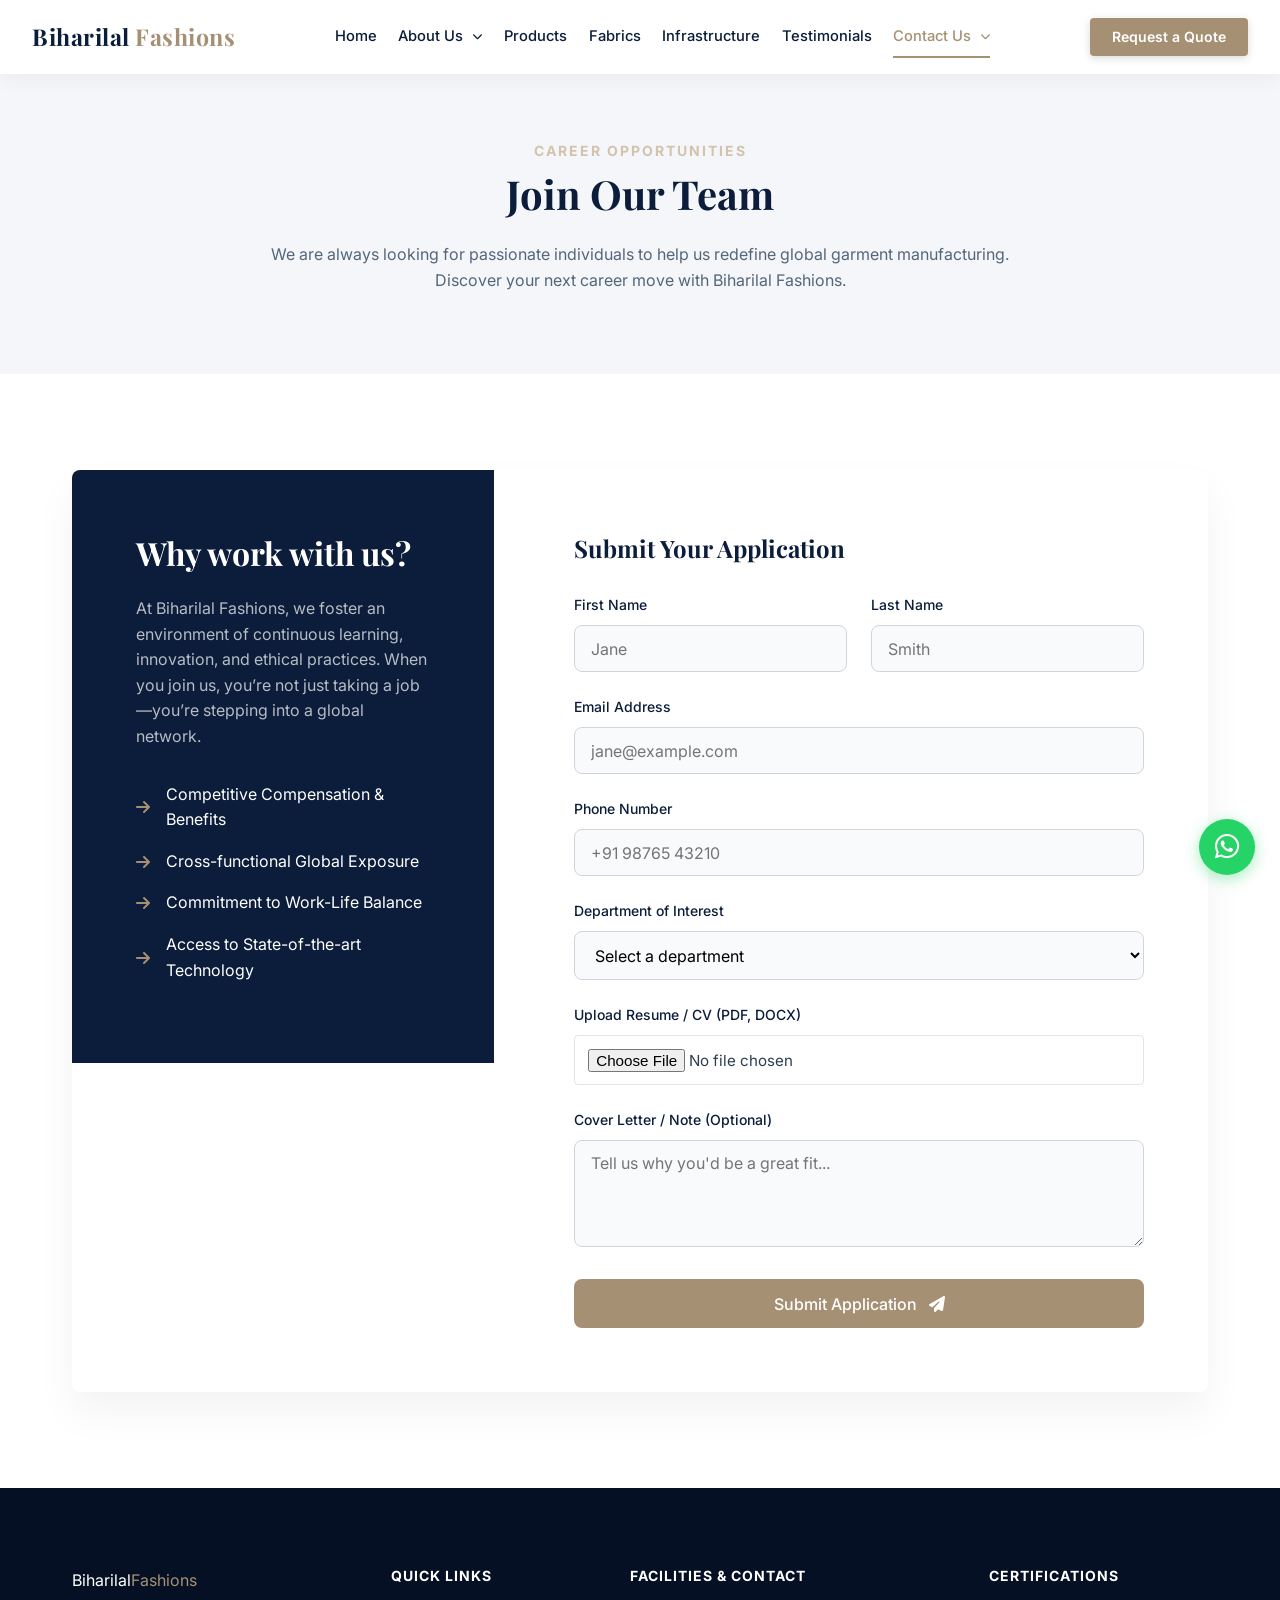
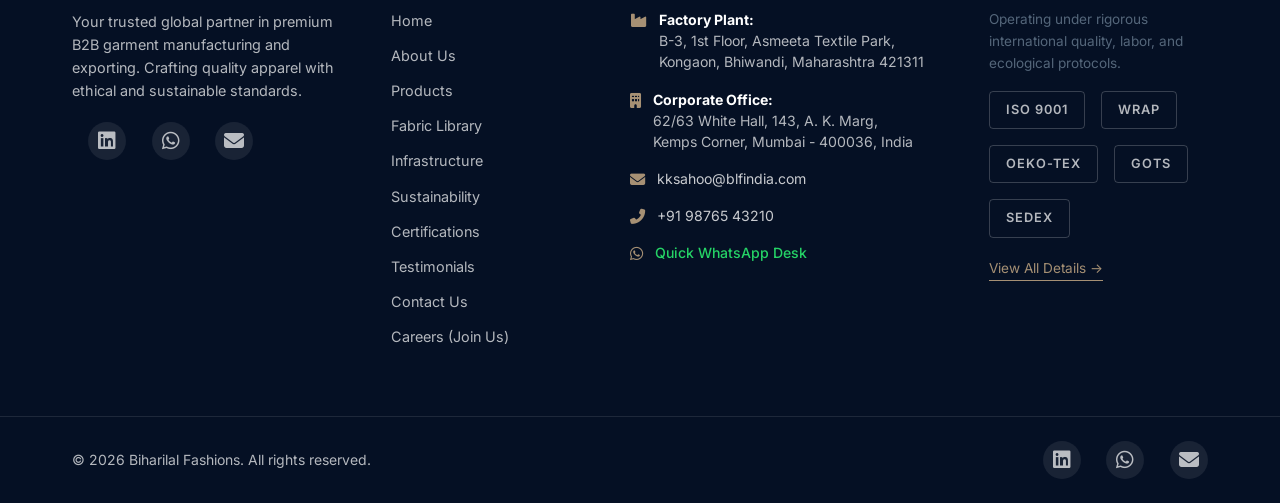
<file: join.html>
<!DOCTYPE html>
<html lang="en">
<head>
    <meta charset="UTF-8">
    <meta name="viewport" content="width=device-width, initial-scale=1.0">
    <title>Careers in Garment Manufacturing | Join Biharilal Fashions</title>
    <meta name="description" content="Explore career opportunities in fashion design, merchandising, supply chain logistics, and quality assurance at Biharilal Fashions.">
    <meta name="robots" content="index, follow">
    <link rel="canonical" href="https://rohitsahoo11.github.io/BLF-Website/join.html">

    <!-- Favicon -->
    <link rel="icon" type="image/svg+xml" href="assets/favicon.svg">
    <link rel="alternate icon" href="favicon.ico">
    <link rel="apple-touch-icon" href="assets/favicon-32x32.png">

    <!-- Open Graph / Facebook / LinkedIn / WhatsApp -->
    <meta property="og:site_name" content="Biharilal Fashions">
    <meta property="og:type" content="website">
    <meta property="og:url" content="https://rohitsahoo11.github.io/BLF-Website/join.html">
    <meta property="og:title" content="Careers in Garment Manufacturing | Join Biharilal Fashions">
    <meta property="og:description" content="Explore career opportunities in fashion design, merchandising, supply chain logistics, and quality assurance at Biharilal Fashions.">
    <meta property="og:image" content="https://rohitsahoo11.github.io/BLF-Website/assets/og_banner.jpg">
    <meta property="og:image:width" content="1200">
    <meta property="og:image:height" content="630">
    <meta property="og:image:alt" content="Biharilal Fashions Garment Manufacturing & Exporting">
    <meta property="og:locale" content="en_US">

    <!-- Twitter Card -->
    <meta name="twitter:card" content="summary_large_image">
    <meta name="twitter:title" content="Careers in Garment Manufacturing | Join Biharilal Fashions">
    <meta name="twitter:description" content="Explore career opportunities in fashion design, merchandising, supply chain logistics, and quality assurance at Biharilal Fashions.">
    <meta name="twitter:image" content="https://rohitsahoo11.github.io/BLF-Website/assets/og_banner.jpg">

    <!-- Fonts & Icons -->
    <link rel="preconnect" href="https://fonts.googleapis.com">
    <link rel="preconnect" href="https://fonts.gstatic.com" crossorigin>
    <link href="https://fonts.googleapis.com/css2?family=Inter:wght@300;400;500;600&family=Playfair+Display:wght@400;600;700&display=swap" rel="stylesheet">
    <link rel="stylesheet" href="https://cdnjs.cloudflare.com/ajax/libs/font-awesome/6.4.0/css/all.min.css">
    <link rel="stylesheet" href="styles.css">
</head>
<body>
    <!-- Header with Quick Contact Bar -->
    <header class="site-header scrolled" id="siteHeader" data-permanent-scrolled="true">
        <div class="top-bar">
            <div class="container top-bar-container">
                <div class="top-bar-left">
                    <span class="top-bar-item"><i class="fas fa-industry"></i> Factory: Asmeeta Textile Park, Bhiwandi</span>
                    <span class="top-bar-item"><i class="fas fa-building"></i> HQ: Kemps Corner, Mumbai</span>
                </div>
                <div class="top-bar-right">
                    <a href="mailto:kksahoo@blfindia.com" class="top-bar-item"><i class="fas fa-envelope"></i> kksahoo@blfindia.com</a>
                    <a href="tel:+919876543210" class="top-bar-item"><i class="fas fa-phone-alt"></i> +91 98765 43210</a>
                    <a href="https://wa.me/919876543210?text=Hello%20Biharilal%20Fashions,%20we%20have%20an%20export%20inquiry" target="_blank" rel="noopener noreferrer" class="top-bar-item whatsapp-top"><i class="fab fa-whatsapp"></i> WhatsApp</a>
                </div>
            </div>
        </div>
        <nav class="navbar scrolled" id="navbar" data-permanent-scrolled="true">
            <div class="container nav-container">
                <a href="index.html" class="logo">
                    <span class="logo-text" style="color: var(--primary-dark);">Biharilal <span class="accent-text">Fashions</span></span>
                </a>
                <div class="nav-links">
                    <a href="index.html#home" class="nav-link" style="color: var(--primary-dark);">Home</a>
                    <div class="dropdown">
                        <a href="about.html" class="nav-link" style="color: var(--primary-dark);">About Us <i class="fas fa-chevron-down" style="font-size: 0.7em; margin-left: 4px;"></i></a>
                        <div class="dropdown-menu">
                            <a href="about.html" class="dropdown-item">Company Overview</a>
                            <a href="certifications.html" class="dropdown-item">Certifications</a>
                            <a href="sustainability.html" class="dropdown-item">Sustainability</a>
                        </div>
                    </div>
                    <a href="products.html" class="nav-link" style="color: var(--primary-dark);">Products</a>
                    <a href="fabrics.html" class="nav-link" style="color: var(--primary-dark);">Fabrics</a>
                    <a href="index.html#infrastructure" class="nav-link" style="color: var(--primary-dark);">Infrastructure</a>
                    <a href="testimonials.html" class="nav-link" style="color: var(--primary-dark);">Testimonials</a>
                    <div class="dropdown">
                        <a href="contact.html" class="nav-link active" style="color: var(--primary-dark);">Contact Us <i class="fas fa-chevron-down" style="font-size: 0.7em; margin-left: 4px;"></i></a>
                        <div class="dropdown-menu" style="right: 0; left: auto; min-width: 150px;">
                            <a href="contact.html" class="dropdown-item">Get in Touch</a>
                            <a href="join.html" class="dropdown-item">Join Us</a>
                        </div>
                    </div>
                                    <div class="mobile-drawer-cta">
                        <a href="contact.html" class="btn btn-primary btn-block">Request a Quote <i class="fas fa-arrow-right ml-2"></i></a>
                    </div>
                </div>
                <a href="contact.html" class="btn btn-primary nav-btn">Request a Quote</a>
                <button class="mobile-toggle" aria-label="Toggle menu" style="color: var(--primary-dark);">
                    <i class="fas fa-bars"></i>
                </button>
            </div>
        </nav>
    </header>

    <!-- Page Header -->
    <div class="page-header" style="padding-top: 140px; padding-bottom: 80px; background-color: var(--primary-light); text-align: center;">
        <div class="container fade-in-up">
            <span class="section-subtitle">Career Opportunities</span>
            <h1 class="section-title">Join Our Team</h1>
            <p class="max-w-3xl mx-auto text-light-muted" style="color: var(--text-light) !important;">We are always looking for passionate individuals to help us redefine global garment manufacturing. Discover your next career move with Biharilal Fashions.</p>
        </div>
    </div>

    <!-- Career Application Section -->
    <section class="section">
        <div class="container fade-in-up">
            <div class="contact-wrapper" style="align-items: flex-start;">
                <div class="contact-info">
                    <h2 class="section-title mb-8" style="font-size: 2rem;">Why work with us?</h2>
                    
                    <p class="mb-4">At Biharilal Fashions, we foster an environment of continuous learning, innovation, and ethical practices. When you join us, you’re not just taking a job—you’re stepping into a global network. </p>
                    
                    <ul class="feature-list" style="margin-top: 2rem;">
                        <li><i class="fas fa-arrow-right text-accent"></i> Competitive Compensation & Benefits</li>
                        <li><i class="fas fa-arrow-right text-accent"></i> Cross-functional Global Exposure</li>
                        <li><i class="fas fa-arrow-right text-accent"></i> Commitment to Work-Life Balance</li>
                        <li><i class="fas fa-arrow-right text-accent"></i> Access to State-of-the-art Technology</li>
                    </ul>
                </div>
                
                <div class="contact-form-container">
                    <form id="careerForm" class="contact-form">
                        <h3 class="form-title">Submit Your Application</h3>
                        
                        <div class="form-row">
                            <div class="form-group">
                                <label for="firstName">First Name</label>
                                <input type="text" id="firstName" placeholder="Jane" required>
                            </div>
                            <div class="form-group">
                                <label for="lastName">Last Name</label>
                                <input type="text" id="lastName" placeholder="Smith" required>
                            </div>
                        </div>
                        
                        <div class="form-group">
                            <label for="email">Email Address</label>
                            <input type="email" id="email" placeholder="jane@example.com" required>
                        </div>
                        
                        <div class="form-group">
                            <label for="phone">Phone Number</label>
                            <input type="tel" id="phone" placeholder="+91 98765 43210" required>
                        </div>
                        
                        <div class="form-group">
                            <label for="department">Department of Interest</label>
                            <select id="department" required>
                                <option value="" disabled selected>Select a department</option>
                                <option value="design">Design & Product Development</option>
                                <option value="merchandising">Merchandising & Sales</option>
                                <option value="production">Production & Quality Control</option>
                                <option value="supply-chain">Supply Chain & Logistics</option>
                                <option value="hr">Human Resources & Administration</option>
                                <option value="other">Other</option>
                            </select>
                        </div>
                        
                        <div class="form-group">
                            <label for="resume">Upload Resume / CV (PDF, DOCX)</label>
                            <input type="file" id="resume" name="resume" accept=".pdf,.doc,.docx" required style="padding: 0.8rem; background: var(--bg-light); border: 1px solid rgba(0,0,0,0.1); border-radius: 4px; width: 100%; font-family: var(--font-body); font-size: 0.95rem; cursor: pointer;">
                        </div>
                        
                        <div class="form-group">
                            <label for="coverLetter">Cover Letter / Note (Optional)</label>
                            <textarea id="coverLetter" rows="4" placeholder="Tell us why you'd be a great fit..."></textarea>
                        </div>
                        
                        <button type="submit" class="btn btn-primary btn-block">Submit Application <i class="fas fa-paper-plane ml-2"></i></button>
                    </form>
                </div>
            </div>
        </div>
    </section>

    <!-- Success Notification Popup -->
    <div id="successPopup" class="notification-popup">
        <div class="popup-content">
            <div class="popup-icon">
                <i class="fas fa-check-circle"></i>
            </div>
            <div class="popup-text">
                <h4 style="margin-bottom: 0.25rem; color: var(--primary-dark);">Success!</h4>
                <p style="margin: 0; color: var(--text-light); font-size: 0.95rem;">Your application has been received. Our HR team will review it shortly.</p>
            </div>
            <button class="popup-close" id="closePopup" aria-label="Close notification">
                <i class="fas fa-times"></i>
            </button>
        </div>
    </div>

    <!-- Footer -->
    <footer class="footer">
        <div class="container footer-container">
            <div class="footer-brand">
                <a href="index.html" class="logo text-light">Biharilal <span class="accent-text">Fashions</span></a>
                <p class="footer-desc">Your trusted global partner in premium B2B garment manufacturing and exporting. Crafting quality apparel with ethical and sustainable standards.</p>
                <div class="social-links">
                    <a href="https://www.linkedin.com/company/biharilal-fashions" target="_blank" rel="noopener noreferrer" aria-label="Biharilal Fashions on LinkedIn"><i class="fab fa-linkedin"></i></a>
                    <a href="https://wa.me/919876543210?text=Hello%20Biharilal%20Fashions,%20we%20have%20an%20export%20inquiry" target="_blank" rel="noopener noreferrer" aria-label="WhatsApp Export Desk"><i class="fab fa-whatsapp"></i></a>
                    <a href="mailto:kksahoo@blfindia.com" aria-label="Email Biharilal Fashions"><i class="fas fa-envelope"></i></a>
                </div>
            </div>
            <div class="footer-links">
                <h4>Quick Links</h4>
                <a href="index.html">Home</a>
                <a href="about.html">About Us</a>
                <a href="products.html">Products</a>
                <a href="fabrics.html">Fabric Library</a>
                <a href="index.html#infrastructure">Infrastructure</a>
                <a href="sustainability.html">Sustainability</a>
                <a href="certifications.html">Certifications</a>
                <a href="testimonials.html">Testimonials</a>
                <a href="contact.html">Contact Us</a>
                <a href="join.html">Careers (Join Us)</a>
            </div>
            <div class="footer-contact">
                <h4>Facilities & Contact</h4>
                <div class="footer-contact-item">
                    <i class="fas fa-industry"></i>
                    <div>
                        <strong style="color: #fff;">Factory Plant:</strong><br>
                        B-3, 1st Floor, Asmeeta Textile Park,<br>Kongaon, Bhiwandi, Maharashtra 421311
                    </div>
                </div>
                <div class="footer-contact-item">
                    <i class="fas fa-building"></i>
                    <div>
                        <strong style="color: #fff;">Corporate Office:</strong><br>
                        62/63 White Hall, 143, A. K. Marg,<br>Kemps Corner, Mumbai - 400036, India
                    </div>
                </div>
                <div class="footer-contact-item">
                    <i class="fas fa-envelope"></i>
                    <div>
                        <a href="mailto:kksahoo@blfindia.com">kksahoo@blfindia.com</a>
                    </div>
                </div>
                <div class="footer-contact-item">
                    <i class="fas fa-phone-alt"></i>
                    <div>
                        <a href="tel:+919876543210">+91 98765 43210</a>
                    </div>
                </div>
                <div class="footer-contact-item wa">
                    <i class="fab fa-whatsapp"></i>
                    <div>
                        <a href="https://wa.me/919876543210?text=Hello%20Biharilal%20Fashions,%20we%20have%20an%20export%20inquiry" target="_blank" rel="noopener noreferrer">Quick WhatsApp Desk</a>
                    </div>
                </div>
            </div>
            <div class="footer-cert">
                <h4>Certifications</h4>
                <p style="font-size: 0.85rem; color: var(--text-light); margin-bottom: 1rem;">Operating under rigorous international quality, labor, and ecological protocols.</p>
                <div class="cert-icons">
                    <span class="cert-badge">ISO 9001</span>
                    <span class="cert-badge">WRAP</span>
                    <span class="cert-badge">OEKO-TEX</span>
                    <span class="cert-badge">GOTS</span>
                    <span class="cert-badge">SEDEX</span>
                </div>
                <a href="certifications.html" style="display: inline-block; margin-top: 1.25rem; color: var(--accent-earth); font-size: 0.85rem; text-decoration: none; border-bottom: 1px solid var(--accent-earth); transition: var(--transition);">View All Details &rarr;</a>
            </div>
        </div>
        <div class="footer-bottom">
            <div class="container bottom-flex">
                <p>&copy; <span id="year"></span> Biharilal Fashions. All rights reserved.</p>
                <div class="social-links" style="margin-top: 0;">
                    <a href="https://www.linkedin.com/company/biharilal-fashions" target="_blank" rel="noopener noreferrer" aria-label="LinkedIn"><i class="fab fa-linkedin"></i></a>
                    <a href="https://wa.me/919876543210?text=Hello%20Biharilal%20Fashions" target="_blank" rel="noopener noreferrer" aria-label="WhatsApp"><i class="fab fa-whatsapp"></i></a>
                    <a href="mailto:kksahoo@blfindia.com" aria-label="Email"><i class="fas fa-envelope"></i></a>
                </div>
            </div>
        </div>
    </footer>

    <!-- WhatsApp Floating Action -->
    <a href="https://wa.me/919876543210?text=Hello%20Biharilal%20Fashions,%20we%20have%20an%20export%20inquiry" class="whatsapp-float" target="_blank" rel="noopener noreferrer" aria-label="Direct WhatsApp Chat with Export Desk">
        <i class="fab fa-whatsapp"></i>
        <span class="whatsapp-tooltip">Chat with Export Desk</span>
    </a>

    <script src="script.js"></script>
</body>
</html>
</file>
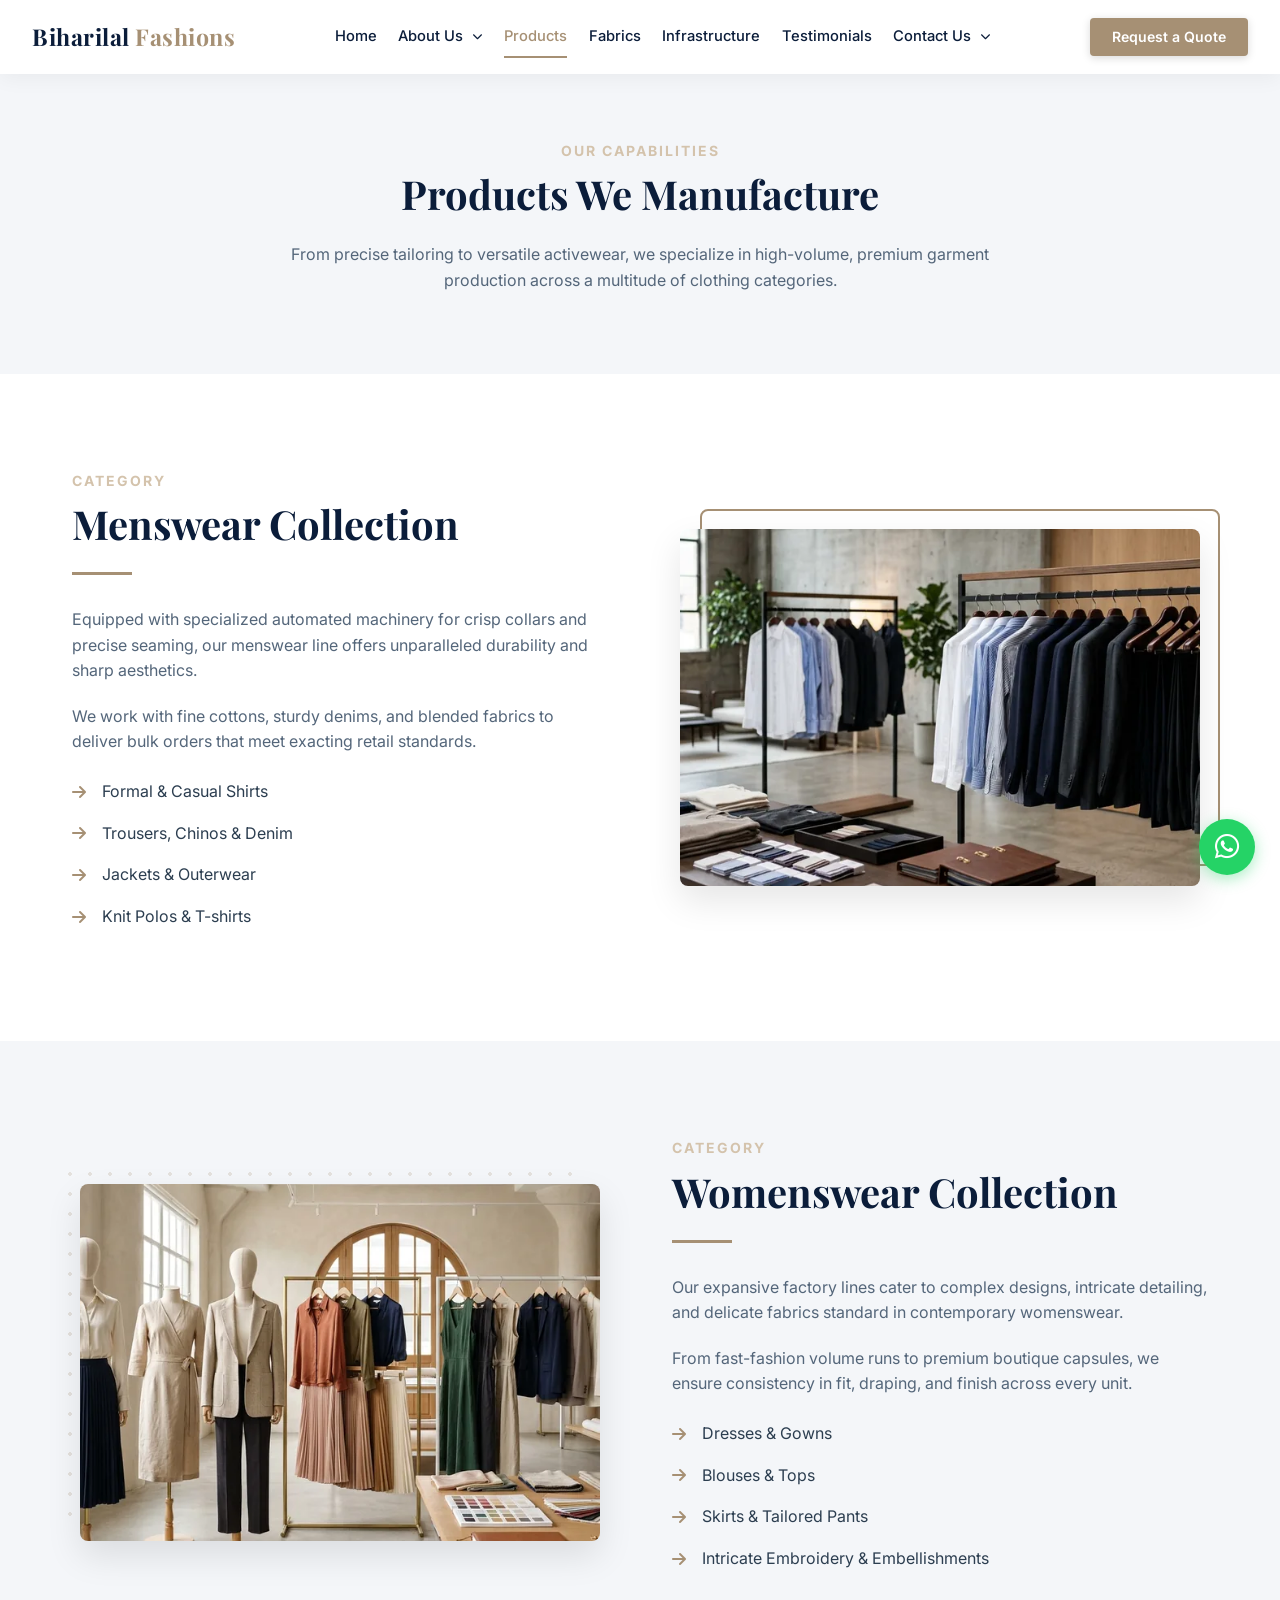
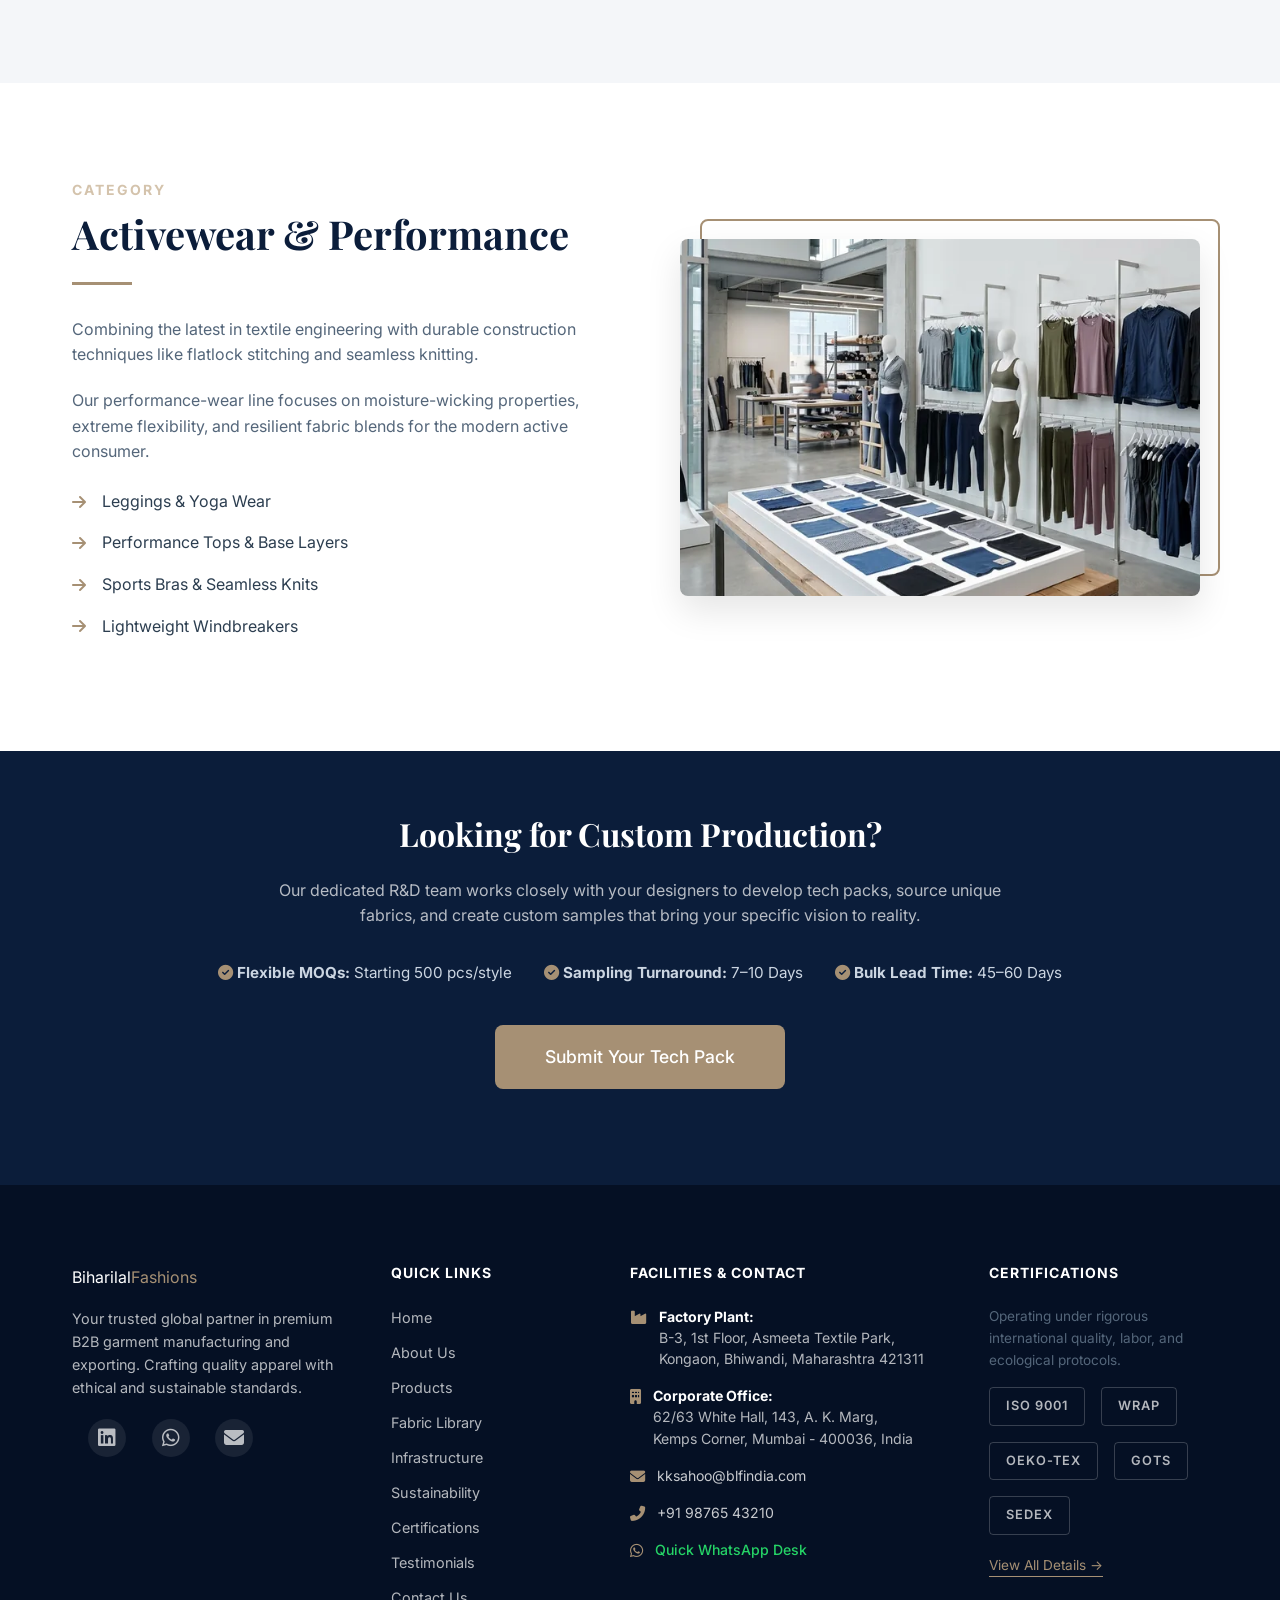
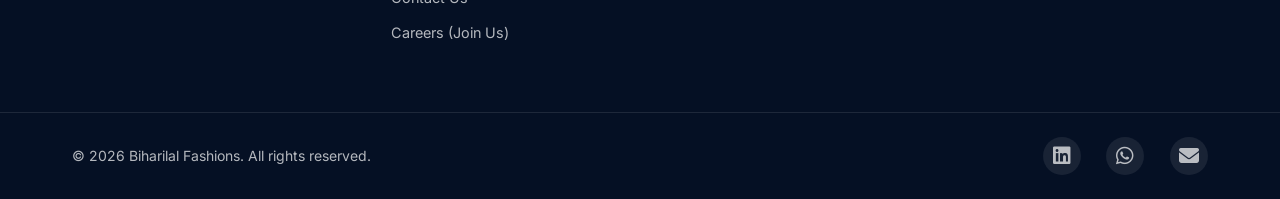
<file: products.html>
<!DOCTYPE html>
<html lang="en">
<head>
    <meta charset="UTF-8">
    <meta name="viewport" content="width=device-width, initial-scale=1.0">
    <title>Garment Categories & Products | Biharilal Fashions</title>
    <meta name="description" content="Explore our B2B apparel production lines: tailored menswear, export-grade womenswear, and performance activewear manufactured to international quality standards.">
    <meta name="robots" content="index, follow">
    <link rel="canonical" href="https://rohitsahoo11.github.io/BLF-Website/products.html">

    <!-- Favicon -->
    <link rel="icon" type="image/svg+xml" href="assets/favicon.svg">
    <link rel="alternate icon" href="favicon.ico">
    <link rel="apple-touch-icon" href="assets/favicon-32x32.png">

    <!-- Open Graph / Facebook / LinkedIn / WhatsApp -->
    <meta property="og:site_name" content="Biharilal Fashions">
    <meta property="og:type" content="website">
    <meta property="og:url" content="https://rohitsahoo11.github.io/BLF-Website/products.html">
    <meta property="og:title" content="Garment Categories & Products | Biharilal Fashions">
    <meta property="og:description" content="Explore our B2B apparel production lines: tailored menswear, export-grade womenswear, and performance activewear manufactured to international quality standards.">
    <meta property="og:image" content="https://rohitsahoo11.github.io/BLF-Website/assets/product_menswear.webp">
    <meta property="og:image:width" content="1200">
    <meta property="og:image:height" content="630">
    <meta property="og:image:alt" content="Biharilal Fashions Garment Manufacturing & Exporting">
    <meta property="og:locale" content="en_US">

    <!-- Twitter Card -->
    <meta name="twitter:card" content="summary_large_image">
    <meta name="twitter:title" content="Garment Categories & Products | Biharilal Fashions">
    <meta name="twitter:description" content="Explore our B2B apparel production lines: tailored menswear, export-grade womenswear, and performance activewear manufactured to international quality standards.">
    <meta name="twitter:image" content="https://rohitsahoo11.github.io/BLF-Website/assets/product_menswear.webp">

    <!-- Fonts & Icons -->
    <link rel="preconnect" href="https://fonts.googleapis.com">
    <link rel="preconnect" href="https://fonts.gstatic.com" crossorigin>
    <link href="https://fonts.googleapis.com/css2?family=Inter:wght@300;400;500;600&family=Playfair+Display:wght@400;600;700&display=swap" rel="stylesheet">
    <link rel="stylesheet" href="https://cdnjs.cloudflare.com/ajax/libs/font-awesome/6.4.0/css/all.min.css">
    <link rel="stylesheet" href="styles.css">
</head>
<body>
    <!-- Header with Quick Contact Bar -->
    <header class="site-header scrolled" id="siteHeader" data-permanent-scrolled="true">
        <div class="top-bar">
            <div class="container top-bar-container">
                <div class="top-bar-left">
                    <span class="top-bar-item"><i class="fas fa-industry"></i> Factory: Asmeeta Textile Park, Bhiwandi</span>
                    <span class="top-bar-item"><i class="fas fa-building"></i> HQ: Kemps Corner, Mumbai</span>
                </div>
                <div class="top-bar-right">
                    <a href="mailto:kksahoo@blfindia.com" class="top-bar-item"><i class="fas fa-envelope"></i> kksahoo@blfindia.com</a>
                    <a href="tel:+919876543210" class="top-bar-item"><i class="fas fa-phone-alt"></i> +91 98765 43210</a>
                    <a href="https://wa.me/919876543210?text=Hello%20Biharilal%20Fashions,%20we%20have%20an%20export%20inquiry" target="_blank" rel="noopener noreferrer" class="top-bar-item whatsapp-top"><i class="fab fa-whatsapp"></i> WhatsApp</a>
                </div>
            </div>
        </div>
        <nav class="navbar scrolled" id="navbar" data-permanent-scrolled="true">
            <div class="container nav-container">
                <a href="index.html" class="logo">
                    <span class="logo-text" style="color: var(--primary-dark);">Biharilal <span class="accent-text">Fashions</span></span>
                </a>
                <div class="nav-links">
                    <a href="index.html#home" class="nav-link" style="color: var(--primary-dark);">Home</a>
                    <div class="dropdown">
                        <a href="about.html" class="nav-link" style="color: var(--primary-dark);">About Us <i class="fas fa-chevron-down" style="font-size: 0.7em; margin-left: 4px;"></i></a>
                        <div class="dropdown-menu">
                            <a href="about.html" class="dropdown-item">Company Overview</a>
                            <a href="certifications.html" class="dropdown-item">Certifications</a>
                            <a href="sustainability.html" class="dropdown-item">Sustainability</a>
                        </div>
                    </div>
                    <a href="products.html" class="nav-link active" style="color: var(--primary-dark);">Products</a>
                    <a href="fabrics.html" class="nav-link" style="color: var(--primary-dark);">Fabrics</a>
                    <a href="index.html#infrastructure" class="nav-link" style="color: var(--primary-dark);">Infrastructure</a>
                    <a href="testimonials.html" class="nav-link" style="color: var(--primary-dark);">Testimonials</a>
                    <div class="dropdown">
                        <a href="contact.html" class="nav-link" style="color: var(--primary-dark);">Contact Us <i class="fas fa-chevron-down" style="font-size: 0.7em; margin-left: 4px;"></i></a>
                        <div class="dropdown-menu" style="right: 0; left: auto; min-width: 150px;">
                            <a href="contact.html" class="dropdown-item">Get in Touch</a>
                            <a href="join.html" class="dropdown-item">Join Us</a>
                        </div>
                    </div>
                                    <div class="mobile-drawer-cta">
                        <a href="contact.html" class="btn btn-primary btn-block">Request a Quote <i class="fas fa-arrow-right ml-2"></i></a>
                    </div>
                </div>
                <a href="contact.html" class="btn btn-primary nav-btn">Request a Quote</a>
                <button class="mobile-toggle" aria-label="Toggle menu" style="color: var(--primary-dark);">
                    <i class="fas fa-bars"></i>
                </button>
            </div>
        </nav>
    </header>

    <!-- Page Header -->
    <div class="page-header" style="padding-top: 140px; padding-bottom: 80px; background-color: var(--primary-light); text-align: center;">
        <div class="container fade-in-up">
            <span class="section-subtitle">Our Capabilities</span>
            <h1 class="section-title">Products We Manufacture</h1>
            <p class="max-w-3xl mx-auto text-light-muted" style="color: var(--text-light) !important;">From precise tailoring to versatile activewear, we specialize in high-volume, premium garment production across a multitude of clothing categories.</p>
        </div>
    </div>

    <!-- Menswear Section -->
    <section class="section">
        <div class="container split-container fade-in-up">
            <div class="split-content">
                <span class="section-subtitle">Category</span>
                <h2 class="section-title">Menswear Collection</h2>
                <div class="divider"></div>
                <p>Equipped with specialized automated machinery for crisp collars and precise seaming, our menswear line offers unparalleled durability and sharp aesthetics.</p>
                <p>We work with fine cottons, sturdy denims, and blended fabrics to deliver bulk orders that meet exacting retail standards.</p>
                
                <ul class="feature-list" style="margin-top: 1.5rem;">
                    <li><i class="fas fa-arrow-right text-accent"></i> Formal & Casual Shirts</li>
                    <li><i class="fas fa-arrow-right text-accent"></i> Trousers, Chinos & Denim</li>
                    <li><i class="fas fa-arrow-right text-accent"></i> Jackets & Outerwear</li>
                    <li><i class="fas fa-arrow-right text-accent"></i> Knit Polos & T-shirts</li>
                </ul>
            </div>
            <div class="split-image-container">
                <img src="assets/product_menswear.webp" alt="B2B Menswear manufacturing production — dress shirts, casual shirting, trousers, and blazers" class="split-image" width="640" height="640" loading="lazy">
                <div class="image-accent"></div>
            </div>
        </div>
    </section>

    <!-- Womenswear Section -->
    <section class="section section-muted">
        <div class="container split-container split-reverse fade-in-up">
            <div class="split-content">
                <span class="section-subtitle">Category</span>
                <h2 class="section-title">Womenswear Collection</h2>
                <div class="divider"></div>
                <p>Our expansive factory lines cater to complex designs, intricate detailing, and delicate fabrics standard in contemporary womenswear.</p>
                <p>From fast-fashion volume runs to premium boutique capsules, we ensure consistency in fit, draping, and finish across every unit.</p>
                
                <ul class="feature-list" style="margin-top: 1.5rem;">
                    <li><i class="fas fa-arrow-right text-accent"></i> Dresses & Gowns</li>
                    <li><i class="fas fa-arrow-right text-accent"></i> Blouses & Tops</li>
                    <li><i class="fas fa-arrow-right text-accent"></i> Skirts & Tailored Pants</li>
                    <li><i class="fas fa-arrow-right text-accent"></i> Intricate Embroidery & Embellishments</li>
                </ul>
            </div>
            <div class="split-image-container">
                <img src="assets/product_womenswear.webp" alt="Export-grade Womenswear production — contemporary dresses, blouses, skirts, and woven garments" class="split-image" width="640" height="640" loading="lazy">
                <div class="image-accent pattern-dots"></div>
            </div>
        </div>
    </section>

    <!-- Activewear Section -->
    <section class="section">
        <div class="container split-container fade-in-up">
            <div class="split-content">
                <span class="section-subtitle">Category</span>
                <h2 class="section-title">Activewear & Performance</h2>
                <div class="divider"></div>
                <p>Combining the latest in textile engineering with durable construction techniques like flatlock stitching and seamless knitting.</p>
                <p>Our performance-wear line focuses on moisture-wicking properties, extreme flexibility, and resilient fabric blends for the modern active consumer.</p>
                
                <ul class="feature-list" style="margin-top: 1.5rem;">
                    <li><i class="fas fa-arrow-right text-accent"></i> Leggings & Yoga Wear</li>
                    <li><i class="fas fa-arrow-right text-accent"></i> Performance Tops & Base Layers</li>
                    <li><i class="fas fa-arrow-right text-accent"></i> Sports Bras & Seamless Knits</li>
                    <li><i class="fas fa-arrow-right text-accent"></i> Lightweight Windbreakers</li>
                </ul>
            </div>
            <div class="split-image-container">
                <img src="assets/product_activewear.webp" alt="High-performance activewear production — seamless athletic wear, compression tops, and technical apparel" class="split-image" width="640" height="640" loading="lazy">
                <div class="image-accent"></div>
            </div>
        </div>
    </section>

    <!-- Call to Action -->
    <section class="section section-dark text-center" style="padding-top: 4rem;">
        <div class="container fade-in-up">
            <h2 class="section-title text-light mb-8" style="font-size: 2rem;">Looking for Custom Production?</h2>
            <p class="mb-8 max-w-3xl mx-auto text-light-muted">Our dedicated R&D team works closely with your designers to develop tech packs, source unique fabrics, and create custom samples that bring your specific vision to reality.</p>
            
            <div style="display: flex; justify-content: center; gap: 2rem; flex-wrap: wrap; margin-bottom: 2.5rem; color: #cbd5e1; font-size: 0.95rem;">
                <span><i class="fas fa-check-circle" style="color: var(--accent-earth);"></i> <strong>Flexible MOQs:</strong> Starting 500 pcs/style</span>
                <span><i class="fas fa-check-circle" style="color: var(--accent-earth);"></i> <strong>Sampling Turnaround:</strong> 7–10 Days</span>
                <span><i class="fas fa-check-circle" style="color: var(--accent-earth);"></i> <strong>Bulk Lead Time:</strong> 45–60 Days</span>
            </div>
<a href="contact.html" class="btn btn-primary" style="padding: 1rem 3rem; font-size: 1.1rem;">Submit Your Tech Pack</a>
        </div>
    </section>

    <!-- Footer -->
    <footer class="footer">
        <div class="container footer-container">
            <div class="footer-brand">
                <a href="index.html" class="logo text-light">Biharilal <span class="accent-text">Fashions</span></a>
                <p class="footer-desc">Your trusted global partner in premium B2B garment manufacturing and exporting. Crafting quality apparel with ethical and sustainable standards.</p>
                <div class="social-links">
                    <a href="https://www.linkedin.com/company/biharilal-fashions" target="_blank" rel="noopener noreferrer" aria-label="Biharilal Fashions on LinkedIn"><i class="fab fa-linkedin"></i></a>
                    <a href="https://wa.me/919876543210?text=Hello%20Biharilal%20Fashions,%20we%20have%20an%20export%20inquiry" target="_blank" rel="noopener noreferrer" aria-label="WhatsApp Export Desk"><i class="fab fa-whatsapp"></i></a>
                    <a href="mailto:kksahoo@blfindia.com" aria-label="Email Biharilal Fashions"><i class="fas fa-envelope"></i></a>
                </div>
            </div>
            <div class="footer-links">
                <h4>Quick Links</h4>
                <a href="index.html">Home</a>
                <a href="about.html">About Us</a>
                <a href="products.html">Products</a>
                <a href="fabrics.html">Fabric Library</a>
                <a href="index.html#infrastructure">Infrastructure</a>
                <a href="sustainability.html">Sustainability</a>
                <a href="certifications.html">Certifications</a>
                <a href="testimonials.html">Testimonials</a>
                <a href="contact.html">Contact Us</a>
                <a href="join.html">Careers (Join Us)</a>
            </div>
            <div class="footer-contact">
                <h4>Facilities & Contact</h4>
                <div class="footer-contact-item">
                    <i class="fas fa-industry"></i>
                    <div>
                        <strong style="color: #fff;">Factory Plant:</strong><br>
                        B-3, 1st Floor, Asmeeta Textile Park,<br>Kongaon, Bhiwandi, Maharashtra 421311
                    </div>
                </div>
                <div class="footer-contact-item">
                    <i class="fas fa-building"></i>
                    <div>
                        <strong style="color: #fff;">Corporate Office:</strong><br>
                        62/63 White Hall, 143, A. K. Marg,<br>Kemps Corner, Mumbai - 400036, India
                    </div>
                </div>
                <div class="footer-contact-item">
                    <i class="fas fa-envelope"></i>
                    <div>
                        <a href="mailto:kksahoo@blfindia.com">kksahoo@blfindia.com</a>
                    </div>
                </div>
                <div class="footer-contact-item">
                    <i class="fas fa-phone-alt"></i>
                    <div>
                        <a href="tel:+919876543210">+91 98765 43210</a>
                    </div>
                </div>
                <div class="footer-contact-item wa">
                    <i class="fab fa-whatsapp"></i>
                    <div>
                        <a href="https://wa.me/919876543210?text=Hello%20Biharilal%20Fashions,%20we%20have%20an%20export%20inquiry" target="_blank" rel="noopener noreferrer">Quick WhatsApp Desk</a>
                    </div>
                </div>
            </div>
            <div class="footer-cert">
                <h4>Certifications</h4>
                <p style="font-size: 0.85rem; color: var(--text-light); margin-bottom: 1rem;">Operating under rigorous international quality, labor, and ecological protocols.</p>
                <div class="cert-icons">
                    <span class="cert-badge">ISO 9001</span>
                    <span class="cert-badge">WRAP</span>
                    <span class="cert-badge">OEKO-TEX</span>
                    <span class="cert-badge">GOTS</span>
                    <span class="cert-badge">SEDEX</span>
                </div>
                <a href="certifications.html" style="display: inline-block; margin-top: 1.25rem; color: var(--accent-earth); font-size: 0.85rem; text-decoration: none; border-bottom: 1px solid var(--accent-earth); transition: var(--transition);">View All Details &rarr;</a>
            </div>
        </div>
        <div class="footer-bottom">
            <div class="container bottom-flex">
                <p>&copy; <span id="year"></span> Biharilal Fashions. All rights reserved.</p>
                <div class="social-links" style="margin-top: 0;">
                    <a href="https://www.linkedin.com/company/biharilal-fashions" target="_blank" rel="noopener noreferrer" aria-label="LinkedIn"><i class="fab fa-linkedin"></i></a>
                    <a href="https://wa.me/919876543210?text=Hello%20Biharilal%20Fashions" target="_blank" rel="noopener noreferrer" aria-label="WhatsApp"><i class="fab fa-whatsapp"></i></a>
                    <a href="mailto:kksahoo@blfindia.com" aria-label="Email"><i class="fas fa-envelope"></i></a>
                </div>
            </div>
        </div>
    </footer>

    <!-- WhatsApp Floating Action -->
    <a href="https://wa.me/919876543210?text=Hello%20Biharilal%20Fashions,%20we%20have%20an%20export%20inquiry" class="whatsapp-float" target="_blank" rel="noopener noreferrer" aria-label="Direct WhatsApp Chat with Export Desk">
        <i class="fab fa-whatsapp"></i>
        <span class="whatsapp-tooltip">Chat with Export Desk</span>
    </a>

    <script src="script.js"></script>
</body>
</html>
</file>
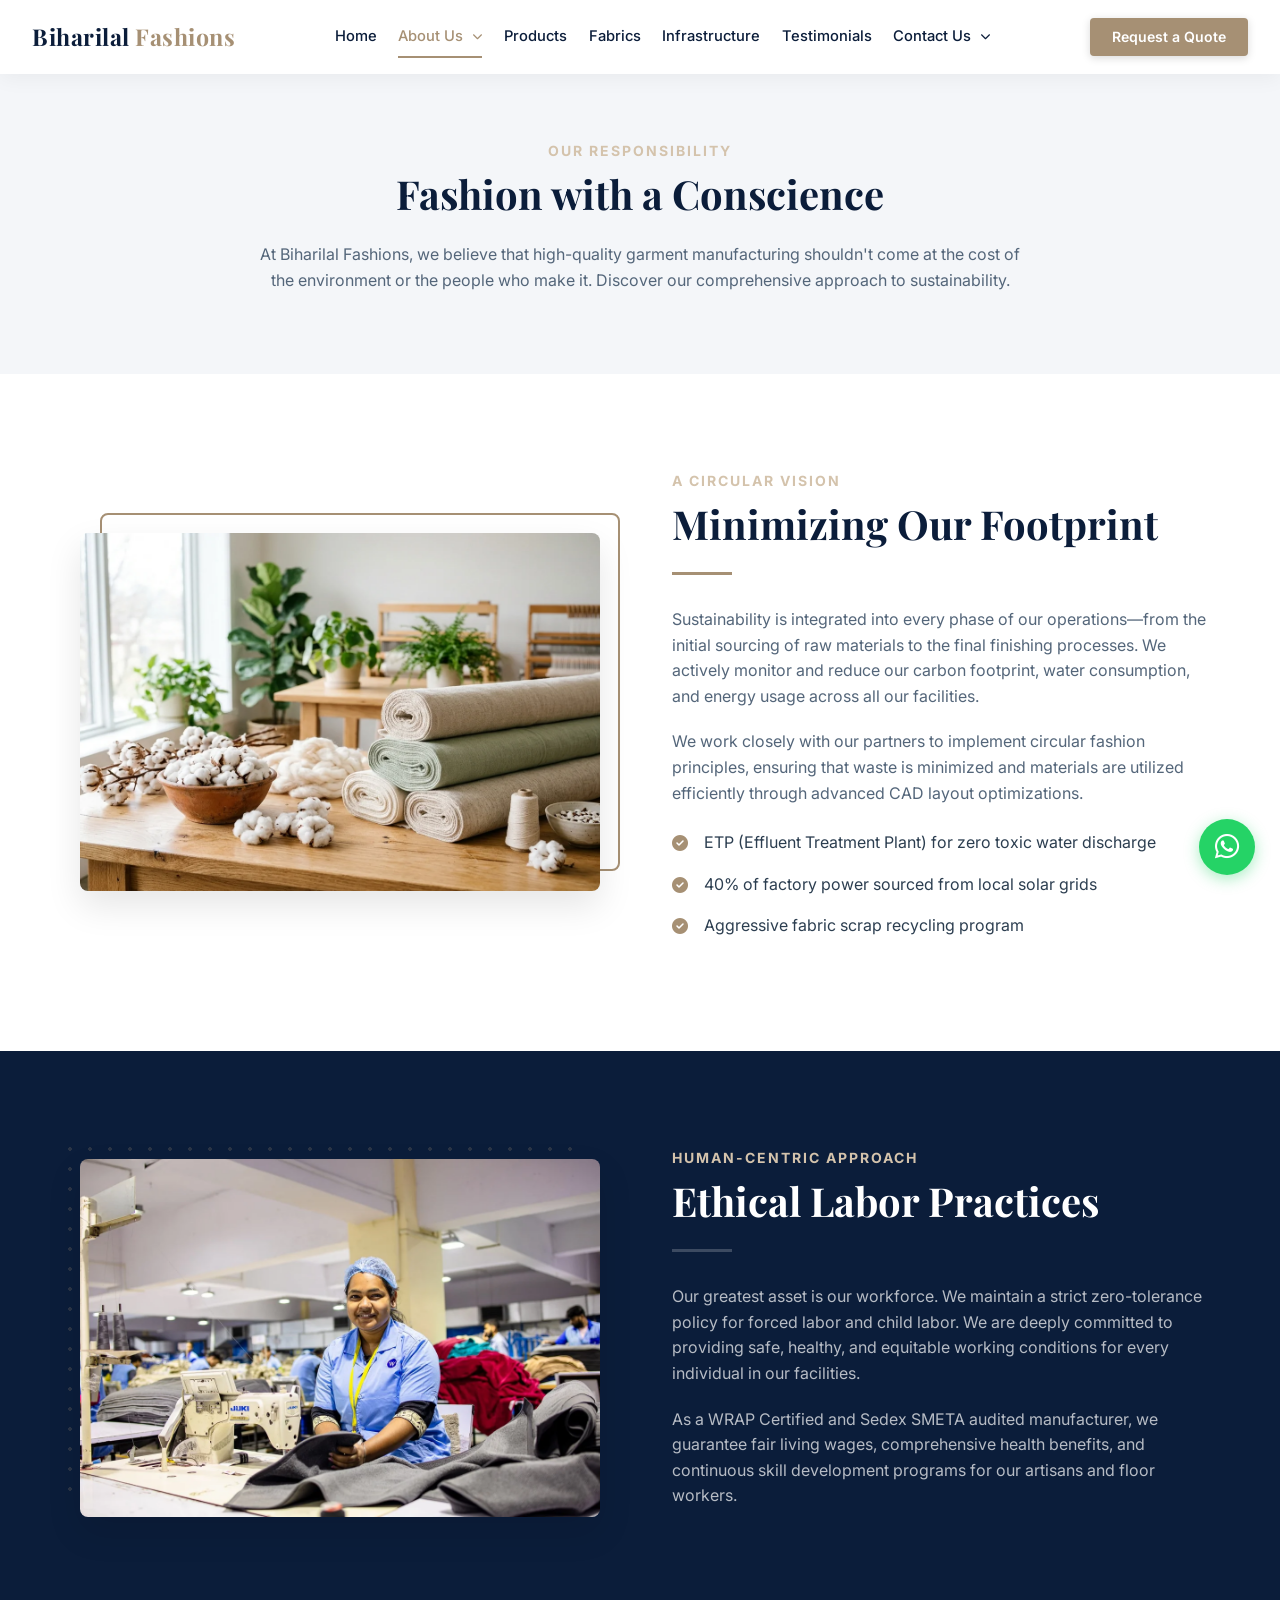
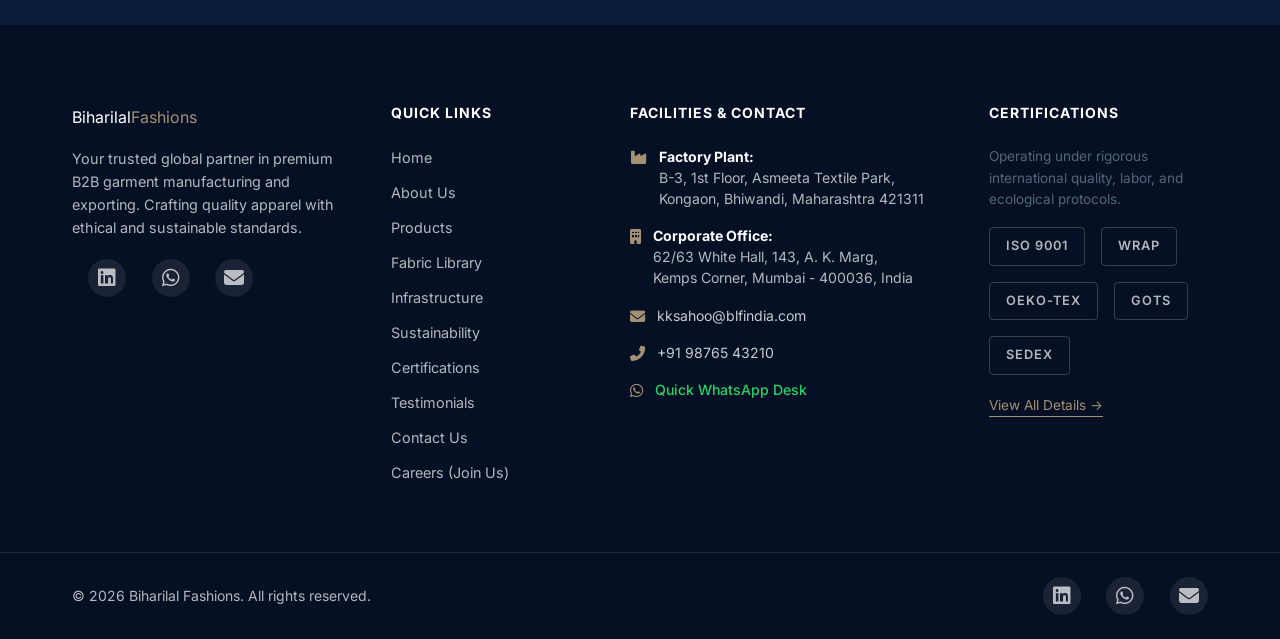
<file: sustainability.html>
<!DOCTYPE html>
<html lang="en">
<head>
    <meta charset="UTF-8">
    <meta name="viewport" content="width=device-width, initial-scale=1.0">
    <title>Sustainable & Ethical Apparel Manufacturing | Biharilal Fashions</title>
    <meta name="description" content="Our commitment to sustainable fashion: eco-friendly organic fibers, low-impact dyeing, water recycling, zero child labor, and fair-wage ethical working conditions.">
    <meta name="robots" content="index, follow">
    <link rel="canonical" href="https://rohitsahoo11.github.io/BLF-Website/sustainability.html">

    <!-- Favicon -->
    <link rel="icon" type="image/svg+xml" href="assets/favicon.svg">
    <link rel="alternate icon" href="favicon.ico">
    <link rel="apple-touch-icon" href="assets/favicon-32x32.png">

    <!-- Open Graph / Facebook / LinkedIn / WhatsApp -->
    <meta property="og:site_name" content="Biharilal Fashions">
    <meta property="og:type" content="website">
    <meta property="og:url" content="https://rohitsahoo11.github.io/BLF-Website/sustainability.html">
    <meta property="og:title" content="Sustainable & Ethical Apparel Manufacturing | Biharilal Fashions">
    <meta property="og:description" content="Our commitment to sustainable fashion: eco-friendly organic fibers, low-impact dyeing, water recycling, zero child labor, and fair-wage ethical working conditions.">
    <meta property="og:image" content="https://rohitsahoo11.github.io/BLF-Website/assets/sustainability_fabric.webp">
    <meta property="og:image:width" content="1200">
    <meta property="og:image:height" content="630">
    <meta property="og:image:alt" content="Biharilal Fashions Garment Manufacturing & Exporting">
    <meta property="og:locale" content="en_US">

    <!-- Twitter Card -->
    <meta name="twitter:card" content="summary_large_image">
    <meta name="twitter:title" content="Sustainable & Ethical Apparel Manufacturing | Biharilal Fashions">
    <meta name="twitter:description" content="Our commitment to sustainable fashion: eco-friendly organic fibers, low-impact dyeing, water recycling, zero child labor, and fair-wage ethical working conditions.">
    <meta name="twitter:image" content="https://rohitsahoo11.github.io/BLF-Website/assets/sustainability_fabric.webp">

    <!-- Fonts & Icons -->
    <link rel="preconnect" href="https://fonts.googleapis.com">
    <link rel="preconnect" href="https://fonts.gstatic.com" crossorigin>
    <link href="https://fonts.googleapis.com/css2?family=Inter:wght@300;400;500;600&family=Playfair+Display:wght@400;600;700&display=swap" rel="stylesheet">
    <link rel="stylesheet" href="https://cdnjs.cloudflare.com/ajax/libs/font-awesome/6.4.0/css/all.min.css">
    <link rel="stylesheet" href="styles.css">
</head>
<body>
    <!-- Header with Quick Contact Bar -->
    <header class="site-header scrolled" id="siteHeader" data-permanent-scrolled="true">
        <div class="top-bar">
            <div class="container top-bar-container">
                <div class="top-bar-left">
                    <span class="top-bar-item"><i class="fas fa-industry"></i> Factory: Asmeeta Textile Park, Bhiwandi</span>
                    <span class="top-bar-item"><i class="fas fa-building"></i> HQ: Kemps Corner, Mumbai</span>
                </div>
                <div class="top-bar-right">
                    <a href="mailto:kksahoo@blfindia.com" class="top-bar-item"><i class="fas fa-envelope"></i> kksahoo@blfindia.com</a>
                    <a href="tel:+919876543210" class="top-bar-item"><i class="fas fa-phone-alt"></i> +91 98765 43210</a>
                    <a href="https://wa.me/919876543210?text=Hello%20Biharilal%20Fashions,%20we%20have%20an%20export%20inquiry" target="_blank" rel="noopener noreferrer" class="top-bar-item whatsapp-top"><i class="fab fa-whatsapp"></i> WhatsApp</a>
                </div>
            </div>
        </div>
        <nav class="navbar scrolled" id="navbar" data-permanent-scrolled="true">
            <div class="container nav-container">
                <a href="index.html" class="logo">
                    <span class="logo-text" style="color: var(--primary-dark);">Biharilal <span class="accent-text">Fashions</span></span>
                </a>
                <div class="nav-links">
                    <a href="index.html#home" class="nav-link" style="color: var(--primary-dark);">Home</a>
                    <div class="dropdown">
                        <a href="about.html" class="nav-link active" style="color: var(--primary-dark);">About Us <i class="fas fa-chevron-down" style="font-size: 0.7em; margin-left: 4px;"></i></a>
                        <div class="dropdown-menu">
                            <a href="about.html" class="dropdown-item">Company Overview</a>
                            <a href="certifications.html" class="dropdown-item">Certifications</a>
                            <a href="sustainability.html" class="dropdown-item">Sustainability</a>
                        </div>
                    </div>
                    <a href="products.html" class="nav-link" style="color: var(--primary-dark);">Products</a>
                    <a href="fabrics.html" class="nav-link" style="color: var(--primary-dark);">Fabrics</a>
                    <a href="index.html#infrastructure" class="nav-link" style="color: var(--primary-dark);">Infrastructure</a>
                    <a href="testimonials.html" class="nav-link" style="color: var(--primary-dark);">Testimonials</a>
                    <div class="dropdown">
                        <a href="contact.html" class="nav-link" style="color: var(--primary-dark);">Contact Us <i class="fas fa-chevron-down" style="font-size: 0.7em; margin-left: 4px;"></i></a>
                        <div class="dropdown-menu" style="right: 0; left: auto; min-width: 150px;">
                            <a href="contact.html" class="dropdown-item">Get in Touch</a>
                            <a href="join.html" class="dropdown-item">Join Us</a>
                        </div>
                    </div>
                                    <div class="mobile-drawer-cta">
                        <a href="contact.html" class="btn btn-primary btn-block">Request a Quote <i class="fas fa-arrow-right ml-2"></i></a>
                    </div>
                </div>
                <a href="contact.html" class="btn btn-primary nav-btn">Request a Quote</a>
                <button class="mobile-toggle" aria-label="Toggle menu" style="color: var(--primary-dark);">
                    <i class="fas fa-bars"></i>
                </button>
            </div>
        </nav>
    </header>

    <!-- Page Header -->
    <div class="page-header" style="padding-top: 140px; padding-bottom: 80px; background-color: var(--primary-light); text-align: center;">
        <div class="container fade-in-up">
            <span class="section-subtitle">Our Responsibility</span>
            <h1 class="section-title">Fashion with a Conscience</h1>
            <p class="max-w-3xl mx-auto text-light-muted" style="color: var(--text-light) !important;">At Biharilal Fashions, we believe that high-quality garment manufacturing shouldn't come at the cost of the environment or the people who make it. Discover our comprehensive approach to sustainability.</p>
        </div>
    </div>

    <!-- Core Approach Section -->
    <section class="section">
        <div class="container split-container fade-in-up">
            <div class="split-image-container">
                <img src="assets/sustainability_fabric.webp" alt="Sustainably sourced organic and recycled textile swatches" class="split-image" width="1200" height="800" loading="lazy">
                <div class="image-accent"></div>
            </div>
            <div class="split-content">
                <span class="section-subtitle">A Circular Vision</span>
                <h2 class="section-title">Minimizing Our Footprint</h2>
                <div class="divider"></div>
                <p>Sustainability is integrated into every phase of our operations—from the initial sourcing of raw materials to the final finishing processes. We actively monitor and reduce our carbon footprint, water consumption, and energy usage across all our facilities.</p>
                <p>We work closely with our partners to implement circular fashion principles, ensuring that waste is minimized and materials are utilized efficiently through advanced CAD layout optimizations.</p>
                
                <ul class="feature-list" style="margin-top: 1.5rem;">
                    <li><i class="fas fa-check-circle text-accent"></i> ETP (Effluent Treatment Plant) for zero toxic water discharge</li>
                    <li><i class="fas fa-check-circle text-accent"></i> 40% of factory power sourced from local solar grids</li>
                    <li><i class="fas fa-check-circle text-accent"></i> Aggressive fabric scrap recycling program</li>
                </ul>
            </div>
        </div>
    </section>

    <!-- Ethical Labor -->
    <section class="section section-dark">
        <div class="container split-container split-reverse fade-in-up">
            <div class="split-content">
                <span class="section-subtitle">Human-Centric Approach</span>
                <h2 class="section-title text-light">Ethical Labor Practices</h2>
                <div class="divider divider-light"></div>
                <p class="text-light-muted">Our greatest asset is our workforce. We maintain a strict zero-tolerance policy for forced labor and child labor. We are deeply committed to providing safe, healthy, and equitable working conditions for every individual in our facilities.</p>
                <p class="text-light-muted">As a WRAP Certified and Sedex SMETA audited manufacturer, we guarantee fair living wages, comprehensive health benefits, and continuous skill development programs for our artisans and floor workers.</p>
            </div>
            <div class="split-image-container">
                <img src="assets/sustainability_labor.webp" alt="Ethical garment factory workers and fair labor conditions at Biharilal Fashions" class="split-image" width="1200" height="800" loading="lazy">
                <div class="image-accent pattern-dots"></div>
            </div>
        </div>
    </section>

    <!-- Footer -->
    <footer class="footer">
        <div class="container footer-container">
            <div class="footer-brand">
                <a href="index.html" class="logo text-light">Biharilal <span class="accent-text">Fashions</span></a>
                <p class="footer-desc">Your trusted global partner in premium B2B garment manufacturing and exporting. Crafting quality apparel with ethical and sustainable standards.</p>
                <div class="social-links">
                    <a href="https://www.linkedin.com/company/biharilal-fashions" target="_blank" rel="noopener noreferrer" aria-label="Biharilal Fashions on LinkedIn"><i class="fab fa-linkedin"></i></a>
                    <a href="https://wa.me/919876543210?text=Hello%20Biharilal%20Fashions,%20we%20have%20an%20export%20inquiry" target="_blank" rel="noopener noreferrer" aria-label="WhatsApp Export Desk"><i class="fab fa-whatsapp"></i></a>
                    <a href="mailto:kksahoo@blfindia.com" aria-label="Email Biharilal Fashions"><i class="fas fa-envelope"></i></a>
                </div>
            </div>
            <div class="footer-links">
                <h4>Quick Links</h4>
                <a href="index.html">Home</a>
                <a href="about.html">About Us</a>
                <a href="products.html">Products</a>
                <a href="fabrics.html">Fabric Library</a>
                <a href="index.html#infrastructure">Infrastructure</a>
                <a href="sustainability.html">Sustainability</a>
                <a href="certifications.html">Certifications</a>
                <a href="testimonials.html">Testimonials</a>
                <a href="contact.html">Contact Us</a>
                <a href="join.html">Careers (Join Us)</a>
            </div>
            <div class="footer-contact">
                <h4>Facilities & Contact</h4>
                <div class="footer-contact-item">
                    <i class="fas fa-industry"></i>
                    <div>
                        <strong style="color: #fff;">Factory Plant:</strong><br>
                        B-3, 1st Floor, Asmeeta Textile Park,<br>Kongaon, Bhiwandi, Maharashtra 421311
                    </div>
                </div>
                <div class="footer-contact-item">
                    <i class="fas fa-building"></i>
                    <div>
                        <strong style="color: #fff;">Corporate Office:</strong><br>
                        62/63 White Hall, 143, A. K. Marg,<br>Kemps Corner, Mumbai - 400036, India
                    </div>
                </div>
                <div class="footer-contact-item">
                    <i class="fas fa-envelope"></i>
                    <div>
                        <a href="mailto:kksahoo@blfindia.com">kksahoo@blfindia.com</a>
                    </div>
                </div>
                <div class="footer-contact-item">
                    <i class="fas fa-phone-alt"></i>
                    <div>
                        <a href="tel:+919876543210">+91 98765 43210</a>
                    </div>
                </div>
                <div class="footer-contact-item wa">
                    <i class="fab fa-whatsapp"></i>
                    <div>
                        <a href="https://wa.me/919876543210?text=Hello%20Biharilal%20Fashions,%20we%20have%20an%20export%20inquiry" target="_blank" rel="noopener noreferrer">Quick WhatsApp Desk</a>
                    </div>
                </div>
            </div>
            <div class="footer-cert">
                <h4>Certifications</h4>
                <p style="font-size: 0.85rem; color: var(--text-light); margin-bottom: 1rem;">Operating under rigorous international quality, labor, and ecological protocols.</p>
                <div class="cert-icons">
                    <span class="cert-badge">ISO 9001</span>
                    <span class="cert-badge">WRAP</span>
                    <span class="cert-badge">OEKO-TEX</span>
                    <span class="cert-badge">GOTS</span>
                    <span class="cert-badge">SEDEX</span>
                </div>
                <a href="certifications.html" style="display: inline-block; margin-top: 1.25rem; color: var(--accent-earth); font-size: 0.85rem; text-decoration: none; border-bottom: 1px solid var(--accent-earth); transition: var(--transition);">View All Details &rarr;</a>
            </div>
        </div>
        <div class="footer-bottom">
            <div class="container bottom-flex">
                <p>&copy; <span id="year"></span> Biharilal Fashions. All rights reserved.</p>
                <div class="social-links" style="margin-top: 0;">
                    <a href="https://www.linkedin.com/company/biharilal-fashions" target="_blank" rel="noopener noreferrer" aria-label="LinkedIn"><i class="fab fa-linkedin"></i></a>
                    <a href="https://wa.me/919876543210?text=Hello%20Biharilal%20Fashions" target="_blank" rel="noopener noreferrer" aria-label="WhatsApp"><i class="fab fa-whatsapp"></i></a>
                    <a href="mailto:kksahoo@blfindia.com" aria-label="Email"><i class="fas fa-envelope"></i></a>
                </div>
            </div>
        </div>
    </footer>

    <!-- WhatsApp Floating Action -->
    <a href="https://wa.me/919876543210?text=Hello%20Biharilal%20Fashions,%20we%20have%20an%20export%20inquiry" class="whatsapp-float" target="_blank" rel="noopener noreferrer" aria-label="Direct WhatsApp Chat with Export Desk">
        <i class="fab fa-whatsapp"></i>
        <span class="whatsapp-tooltip">Chat with Export Desk</span>
    </a>

    <script src="script.js"></script>
</body>
</html>
</file>
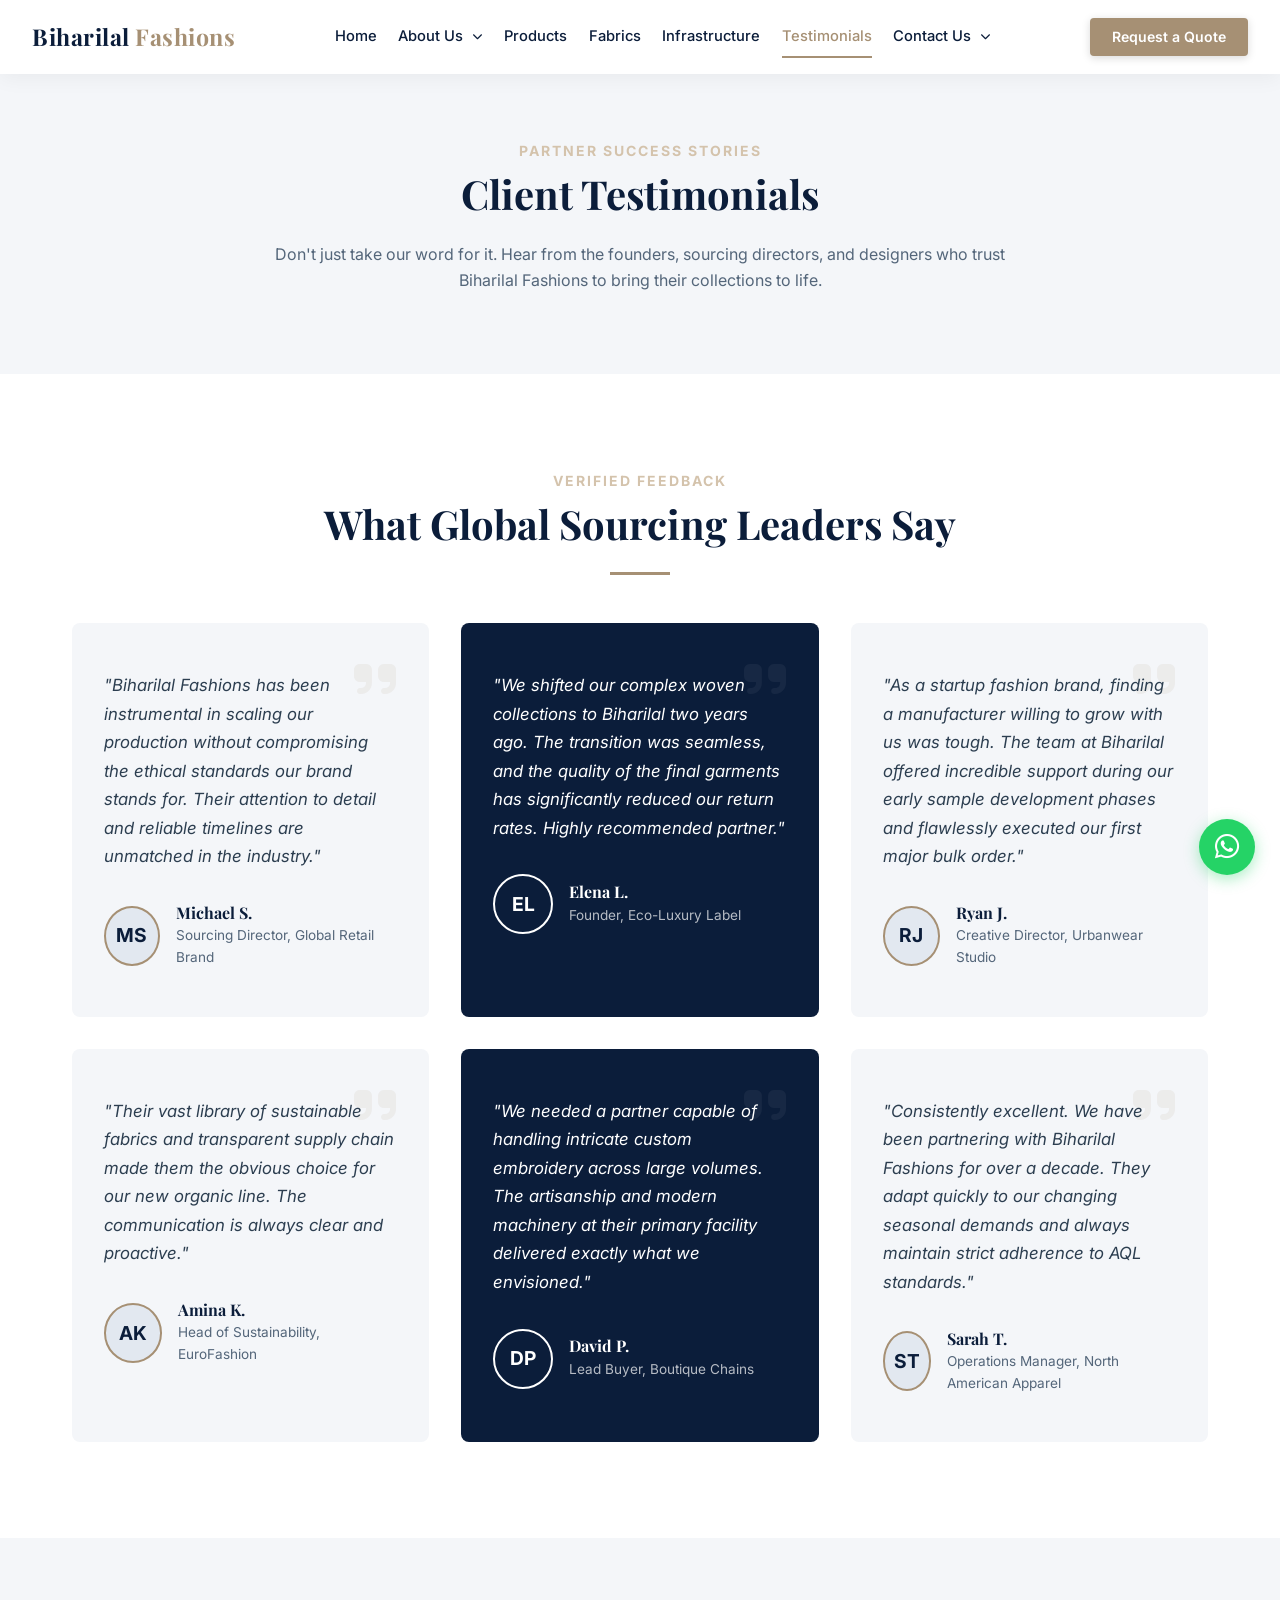
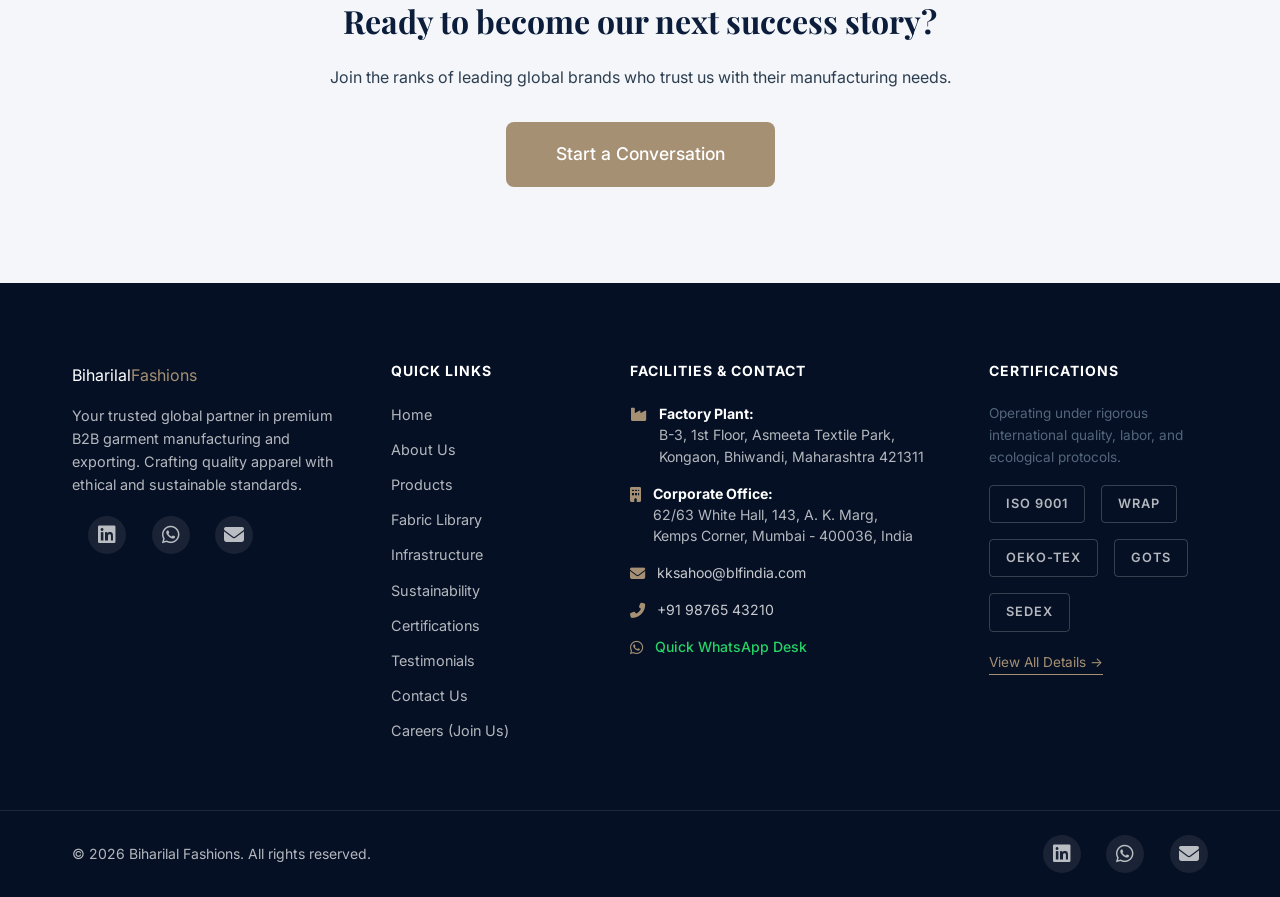
<file: testimonials.html>
<!DOCTYPE html>
<html lang="en">
<head>
    <meta charset="UTF-8">
    <meta name="viewport" content="width=device-width, initial-scale=1.0">
    <title>Client Reviews & Global Brand Testimonials | Biharilal Fashions</title>
    <meta name="description" content="Read reviews from international fashion directors and sourcing heads partnering with Biharilal Fashions for scalable, reliable, export-quality garment manufacturing.">
    <meta name="robots" content="index, follow">
    <link rel="canonical" href="https://rohitsahoo11.github.io/BLF-Website/testimonials.html">

    <!-- Favicon -->
    <link rel="icon" type="image/svg+xml" href="assets/favicon.svg">
    <link rel="alternate icon" href="favicon.ico">
    <link rel="apple-touch-icon" href="assets/favicon-32x32.png">

    <!-- Open Graph / Facebook / LinkedIn / WhatsApp -->
    <meta property="og:site_name" content="Biharilal Fashions">
    <meta property="og:type" content="website">
    <meta property="og:url" content="https://rohitsahoo11.github.io/BLF-Website/testimonials.html">
    <meta property="og:title" content="Client Reviews & Global Brand Testimonials | Biharilal Fashions">
    <meta property="og:description" content="Read reviews from international fashion directors and sourcing heads partnering with Biharilal Fashions for scalable, reliable, export-quality garment manufacturing.">
    <meta property="og:image" content="https://rohitsahoo11.github.io/BLF-Website/assets/og_banner.jpg">
    <meta property="og:image:width" content="1200">
    <meta property="og:image:height" content="630">
    <meta property="og:image:alt" content="Biharilal Fashions Garment Manufacturing & Exporting">
    <meta property="og:locale" content="en_US">

    <!-- Twitter Card -->
    <meta name="twitter:card" content="summary_large_image">
    <meta name="twitter:title" content="Client Reviews & Global Brand Testimonials | Biharilal Fashions">
    <meta name="twitter:description" content="Read reviews from international fashion directors and sourcing heads partnering with Biharilal Fashions for scalable, reliable, export-quality garment manufacturing.">
    <meta name="twitter:image" content="https://rohitsahoo11.github.io/BLF-Website/assets/og_banner.jpg">

    <!-- Fonts & Icons -->
    <link rel="preconnect" href="https://fonts.googleapis.com">
    <link rel="preconnect" href="https://fonts.gstatic.com" crossorigin>
    <link href="https://fonts.googleapis.com/css2?family=Inter:wght@300;400;500;600&family=Playfair+Display:wght@400;600;700&display=swap" rel="stylesheet">
    <link rel="stylesheet" href="https://cdnjs.cloudflare.com/ajax/libs/font-awesome/6.4.0/css/all.min.css">
    <link rel="stylesheet" href="styles.css">
</head>
<body>
    <!-- Header with Quick Contact Bar -->
    <header class="site-header scrolled" id="siteHeader" data-permanent-scrolled="true">
        <div class="top-bar">
            <div class="container top-bar-container">
                <div class="top-bar-left">
                    <span class="top-bar-item"><i class="fas fa-industry"></i> Factory: Asmeeta Textile Park, Bhiwandi</span>
                    <span class="top-bar-item"><i class="fas fa-building"></i> HQ: Kemps Corner, Mumbai</span>
                </div>
                <div class="top-bar-right">
                    <a href="mailto:kksahoo@blfindia.com" class="top-bar-item"><i class="fas fa-envelope"></i> kksahoo@blfindia.com</a>
                    <a href="tel:+919876543210" class="top-bar-item"><i class="fas fa-phone-alt"></i> +91 98765 43210</a>
                    <a href="https://wa.me/919876543210?text=Hello%20Biharilal%20Fashions,%20we%20have%20an%20export%20inquiry" target="_blank" rel="noopener noreferrer" class="top-bar-item whatsapp-top"><i class="fab fa-whatsapp"></i> WhatsApp</a>
                </div>
            </div>
        </div>
        <nav class="navbar scrolled" id="navbar" data-permanent-scrolled="true">
            <div class="container nav-container">
                <a href="index.html" class="logo">
                    <span class="logo-text" style="color: var(--primary-dark);">Biharilal <span class="accent-text">Fashions</span></span>
                </a>
                <div class="nav-links">
                    <a href="index.html#home" class="nav-link" style="color: var(--primary-dark);">Home</a>
                    <div class="dropdown">
                        <a href="about.html" class="nav-link" style="color: var(--primary-dark);">About Us <i class="fas fa-chevron-down" style="font-size: 0.7em; margin-left: 4px;"></i></a>
                        <div class="dropdown-menu">
                            <a href="about.html" class="dropdown-item">Company Overview</a>
                            <a href="certifications.html" class="dropdown-item">Certifications</a>
                            <a href="sustainability.html" class="dropdown-item">Sustainability</a>
                        </div>
                    </div>
                    <a href="products.html" class="nav-link" style="color: var(--primary-dark);">Products</a>
                    <a href="fabrics.html" class="nav-link" style="color: var(--primary-dark);">Fabrics</a>
                    <a href="index.html#infrastructure" class="nav-link" style="color: var(--primary-dark);">Infrastructure</a>
                    <a href="testimonials.html" class="nav-link active" style="color: var(--primary-dark);">Testimonials</a>
                    <div class="dropdown">
                        <a href="contact.html" class="nav-link" style="color: var(--primary-dark);">Contact Us <i class="fas fa-chevron-down" style="font-size: 0.7em; margin-left: 4px;"></i></a>
                        <div class="dropdown-menu" style="right: 0; left: auto; min-width: 150px;">
                            <a href="contact.html" class="dropdown-item">Get in Touch</a>
                            <a href="join.html" class="dropdown-item">Join Us</a>
                        </div>
                    </div>
                                    <div class="mobile-drawer-cta">
                        <a href="contact.html" class="btn btn-primary btn-block">Request a Quote <i class="fas fa-arrow-right ml-2"></i></a>
                    </div>
                </div>
                <a href="contact.html" class="btn btn-primary nav-btn">Request a Quote</a>
                <button class="mobile-toggle" aria-label="Toggle menu" style="color: var(--primary-dark);">
                    <i class="fas fa-bars"></i>
                </button>
            </div>
        </nav>
    </header>

    <!-- Page Header -->
    <div class="page-header" style="padding-top: 140px; padding-bottom: 80px; background-color: var(--primary-light); text-align: center;">
        <div class="container fade-in-up">
            <span class="section-subtitle">Partner Success Stories</span>
            <h1 class="section-title">Client Testimonials</h1>
            <p class="max-w-3xl mx-auto text-light-muted" style="color: var(--text-light) !important;">Don't just take our word for it. Hear from the founders, sourcing directors, and designers who trust Biharilal Fashions to bring their collections to life.</p>
        </div>
    </div>

    <!-- All Testimonials -->
    <section class="section">
        <div class="container fade-in-up">
            <div class="text-center section-header mb-8">
                <span class="section-subtitle">Verified Feedback</span>
                <h2 class="section-title">What Global Sourcing Leaders Say</h2>
                <div class="divider center-divider"></div>
            </div>
            <div class="testimonials-grid">
                
                <!-- Testimonial 1 -->
                <div class="testimonial-card">
                    <i class="fas fa-quote-right quote-icon"></i>
                    <p class="testimonial-text">"Biharilal Fashions has been instrumental in scaling our production without compromising the ethical standards our brand stands for. Their attention to detail and reliable timelines are unmatched in the industry."</p>
                    <div class="testimonial-author">
                        <div class="author-avatar">MS</div>
                        <div class="author-info">
                            <h3>Michael S.</h3>
                            <p>Sourcing Director, Global Retail Brand</p>
                        </div>
                    </div>
                </div>
                
                <!-- Testimonial 2 -->
                <div class="testimonial-card" style="background-color: var(--primary-dark); color: var(--text-white);">
                    <i class="fas fa-quote-right quote-icon" style="color: rgba(255,255,255,0.05);"></i>
                    <p class="testimonial-text" style="color: var(--text-white);">"We shifted our complex woven collections to Biharilal two years ago. The transition was seamless, and the quality of the final garments has significantly reduced our return rates. Highly recommended partner."</p>
                    <div class="testimonial-author">
                        <div class="author-avatar" style="background-color: transparent; color: var(--text-white); border-color: var(--text-white);">EL</div>
                        <div class="author-info">
                            <h3 style="color: var(--text-white);">Elena L.</h3>
                            <p style="color: rgba(255,255,255,0.7);">Founder, Eco-Luxury Label</p>
                        </div>
                    </div>
                </div>

                <!-- Testimonial 3 -->
                <div class="testimonial-card">
                    <i class="fas fa-quote-right quote-icon"></i>
                    <p class="testimonial-text">"As a startup fashion brand, finding a manufacturer willing to grow with us was tough. The team at Biharilal offered incredible support during our early sample development phases and flawlessly executed our first major bulk order."</p>
                    <div class="testimonial-author">
                        <div class="author-avatar">RJ</div>
                        <div class="author-info">
                            <h3>Ryan J.</h3>
                            <p>Creative Director, Urbanwear Studio</p>
                        </div>
                    </div>
                </div>
                
                <!-- Testimonial 4 -->
                <div class="testimonial-card">
                    <i class="fas fa-quote-right quote-icon"></i>
                    <p class="testimonial-text">"Their vast library of sustainable fabrics and transparent supply chain made them the obvious choice for our new organic line. The communication is always clear and proactive."</p>
                    <div class="testimonial-author">
                        <div class="author-avatar">AK</div>
                        <div class="author-info">
                            <h3>Amina K.</h3>
                            <p>Head of Sustainability, EuroFashion</p>
                        </div>
                    </div>
                </div>
                
                <!-- Testimonial 5 -->
                <div class="testimonial-card" style="background-color: var(--primary-dark); color: var(--text-white);">
                    <i class="fas fa-quote-right quote-icon" style="color: rgba(255,255,255,0.05);"></i>
                    <p class="testimonial-text" style="color: var(--text-white);">"We needed a partner capable of handling intricate custom embroidery across large volumes. The artisanship and modern machinery at their primary facility delivered exactly what we envisioned."</p>
                    <div class="testimonial-author">
                        <div class="author-avatar" style="background-color: transparent; color: var(--text-white); border-color: var(--text-white);">DP</div>
                        <div class="author-info">
                            <h3 style="color: var(--text-white);">David P.</h3>
                            <p style="color: rgba(255,255,255,0.7);">Lead Buyer, Boutique Chains</p>
                        </div>
                    </div>
                </div>
                
                <!-- Testimonial 6 -->
                <div class="testimonial-card">
                    <i class="fas fa-quote-right quote-icon"></i>
                    <p class="testimonial-text">"Consistently excellent. We have been partnering with Biharilal Fashions for over a decade. They adapt quickly to our changing seasonal demands and always maintain strict adherence to AQL standards."</p>
                    <div class="testimonial-author">
                        <div class="author-avatar">ST</div>
                        <div class="author-info">
                            <h3>Sarah T.</h3>
                            <p>Operations Manager, North American Apparel</p>
                        </div>
                    </div>
                </div>

            </div>
        </div>
    </section>

    <!-- Call to Action -->
    <section class="section section-muted text-center" style="padding-top: 4rem;">
        <div class="container fade-in-up">
            <h2 class="section-title mb-8" style="font-size: 2rem;">Ready to become our next success story?</h2>
            <p class="mb-8 max-w-3xl mx-auto">Join the ranks of leading global brands who trust us with their manufacturing needs.</p>
            <a href="contact.html" class="btn btn-primary" style="padding: 1rem 3rem; font-size: 1.1rem;">Start a Conversation</a>
        </div>
    </section>

    <!-- Footer -->
    <footer class="footer">
        <div class="container footer-container">
            <div class="footer-brand">
                <a href="index.html" class="logo text-light">Biharilal <span class="accent-text">Fashions</span></a>
                <p class="footer-desc">Your trusted global partner in premium B2B garment manufacturing and exporting. Crafting quality apparel with ethical and sustainable standards.</p>
                <div class="social-links">
                    <a href="https://www.linkedin.com/company/biharilal-fashions" target="_blank" rel="noopener noreferrer" aria-label="Biharilal Fashions on LinkedIn"><i class="fab fa-linkedin"></i></a>
                    <a href="https://wa.me/919876543210?text=Hello%20Biharilal%20Fashions,%20we%20have%20an%20export%20inquiry" target="_blank" rel="noopener noreferrer" aria-label="WhatsApp Export Desk"><i class="fab fa-whatsapp"></i></a>
                    <a href="mailto:kksahoo@blfindia.com" aria-label="Email Biharilal Fashions"><i class="fas fa-envelope"></i></a>
                </div>
            </div>
            <div class="footer-links">
                <h4>Quick Links</h4>
                <a href="index.html">Home</a>
                <a href="about.html">About Us</a>
                <a href="products.html">Products</a>
                <a href="fabrics.html">Fabric Library</a>
                <a href="index.html#infrastructure">Infrastructure</a>
                <a href="sustainability.html">Sustainability</a>
                <a href="certifications.html">Certifications</a>
                <a href="testimonials.html">Testimonials</a>
                <a href="contact.html">Contact Us</a>
                <a href="join.html">Careers (Join Us)</a>
            </div>
            <div class="footer-contact">
                <h4>Facilities & Contact</h4>
                <div class="footer-contact-item">
                    <i class="fas fa-industry"></i>
                    <div>
                        <strong style="color: #fff;">Factory Plant:</strong><br>
                        B-3, 1st Floor, Asmeeta Textile Park,<br>Kongaon, Bhiwandi, Maharashtra 421311
                    </div>
                </div>
                <div class="footer-contact-item">
                    <i class="fas fa-building"></i>
                    <div>
                        <strong style="color: #fff;">Corporate Office:</strong><br>
                        62/63 White Hall, 143, A. K. Marg,<br>Kemps Corner, Mumbai - 400036, India
                    </div>
                </div>
                <div class="footer-contact-item">
                    <i class="fas fa-envelope"></i>
                    <div>
                        <a href="mailto:kksahoo@blfindia.com">kksahoo@blfindia.com</a>
                    </div>
                </div>
                <div class="footer-contact-item">
                    <i class="fas fa-phone-alt"></i>
                    <div>
                        <a href="tel:+919876543210">+91 98765 43210</a>
                    </div>
                </div>
                <div class="footer-contact-item wa">
                    <i class="fab fa-whatsapp"></i>
                    <div>
                        <a href="https://wa.me/919876543210?text=Hello%20Biharilal%20Fashions,%20we%20have%20an%20export%20inquiry" target="_blank" rel="noopener noreferrer">Quick WhatsApp Desk</a>
                    </div>
                </div>
            </div>
            <div class="footer-cert">
                <h4>Certifications</h4>
                <p style="font-size: 0.85rem; color: var(--text-light); margin-bottom: 1rem;">Operating under rigorous international quality, labor, and ecological protocols.</p>
                <div class="cert-icons">
                    <span class="cert-badge">ISO 9001</span>
                    <span class="cert-badge">WRAP</span>
                    <span class="cert-badge">OEKO-TEX</span>
                    <span class="cert-badge">GOTS</span>
                    <span class="cert-badge">SEDEX</span>
                </div>
                <a href="certifications.html" style="display: inline-block; margin-top: 1.25rem; color: var(--accent-earth); font-size: 0.85rem; text-decoration: none; border-bottom: 1px solid var(--accent-earth); transition: var(--transition);">View All Details &rarr;</a>
            </div>
        </div>
        <div class="footer-bottom">
            <div class="container bottom-flex">
                <p>&copy; <span id="year"></span> Biharilal Fashions. All rights reserved.</p>
                <div class="social-links" style="margin-top: 0;">
                    <a href="https://www.linkedin.com/company/biharilal-fashions" target="_blank" rel="noopener noreferrer" aria-label="LinkedIn"><i class="fab fa-linkedin"></i></a>
                    <a href="https://wa.me/919876543210?text=Hello%20Biharilal%20Fashions" target="_blank" rel="noopener noreferrer" aria-label="WhatsApp"><i class="fab fa-whatsapp"></i></a>
                    <a href="mailto:kksahoo@blfindia.com" aria-label="Email"><i class="fas fa-envelope"></i></a>
                </div>
            </div>
        </div>
    </footer>

    <!-- WhatsApp Floating Action -->
    <a href="https://wa.me/919876543210?text=Hello%20Biharilal%20Fashions,%20we%20have%20an%20export%20inquiry" class="whatsapp-float" target="_blank" rel="noopener noreferrer" aria-label="Direct WhatsApp Chat with Export Desk">
        <i class="fab fa-whatsapp"></i>
        <span class="whatsapp-tooltip">Chat with Export Desk</span>
    </a>

    <script src="script.js"></script>
</body>
</html>
</file>
<file: styles.css>
/* ==========================================================================
   BIHARILAL FASHIONS (BLF) — STYLESHEET
   Global Garment Manufacturing & Exporting

   TABLE OF CONTENTS:
   01. Reset & Root Variables
   02. Typography & Base Elements
   03. Buttons & Component Utilities
   04. Site Header & Quick-Contact Top Bar
   05. Navigation & Dropdowns
   06. Hero Section & Background Overlays
   07. Trust Signals & Accreditation Badges
   08. Split Feature Sections (About & Infrastructure)
   09. Global Export Markets & Shipping Map
   10. Fabric Library & Garment Products Preview
   11. Sustainability Grid & Eco Highlights
   12. Testimonials & Social Proof
   13. Contact Wrapper & B2B Buyer Assurance
   14. Global 4-Column Footer & Facilities
   15. Animations & Keyframes
   16. Notification Popup
   17. Floating WhatsApp Action Widget
   18. Responsive Breakpoints (1024px, 768px, 480px)
   ========================================================================== */

:root {
    /* Color Palette */
    --primary-dark: #0B1D3A; /* Deep Navy */
    --primary-light: #F4F6F9; /* Soft White */
    --accent-earth: #A69074; /* Muted Earth Tone */
    --accent-hover: #8e785d;
    --text-main: #2C3E50;
    --text-light: #54667A;
    --text-white: #FFFFFF;
    
    /* Typography */
    --font-heading: 'Playfair Display', serif;
    --font-body: 'Inter', sans-serif;
    
    /* Variables */
    --transition: all 0.3s cubic-bezier(0.25, 0.8, 0.25, 1);
    --border-radius: 8px;
    --max-width: 1200px;
    --nav-height: 74px;
    --top-bar-height: 38px;
}

* {
    margin: 0;
    padding: 0;
    box-sizing: border-box;
}

/* Base Image Reset */
img {
    max-width: 100%;
    height: auto;
    display: block;
}

html {
    scroll-behavior: smooth;
    font-size: 16px;
}

body {
    font-family: var(--font-body);
    color: var(--text-main);
    background-color: var(--text-white);
    line-height: 1.6;
    overflow-x: hidden;
}

h1, h2, h3, h4, h5, h6 {
    font-family: var(--font-heading);
    color: var(--primary-dark);
    line-height: 1.2;
}

a {
    text-decoration: none;
    color: inherit;
    transition: var(--transition);
}

ul {
    list-style: none;
}

.container {
    max-width: var(--max-width);
    margin: 0 auto;
    padding: 0 2rem;
}

.text-center { text-align: center; }
.mx-auto { margin-left: auto; margin-right: auto; }
.max-w-3xl { max-width: 48rem; }
.mb-8 { margin-bottom: 2rem; }
.ml-2 { margin-left: 0.5rem; }

/* Buttons */
.btn {
    display: inline-block;
    padding: 0.8rem 2rem;
    font-weight: 500;
    border-radius: var(--border-radius);
    cursor: pointer;
    transition: var(--transition);
    border: 2px solid transparent;
    font-family: var(--font-body);
    font-size: 1rem;
}

.btn-primary {
    background-color: var(--accent-earth);
    color: var(--text-white);
}

.btn-primary:hover {
    background-color: var(--accent-hover);
    transform: translateY(-2px);
    box-shadow: 0 4px 12px rgba(166, 144, 116, 0.3);
}

.btn-secondary {
    background-color: transparent;
    color: var(--text-white);
    border-color: var(--text-white);
}

.btn-secondary:hover {
    background-color: var(--text-white);
    color: var(--primary-dark);
    transform: translateY(-2px);
}

.btn-block {
    display: block;
    width: 100%;
}

/* Sections */
.section {
    padding: 6rem 0;
}

.section-dark {
    background-color: var(--primary-dark);
    color: var(--primary-light);
}

.section-dark h2 {
    color: var(--text-white);
}

.section-muted {
    background-color: var(--primary-light);
}

.section-subtitle {
    display: block;
    font-family: var(--font-body);
    color: #D4C3AC;
    text-transform: uppercase;
    letter-spacing: 2px;
    font-size: 0.875rem;
    font-weight: 700;
    margin-bottom: 0.5rem;
}

.section-title {
    font-size: 2.5rem;
    margin-bottom: 1.5rem;
}

.text-light { color: var(--text-white) !important; }
.text-light-muted { color: rgba(255,255,255,0.7) !important; }

.divider {
    height: 3px;
    width: 60px;
    background-color: var(--accent-earth);
    margin-bottom: 2rem;
}

.divider-light { background-color: rgba(255,255,255,0.2); }
.center-divider { margin: 1.5rem auto 2rem; }

/* Site Header & Top Contact Bar */
.site-header {
    position: fixed;
    top: 0;
    left: 0;
    width: 100%;
    z-index: 1000;
    transition: var(--transition);
}

.top-bar {
    background-color: #061122;
    color: rgba(255, 255, 255, 0.78);
    font-size: 0.82rem;
    padding: 0.45rem 0;
    border-bottom: 1px solid rgba(255, 255, 255, 0.08);
    max-height: 45px;
    opacity: 1;
    overflow: hidden;
    transition: max-height 0.35s ease, opacity 0.3s ease, padding 0.35s ease;
}

.top-bar-container {
    display: flex;
    justify-content: space-between;
    align-items: center;
    gap: 1rem;
}

.top-bar-left, .top-bar-right {
    display: flex;
    align-items: center;
    gap: 1.5rem;
}

.top-bar-item {
    color: rgba(255, 255, 255, 0.85);
    text-decoration: none;
    display: inline-flex;
    align-items: center;
    gap: 0.45rem;
    font-size: 0.82rem;
    transition: var(--transition);
}

.top-bar-item i {
    color: var(--accent-earth);
    font-size: 0.85rem;
}

.top-bar-item:hover {
    color: var(--text-white);
}

.top-bar-item.whatsapp-top {
    color: #25D366;
    font-weight: 500;
}

.top-bar-item.whatsapp-top i {
    color: #25D366;
}

.top-bar-item.whatsapp-top:hover {
    color: #34e77a;
}

.site-header.scrolled .top-bar {
    max-height: 0;
    opacity: 0;
    padding: 0;
    border-bottom: none;
}

.mobile-drawer-cta {
    display: none;
}

/* Navigation */
.navbar {
    position: relative;
    width: 100%;
    height: var(--nav-height);
    background-color: rgba(11, 29, 58, 0.95);
    backdrop-filter: blur(10px);
    z-index: 1000;
    border-bottom: 1px solid rgba(255,255,255,0.1);
    transition: var(--transition);
}

.navbar.scrolled {
    background-color: rgba(255, 255, 255, 0.98);
    box-shadow: 0 4px 20px rgba(0,0,0,0.05);
    border-bottom: none;
}

.navbar.scrolled .logo-text, .navbar.scrolled .nav-link {
    color: var(--primary-dark);
}

.nav-container {
    height: 100%;
    display: flex;
    justify-content: space-between;
    align-items: center;
    max-width: 1320px;
    width: 100%;
    padding: 0 2rem;
    gap: 1.5rem;
}

.logo {
    display: flex;
    align-items: center;
    flex-shrink: 0;
    white-space: nowrap;
    text-decoration: none;
}

.logo-text {
    font-family: var(--font-heading);
    font-size: 1.45rem;
    font-weight: 700;
    color: var(--text-white);
    letter-spacing: 0.5px;
    white-space: nowrap;
}

.accent-text { color: var(--accent-earth); }

.nav-links {
    display: flex;
    align-items: center;
    gap: 1.35rem;
    flex-shrink: 1;
}

.nav-link {
    color: rgba(255, 255, 255, 0.85);
    font-size: 0.92rem;
    font-weight: 500;
    position: relative;
    display: inline-flex;
    align-items: center;
    gap: 5px;
    white-space: nowrap;
    padding: 0.35rem 0;
    text-decoration: none;
    transition: var(--transition);
}

.nav-link::after {
    content: '';
    position: absolute;
    bottom: -4px;
    left: 0;
    width: 0;
    height: 2px;
    background-color: var(--accent-earth);
    transition: var(--transition);
}

.nav-link:hover::after, .nav-link.active::after {
    width: 100%;
}

.nav-link:hover, .nav-link.active {
    color: var(--text-white);
}

.navbar.scrolled .nav-link:hover, .navbar.scrolled .nav-link.active {
    color: var(--accent-earth) !important;
}

.nav-btn {
    padding: 0.55rem 1.25rem !important;
    font-size: 0.88rem !important;
    font-weight: 600 !important;
    white-space: nowrap !important;
    flex-shrink: 0 !important;
    border-radius: 4px !important;
    line-height: 1.2 !important;
    display: inline-flex !important;
    align-items: center !important;
    justify-content: center !important;
    box-shadow: 0 2px 8px rgba(0, 0, 0, 0.15);
}

/* Dropdown */
.dropdown {
    position: relative;
    display: inline-flex;
    align-items: center;
}

.dropdown-menu {
    position: absolute;
    top: 100%;
    left: 0;
    min-width: 200px;
    background-color: var(--text-white);
    box-shadow: 0 10px 30px rgba(0,0,0,0.1);
    border-radius: var(--border-radius);
    padding: 0.5rem 0;
    margin-top: 1rem;
    opacity: 0;
    visibility: hidden;
    transform: translateY(10px);
    transition: var(--transition);
    border-top: 3px solid var(--accent-earth);
}

.dropdown:hover .dropdown-menu {
    opacity: 1;
    visibility: visible;
    transform: translateY(0);
    margin-top: 0.5rem;
}

.dropdown-item {
    display: block;
    padding: 0.75rem 1.5rem;
    color: var(--primary-dark);
    font-size: 0.95rem;
    font-weight: 500;
    transition: var(--transition);
    white-space: nowrap;
}

.dropdown-item:hover {
    background-color: var(--primary-light);
    color: var(--accent-earth);
    padding-left: 2rem;
}

.mobile-toggle {
    display: none;
    background: none;
    border: none;
    color: var(--text-white);
    font-size: 1.5rem;
    cursor: pointer;
}

.navbar.scrolled .mobile-toggle {
    color: var(--primary-dark);
}

/* Hero */
.hero {
    height: 100vh;
    min-height: 600px;
    position: relative;
    display: flex;
    align-items: center;
    padding-top: calc(var(--nav-height) + var(--top-bar-height));
}

.hero-bg {
    position: absolute;
    top: 0;
    left: 0;
    width: 100%;
    height: 100%;
    background-size: cover;
    background-position: center;
    z-index: 1;
}

.hero-overlay {
    position: absolute;
    top: 0;
    left: 0;
    width: 100%;
    height: 100%;
    background: linear-gradient(to right, rgba(11,29,58,0.94) 0%, rgba(11,29,58,0.82) 55%, rgba(11,29,58,0.65) 100%);
    z-index: 2;
}

.hero-content {
    position: relative;
    z-index: 3;
    max-width: 800px;
    animation: fadeInUp 1s ease-out;
}

.subtitle {
    display: inline-block;
    color: var(--accent-earth);
    text-transform: uppercase;
    letter-spacing: 3px;
    font-weight: 600;
    margin-bottom: 1rem;
}

.hero-title {
    font-size: 4rem;
    color: var(--text-white);
    margin-bottom: 1.5rem;
}

.hero-desc {
    font-size: 1.25rem;
    color: rgba(255,255,255,0.8);
    margin-bottom: 2.5rem;
    max-width: 600px;
}

.hero-actions {
    display: flex;
    gap: 1rem;
}

.scroll-indicator {
    position: absolute;
    bottom: 40px;
    left: 50%;
    transform: translateX(-50%);
    z-index: 3;
    animation: bounce 2s infinite;
}

.scroll-indicator a {
    color: var(--text-white);
    font-size: 1.5rem;
    opacity: 0.8;
}

.scroll-indicator a:hover {
    opacity: 1;
    color: var(--accent-earth);
}

/* Split Layout (About & Infrastructure) */
.split-container {
    display: grid;
    grid-template-columns: 1fr 1fr;
    gap: 4rem;
    align-items: center;
}

.split-reverse .split-content {
    order: 2;
}

.split-content p {
    margin-bottom: 1.25rem;
    color: var(--text-light);
}

.split-image-container {
    position: relative;
    max-width: 520px;
    width: 100%;
    margin: 0 auto;
}

.split-image {
    width: 100%;
    height: auto;
    max-height: 380px;
    aspect-ratio: 16 / 11;
    object-fit: cover;
    border-radius: var(--border-radius);
    display: block;
    box-shadow: 0 15px 35px rgba(0,0,0,0.1);
    position: relative;
    z-index: 2;
}

.image-accent {
    position: absolute;
    top: -20px;
    right: -20px;
    width: 100%;
    height: 100%;
    border: 2px solid var(--accent-earth);
    border-radius: var(--border-radius);
    z-index: 1;
}

.split-reverse .image-accent {
    right: auto;
    left: -20px;
}

.pattern-dots {
    background-image: radial-gradient(var(--accent-earth) 2px, transparent 2px);
    background-size: 20px 20px;
    border: none;
    opacity: 0.2;
}

/* Stats */
.stats-grid {
    display: grid;
    grid-template-columns: repeat(3, 1fr);
    gap: 1.5rem;
    margin-top: 3rem;
    padding-top: 2rem;
    border-top: 1px solid rgba(0,0,0,0.1);
}

.stat-item {
    display: flex;
    flex-direction: column;
}

.stat-num {
    font-family: var(--font-heading);
    font-size: 2.5rem;
    color: var(--primary-dark);
    font-weight: 700;
}

.stat-label {
    font-size: 0.875rem;
    color: var(--text-light);
    font-weight: 500;
    text-transform: uppercase;
    letter-spacing: 1px;
}

/* Features List */
.feature-list {
    margin-top: 2rem;
}

.feature-list li {
    margin-bottom: 1rem;
    display: flex;
    align-items: center;
    gap: 1rem;
}

.text-accent { color: var(--accent-earth); }

/* Sustainability Grid */
.sustainability-grid {
    display: grid;
    grid-template-columns: 1fr 1.25fr 1fr;
    gap: 2rem;
    align-items: stretch;
    margin-top: 4rem;
}

.sus-card {
    background: var(--primary-light);
    padding: 2.5rem 2rem;
    border-radius: var(--border-radius);
    display: flex;
    flex-direction: column;
    justify-content: center;
    transition: var(--transition);
}

.sus-card:hover {
    transform: translateY(-5px);
    box-shadow: 0 10px 30px rgba(0,0,0,0.05);
}

.sus-icon {
    font-size: 2.5rem;
    color: var(--accent-earth);
    margin-bottom: 1.5rem;
}

.sus-card h3 {
    margin-bottom: 1rem;
    font-size: 1.25rem;
}

.sus-card p {
    color: var(--text-light);
    font-size: 0.95rem;
}

.card-featured {
    padding: 0;
    background: transparent;
    border-radius: var(--border-radius);
    overflow: hidden;
    display: flex;
    align-items: center;
    justify-content: center;
}

.sus-image {
    width: 100%;
    height: 100%;
    max-height: 340px;
    object-fit: cover;
    display: block;
    aspect-ratio: 16 / 11;
    border-radius: var(--border-radius);
    box-shadow: 0 10px 25px rgba(0,0,0,0.08);
}

/* Contact */
.contact-wrapper {
    display: grid;
    grid-template-columns: 1fr 1.5fr;
    gap: 5rem;
    background: var(--text-white);
    border-radius: var(--border-radius);
    overflow: hidden;
    box-shadow: 0 20px 40px rgba(0,0,0,0.05);
}

.contact-info {
    padding: 4rem;
    background: var(--primary-dark);
    color: var(--text-white);
}

.contact-info .section-title {
    color: var(--text-white);
    font-size: 2rem;
}

.contact-info p {
    color: rgba(255,255,255,0.7);
}

.contact-details {
    margin-top: 3rem;
}

.detail-item {
    display: flex;
    gap: 1.5rem;
    margin-bottom: 2rem;
}

.detail-icon {
    width: 50px;
    height: 50px;
    background: rgba(255,255,255,0.1);
    border-radius: 50%;
    display: flex;
    align-items: center;
    justify-content: center;
    font-size: 1.25rem;
    color: var(--accent-earth);
    flex-shrink: 0;
}

.detail-item h4, .detail-item h3 {
    color: var(--text-white);
    margin-bottom: 0.25rem;
    font-family: var(--font-body);
    font-size: 1rem;
}

.detail-item p {
    font-size: 0.9rem;
    line-height: 1.4;
    margin: 0;
}

.contact-form-container {
    padding: 4rem 4rem 4rem 0;
}

.form-title {
    font-size: 1.5rem;
    margin-bottom: 2rem;
}

.form-row {
    display: grid;
    grid-template-columns: 1fr 1fr;
    gap: 1.5rem;
}

.form-group {
    margin-bottom: 1.5rem;
}

.form-group label {
    display: block;
    font-size: 0.875rem;
    font-weight: 500;
    margin-bottom: 0.5rem;
    color: var(--primary-dark);
}

.form-group input,
.form-group select,
.form-group textarea {
    width: 100%;
    padding: 0.8rem 1rem;
    border: 1px solid #D1D5DB;
    border-radius: var(--border-radius);
    font-family: var(--font-body);
    font-size: 1rem;
    transition: var(--transition);
    background-color: #F9FAFB;
}

.form-group input:focus,
.form-group select:focus,
.form-group textarea:focus {
    outline: none;
    border-color: var(--accent-earth);
    background-color: var(--text-white);
}

/* Fabrics Grid */
.fabric-preview-grid {
    display: grid;
    grid-template-columns: repeat(3, 1fr);
    gap: 2rem;
    margin-top: 3rem;
}

.fabric-preview-card {
    position: relative;
    border-radius: var(--border-radius);
    overflow: hidden;
    aspect-ratio: 4 / 3;
    max-height: 280px;
    cursor: pointer;
    box-shadow: 0 10px 30px rgba(0,0,0,0.08);
}

.fabric-preview-img {
    width: 100%;
    height: 100%;
    object-fit: cover;
    transition: transform 0.6s cubic-bezier(0.25, 0.8, 0.25, 1);
}

.fabric-preview-card:hover .fabric-preview-img {
    transform: scale(1.08);
}

.fabric-preview-overlay {
    position: absolute;
    bottom: 0;
    left: 0;
    width: 100%;
    padding: 1.5rem 1.5rem 1.25rem;
    background: linear-gradient(to top, rgba(11,29,58,0.92) 0%, rgba(11,29,58,0.45) 60%, transparent 100%);
    color: var(--text-white);
    transform: translateY(8px);
    transition: var(--transition);
}

.fabric-preview-card:hover .fabric-preview-overlay {
    transform: translateY(0);
}

.fabric-preview-overlay h3 {
    color: var(--text-white);
    font-size: 1.35rem;
    margin: 0;
}

/* Testimonials */
.testimonials-grid {
    display: grid;
    grid-template-columns: repeat(auto-fit, minmax(300px, 1fr));
    gap: 2rem;
    margin-top: 3rem;
}

.testimonial-card {
    background: var(--primary-light);
    border-radius: var(--border-radius);
    padding: 3rem 2rem;
    position: relative;
    transition: var(--transition);
}

.testimonial-card:hover {
    transform: translateY(-5px);
    box-shadow: 0 10px 30px rgba(0,0,0,0.05);
}

.quote-icon {
    position: absolute;
    top: 2rem;
    right: 2rem;
    font-size: 3rem;
    color: rgba(166, 144, 116, 0.1);
}

.testimonial-text {
    font-size: 1.05rem;
    line-height: 1.7;
    margin-bottom: 2rem;
    font-style: italic;
    position: relative;
    z-index: 2;
}

.testimonial-author {
    display: flex;
    align-items: center;
    gap: 1rem;
}

.author-avatar {
    width: 60px;
    height: 60px;
    border-radius: 50%;
    background-color: #E2E8F0;
    display: flex;
    align-items: center;
    justify-content: center;
    font-weight: bold;
    color: var(--primary-dark);
    font-size: 1.2rem;
    border: 2px solid var(--accent-earth);
}

.author-info h4, .author-info h3 {
    margin-bottom: 0.2rem;
    font-size: 1rem;
}

.author-info p {
    font-size: 0.85rem;
    color: var(--text-light);
    margin: 0;
}

/* Footer */
.footer {
    background-color: #051024;
    color: rgba(255,255,255,0.7);
    padding-top: 5rem;
}

.footer-container {
    display: grid;
    grid-template-columns: 1.4fr 1fr 1.6fr 1.1fr;
    gap: 2.5rem;
    margin-bottom: 3.5rem;
}

.footer-contact h4 {
    color: var(--text-white);
    font-family: var(--font-body);
    margin-bottom: 1.5rem;
    text-transform: uppercase;
    letter-spacing: 1px;
    font-size: 0.875rem;
}

.footer-contact-item {
    display: flex;
    gap: 0.75rem;
    margin-bottom: 1rem;
    font-size: 0.88rem;
    line-height: 1.5;
}

.footer-contact-item i {
    color: var(--accent-earth);
    margin-top: 0.25rem;
    font-size: 0.95rem;
    flex-shrink: 0;
}

.footer-contact-item a {
    color: rgba(255,255,255,0.78);
    transition: var(--transition);
}

.footer-contact-item a:hover {
    color: var(--accent-earth);
}

.footer-contact-item.wa a {
    color: #25D366;
    font-weight: 500;
}

.footer-contact-item.wa a:hover {
    color: #34e77a;
}

.social-links {
    display: flex;
    gap: 0.6rem;
    margin-top: 1.25rem;
}

.social-links a {
    display: inline-flex;
    align-items: center;
    justify-content: center;
    width: 38px;
    height: 38px;
    border-radius: 50%;
    background: rgba(255, 255, 255, 0.08);
    color: rgba(255, 255, 255, 0.8);
    font-size: 1rem;
    transition: var(--transition);
    margin-left: 0;
}

.social-links a:hover {
    background: var(--accent-earth);
    color: #ffffff;
    transform: translateY(-2px);
}

.footer-desc {
    margin-top: 1rem;
    max-width: 300px;
    font-size: 0.9rem;
}

.footer-links h4, .footer-cert h4 {
    color: var(--text-white);
    font-family: var(--font-body);
    margin-bottom: 1.5rem;
    text-transform: uppercase;
    letter-spacing: 1px;
    font-size: 0.875rem;
}

.footer-links a {
    display: block;
    margin-bottom: 0.75rem;
    font-size: 0.9rem;
}

.footer-links a:hover {
    color: var(--accent-earth);
    padding-left: 5px;
}

.cert-icons {
    display: flex;
    flex-wrap: wrap;
    gap: 1rem;
}

.cert-badge {
    padding: 0.5rem 1rem;
    border: 1px solid rgba(255,255,255,0.2);
    border-radius: 4px;
    font-size: 0.8rem;
    font-weight: 600;
    letter-spacing: 1px;
}

.footer-bottom {
    border-top: 1px solid rgba(255,255,255,0.1);
    padding: 1.5rem 0;
    font-size: 0.875rem;
}

.bottom-flex {
    display: flex;
    justify-content: space-between;
    align-items: center;
}

.social-links a {
    color: rgba(255,255,255,0.7);
    font-size: 1.25rem;
    margin-left: 1rem;
}

.social-links a:hover {
    color: var(--text-white);
}

/* Animations */
@keyframes fadeInUp {
    from {
        opacity: 0;
        transform: translateY(30px);
    }
    to {
        opacity: 1;
        transform: translateY(0);
    }
}

@keyframes bounce {
    0%, 20%, 50%, 80%, 100% { transform: translateY(0); }
    40% { transform: translateY(-20px); }
    60% { transform: translateY(-10px); }
}

.fade-in-up {
    opacity: 0;
    transform: translateY(30px);
    transition: opacity 0.8s ease-out, transform 0.8s ease-out;
}

.fade-in-up.visible {
    opacity: 1;
    transform: translateY(0);
}

/* Responsive */
@media (max-width: 1200px) and (min-width: 1025px) {
    .nav-container {
        padding: 0 1.25rem;
        gap: 1rem;
    }
    .logo-text {
        font-size: 1.3rem;
    }
    .nav-links {
        gap: 0.9rem;
    }
    .nav-link {
        font-size: 0.86rem;
    }
    .nav-btn {
        padding: 0.5rem 1rem !important;
        font-size: 0.82rem !important;
    }
}

@media (max-width: 1024px) {
    .hero-title { font-size: 3rem; }
    .split-container { gap: 2rem; }
    .sustainability-grid {
        grid-template-columns: 1fr;
    }
    .footer-container {
        grid-template-columns: repeat(2, 1fr);
        gap: 2.5rem;
    }
    .fabric-preview-grid {
        grid-template-columns: repeat(2, 1fr);
    }
    .card-featured { height: auto; max-height: 340px; }
    .contact-wrapper { gap: 2rem; }

    /* Mobile/Tablet Navigation Drawer & Toggle */
    .nav-links {
        display: none;
        width: 100%;
        position: absolute;
        top: 100%;
        left: 0;
        background-color: #ffffff;
        flex-direction: column;
        padding: 0.5rem 0 1.5rem;
        box-shadow: 0 15px 30px rgba(11,29,58,0.15);
        border-bottom: 2px solid var(--accent-earth);
        max-height: calc(100vh - 80px);
        overflow-y: auto;
        gap: 0;
    }
    .nav-links.nav-active {
        display: flex;
    }
    .nav-link, .dropdown-item {
        padding: 1rem 2rem;
        color: var(--primary-dark) !important;
        border-bottom: 1px solid var(--primary-light);
        width: 100%;
        text-align: left;
    }
    .nav-link::after {
        display: none;
    }
    .dropdown {
        width: 100%;
        flex-direction: column;
        align-items: flex-start;
    }
    .dropdown > .nav-link {
        display: flex;
        justify-content: space-between;
        align-items: center;
        background-color: rgba(244, 246, 249, 0.7);
        font-weight: 600;
        color: var(--primary-dark) !important;
        padding: 0.85rem 1.75rem;
        border-bottom: 1px solid rgba(0,0,0,0.06);
        width: 100%;
    }
    .dropdown-menu {
        position: static;
        opacity: 1;
        visibility: visible;
        transform: none;
        box-shadow: none;
        border: none;
        padding: 0;
        margin: 0;
        width: 100%;
        background-color: #ffffff;
        display: flex;
        flex-direction: column;
    }
    .dropdown-item {
        padding: 0.75rem 2.5rem;
        font-size: 0.92rem;
        color: var(--text-main) !important;
        border-bottom: 1px solid rgba(0,0,0,0.04);
        width: 100%;
        text-align: left;
    }
    .dropdown-item:hover {
        padding-left: 2.75rem;
        background-color: var(--primary-light);
        color: var(--accent-earth) !important;
    }
    .mobile-drawer-cta {
        display: block !important;
        padding: 1.25rem 1.75rem 0.5rem;
        width: 100%;
    }
    .mobile-drawer-cta .btn {
        width: 100%;
        display: block;
        text-align: center;
        padding: 0.9rem;
        font-size: 1rem;
    }

    .top-bar-left { display: none; }
    .top-bar-right { width: 100%; justify-content: space-between; }
    .top-bar { font-size: 0.75rem; }
    .nav-btn { display: none !important; }
    .mobile-toggle { display: block; }
}

@media (max-width: 768px) {
    .hero-title { font-size: 2.5rem; }
    .split-container { grid-template-columns: 1fr; }
    .split-reverse .split-content { order: -1; }
    .fabric-preview-grid { grid-template-columns: 1fr; }
    .contact-wrapper { grid-template-columns: 1fr; gap: 0; }
    .contact-info { padding: 2.5rem; }
    .contact-form-container { padding: 2.5rem; }
    .footer-container { grid-template-columns: 1fr; gap: 2rem; }
    .form-row { grid-template-columns: 1fr; }
    .stats-grid { grid-template-columns: 1fr; gap: 2rem; text-align: center; }
    .stat-item { align-items: center; }
    .page-header { padding-top: 120px; padding-bottom: 60px; }
}

@media (max-width: 480px) {
    .hero-title { font-size: 2rem; }
    .section-title { font-size: 2rem; }
    .section { padding: 4rem 0; }
}

/* --- Notification Popup --- */
.notification-popup {
    position: fixed;
    bottom: -100px;
    right: 30px;
    background-color: var(--text-white);
    border-radius: var(--border-radius);
    border-left: 4px solid var(--accent-earth);
    box-shadow: 0 10px 40px rgba(0,0,0,0.15);
    z-index: 1000;
    transition: all 0.5s cubic-bezier(0.68, -0.55, 0.265, 1.55);
    opacity: 0;
    max-width: 400px;
}

.notification-popup.show {
    bottom: 30px;
    opacity: 1;
}

.popup-content {
    display: flex;
    align-items: center;
    padding: 1.5rem;
    gap: 1rem;
    position: relative;
}

.popup-icon {
    font-size: 2rem;
    color: var(--accent-earth);
    flex-shrink: 0;
}

.popup-close {
    position: absolute;
    top: 10px;
    right: 15px;
    background: none;
    border: none;
    color: var(--text-light);
    cursor: pointer;
    font-size: 1.1rem;
    transition: var(--transition);
}

.popup-close:hover {
    color: var(--primary-dark);
}

@media (max-width: 480px) {
    .notification-popup {
        right: 15px;
        left: 15px;
        max-width: calc(100% - 30px);
    }
}

/* Floating WhatsApp Quick-Contact */
.whatsapp-float {
    position: fixed;
    bottom: 25px;
    right: 25px;
    background-color: #25D366;
    color: #ffffff;
    width: 56px;
    height: 56px;
    border-radius: 50%;
    display: flex;
    align-items: center;
    justify-content: center;
    font-size: 28px;
    box-shadow: 0 4px 15px rgba(37, 211, 102, 0.4);
    z-index: 999;
    transition: transform 0.3s ease, box-shadow 0.3s ease;
    text-decoration: none;
}

.whatsapp-float:hover {
    transform: translateY(-4px) scale(1.05);
    box-shadow: 0 8px 25px rgba(37, 211, 102, 0.6);
    color: #ffffff;
}

.whatsapp-tooltip {
    position: absolute;
    right: 68px;
    background-color: var(--primary-dark);
    color: #ffffff;
    padding: 6px 14px;
    border-radius: 4px;
    font-size: 0.8rem;
    font-weight: 500;
    white-space: nowrap;
    opacity: 0;
    pointer-events: none;
    transition: opacity 0.3s ease, transform 0.3s ease;
    transform: translateX(10px);
    box-shadow: 0 4px 12px rgba(0,0,0,0.15);
}

.whatsapp-float:hover .whatsapp-tooltip {
    opacity: 1;
    transform: translateX(0);
}

/* Certification Cards */
.cert-card {
    background: var(--text-white);
    border-radius: var(--border-radius);
    padding: 3rem;
    box-shadow: 0 10px 30px rgba(0,0,0,0.05);
    text-align: center;
    border-top: 4px solid var(--accent-earth);
    transition: var(--transition);
}

.cert-card:hover {
    transform: translateY(-10px);
    box-shadow: 0 15px 40px rgba(0,0,0,0.1);
}

.cert-logo {
    width: 80px;
    height: 80px;
    background: rgba(166, 144, 116, 0.1);
    border-radius: 50%;
    display: flex;
    align-items: center;
    justify-content: center;
    margin: 0 auto 1.5rem;
    color: var(--accent-earth);
    font-size: 2.5rem;
}

.cert-title {
    font-family: var(--font-heading);
    color: var(--primary-dark);
    margin-bottom: 1rem;
    font-size: 1.5rem;
}

.cert-desc {
    color: var(--text-light);
    font-size: 0.95rem;
}

/* --- Fix 4: Trust Signals, Accreditations & Export Showcase --- */
.trust-cert-strip {
    background-color: var(--primary-light);
    border-top: 1px solid rgba(0,0,0,0.06);
    border-bottom: 1px solid rgba(0,0,0,0.06);
    padding: 2.5rem 0;
}

.trust-cert-container {
    display: flex;
    flex-direction: column;
    align-items: center;
    gap: 1.25rem;
}

.trust-cert-title {
    font-size: 0.82rem;
    font-weight: 700;
    text-transform: uppercase;
    letter-spacing: 2px;
    color: var(--accent-earth);
    text-align: center;
}

.trust-cert-grid {
    display: flex;
    flex-wrap: wrap;
    justify-content: center;
    align-items: center;
    gap: 2.5rem;
}

.trust-badge-link {
    display: flex;
    flex-direction: column;
    align-items: center;
    gap: 0.5rem;
    text-decoration: none;
    transition: var(--transition);
}

.trust-badge-img {
    width: 82px;
    height: 82px;
    filter: drop-shadow(0 4px 10px rgba(0,0,0,0.06));
    transition: var(--transition);
}

.trust-badge-link:hover .trust-badge-img {
    transform: translateY(-5px) scale(1.06);
    filter: drop-shadow(0 8px 18px rgba(11, 29, 58, 0.15));
}

.trust-badge-name {
    font-size: 0.8rem;
    font-weight: 700;
    color: var(--primary-dark);
    letter-spacing: 0.5px;
}

/* Global Export Markets Showcase */
.export-markets-section {
    background-color: #071326;
    color: var(--text-white);
    padding: 5rem 0;
}

.export-destinations-grid {
    display: grid;
    grid-template-columns: repeat(auto-fit, minmax(130px, 1fr));
    gap: 1.25rem;
    margin: 2.5rem 0;
}

.export-destination-card {
    background: rgba(255, 255, 255, 0.04);
    border: 1px solid rgba(255, 255, 255, 0.08);
    border-radius: var(--border-radius);
    padding: 1.25rem 1rem;
    text-align: center;
    transition: var(--transition);
}

.export-destination-card:hover {
    background: rgba(255, 255, 255, 0.08);
    border-color: var(--accent-earth);
    transform: translateY(-4px);
}

.destination-flag {
    margin-bottom: 0.75rem;
    display: flex;
    justify-content: center;
    align-items: center;
}

.destination-flag-img {
    width: 36px;
    height: 24px;
    object-fit: cover;
    border-radius: 3px;
    display: block;
    box-shadow: 0 2px 6px rgba(0, 0, 0, 0.35);
    border: 1px solid rgba(255, 255, 255, 0.18);
    transition: var(--transition);
}

.export-destination-card:hover .destination-flag-img {
    transform: scale(1.1);
    box-shadow: 0 4px 10px rgba(0, 0, 0, 0.45);
}

.destination-country {
    font-size: 0.95rem;
    font-weight: 700;
    color: var(--text-white);
    margin-bottom: 0.25rem;
}

.destination-specialty {
    font-size: 0.78rem;
    color: var(--accent-earth);
    line-height: 1.3;
}

.export-map-wrapper {
    margin-top: 2rem;
    border-radius: 12px;
    overflow: hidden;
    box-shadow: 0 15px 40px rgba(0,0,0,0.3);
    border: 1px solid rgba(255, 255, 255, 0.1);
}

/* B2B Buyer Assurance & MOQ Grid */
.b2b-guarantee-grid {
    display: grid;
    grid-template-columns: repeat(3, 1fr);
    gap: 1.25rem;
    margin-bottom: 2rem;
}

.b2b-guarantee-item {
    display: flex;
    align-items: center;
    gap: 1rem;
    background: var(--primary-light);
    border: 1px solid rgba(0,0,0,0.06);
    border-radius: var(--border-radius);
    padding: 1.2rem;
}

.b2b-guarantee-item i {
    font-size: 1.6rem;
    color: var(--accent-earth);
    flex-shrink: 0;
}

.b2b-guarantee-item strong {
    display: block;
    font-size: 0.95rem;
    color: var(--primary-dark);
    margin-bottom: 0.2rem;
}

.b2b-guarantee-item span {
    display: block;
    font-size: 0.8rem;
    color: var(--text-light);
    line-height: 1.3;
}

.cert-card .cert-badge-icon {
    width: 90px;
    height: 90px;
    margin: 0 auto 1.5rem;
    display: block;
    filter: drop-shadow(0 4px 10px rgba(0,0,0,0.08));
    transition: var(--transition);
}

.cert-card:hover .cert-badge-icon {
    transform: scale(1.08);
}

@media (max-width: 768px) {
    .b2b-guarantee-grid {
        grid-template-columns: 1fr;
    }
    .trust-cert-grid {
        gap: 1.5rem;
    }
    .trust-badge-img {
        width: 68px;
        height: 68px;
    }
    .export-destinations-grid {
        grid-template-columns: repeat(2, 1fr);
    }
}

/* --- Industrial Thread Section --- */
.thread-metrics-grid {
    display: grid;
    grid-template-columns: repeat(2, 1fr);
    gap: 1.25rem;
    margin-top: 2rem;
}

.thread-metric-card {
    background: rgba(255, 255, 255, 0.05);
    border: 1px solid rgba(255, 255, 255, 0.1);
    border-radius: var(--border-radius);
    padding: 1.25rem 1rem;
    display: flex;
    align-items: flex-start;
    gap: 0.85rem;
    transition: var(--transition);
}

.thread-metric-card:hover {
    background: rgba(255, 255, 255, 0.08);
    border-color: var(--accent-earth);
    transform: translateY(-2px);
}

.thread-metric-icon {
    font-size: 1.4rem;
    color: var(--accent-earth);
    flex-shrink: 0;
    margin-top: 0.15rem;
}

.thread-metric-content h4 {
    color: var(--text-white);
    font-size: 0.95rem;
    font-family: var(--font-body);
    font-weight: 600;
    margin-bottom: 0.25rem;
}

.thread-metric-content p {
    color: rgba(255, 255, 255, 0.7);
    font-size: 0.82rem;
    line-height: 1.4;
    margin: 0;
}

.thread-cards-grid {
    display: grid;
    grid-template-columns: repeat(auto-fit, minmax(280px, 1fr));
    gap: 1.5rem;
    margin-top: 3.5rem;
}

.thread-card {
    background: rgba(255, 255, 255, 0.03);
    border: 1px solid rgba(255, 255, 255, 0.08);
    border-radius: var(--border-radius);
    padding: 2rem 1.75rem;
    display: flex;
    flex-direction: column;
    transition: var(--transition);
    position: relative;
    overflow: hidden;
}

.thread-card::before {
    content: '';
    position: absolute;
    top: 0;
    left: 0;
    width: 100%;
    height: 3px;
    background: linear-gradient(90deg, var(--accent-earth), transparent);
    opacity: 0;
    transition: var(--transition);
}

.thread-card:hover {
    background: rgba(255, 255, 255, 0.06);
    border-color: rgba(166, 144, 116, 0.4);
    transform: translateY(-5px);
    box-shadow: 0 15px 35px rgba(0, 0, 0, 0.2);
}

.thread-card:hover::before {
    opacity: 1;
}

.thread-badge {
    display: inline-block;
    padding: 0.25rem 0.65rem;
    background: rgba(166, 144, 116, 0.2);
    border: 1px solid var(--accent-earth);
    color: #e6dac8;
    border-radius: 4px;
    font-size: 0.72rem;
    font-weight: 700;
    letter-spacing: 0.8px;
    text-transform: uppercase;
    margin-bottom: 1rem;
    align-self: flex-start;
}

.thread-card h3 {
    color: var(--text-white);
    font-size: 1.25rem;
    margin-bottom: 0.35rem;
    font-family: var(--font-heading);
}

.thread-spec {
    color: var(--accent-earth);
    font-size: 0.82rem;
    font-weight: 600;
    margin-bottom: 1rem;
    display: block;
}

.thread-card p {
    color: rgba(255, 255, 255, 0.75);
    font-size: 0.9rem;
    line-height: 1.6;
    margin-bottom: 1.5rem;
    flex-grow: 1;
}

.thread-app-tag {
    font-size: 0.8rem;
    color: #cbd5e1;
    background: rgba(0, 0, 0, 0.25);
    padding: 0.4rem 0.75rem;
    border-radius: 4px;
    border-left: 2px solid var(--accent-earth);
    margin-top: auto;
}

.thread-assurance-strip {
    margin-top: 3.5rem;
    padding: 1.75rem 2rem;
    background: rgba(255, 255, 255, 0.04);
    border: 1px solid rgba(166, 144, 116, 0.25);
    border-radius: var(--border-radius);
    display: flex;
    justify-content: space-around;
    flex-wrap: wrap;
    gap: 1.5rem;
    text-align: center;
}

.thread-assurance-item {
    display: flex;
    align-items: center;
    gap: 0.75rem;
    color: #e2e8f0;
    font-size: 0.9rem;
    font-weight: 500;
}

.thread-assurance-item i {
    color: var(--accent-earth);
    font-size: 1.15rem;
}

@media (max-width: 768px) {
    .thread-metrics-grid {
        grid-template-columns: 1fr;
    }
    .thread-cards-grid {
        grid-template-columns: 1fr;
    }
    .thread-assurance-strip {
        flex-direction: column;
        align-items: flex-start;
        text-align: left;
    }
}
</file>
